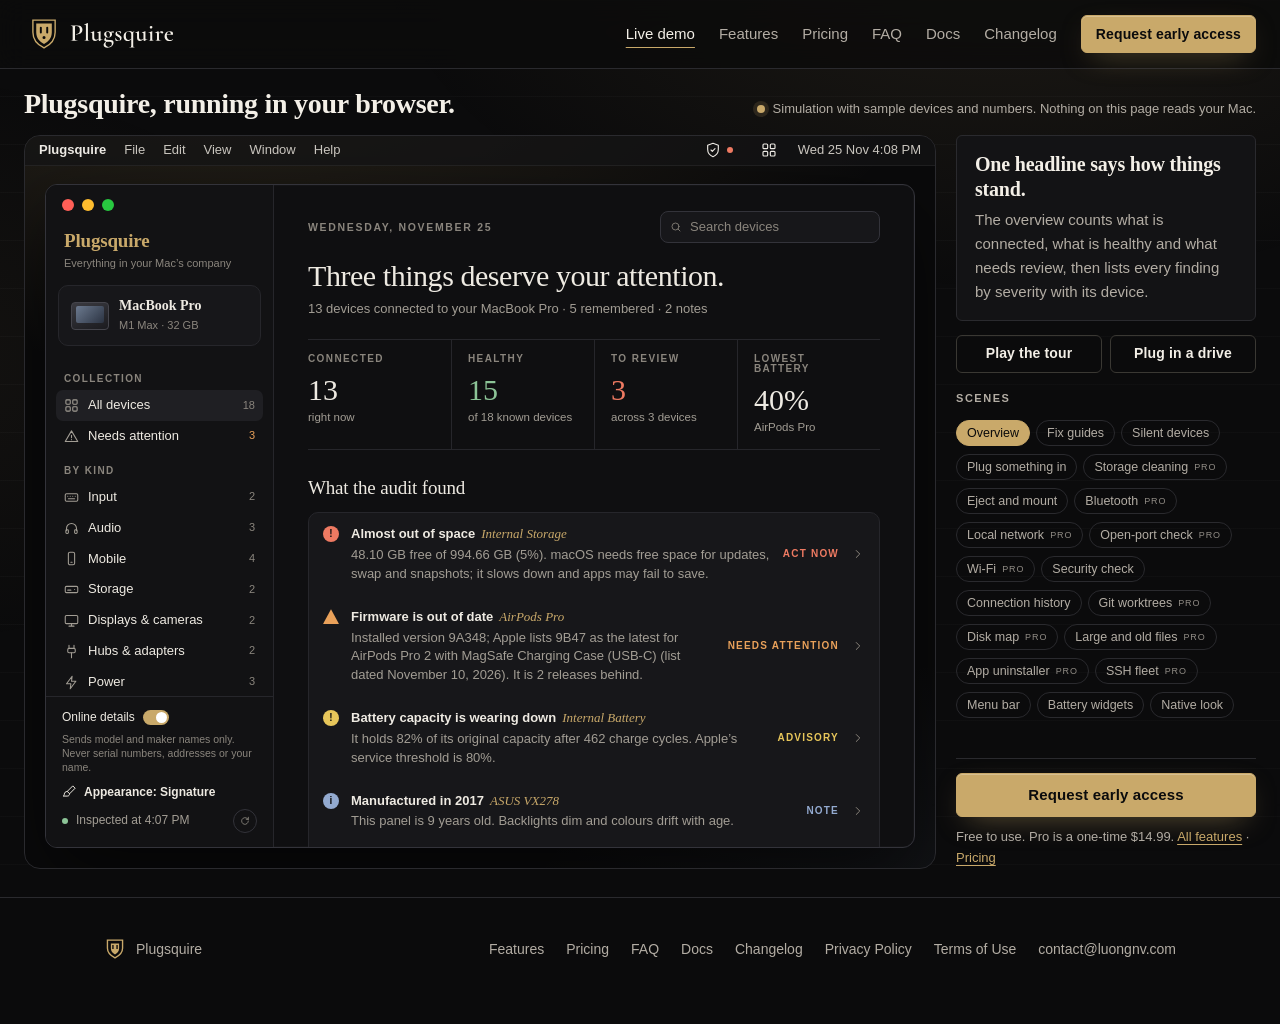
<file: index.html>
<!doctype html>
<html lang="en">
<head>
<meta charset="utf-8">
<meta name="viewport" content="width=device-width, initial-scale=1">
<title>Plugsquire · Live demo: see how it checks everything plugged into your Mac</title>
<meta name="description" content="Plugsquire lists every device on every bus of your Mac, says what each one is, and checks it for problems, each finding with its evidence and the fix. Try every feature in the live demo.">
<meta name="theme-color" content="#0B0B0C">
<meta property="og:title" content="Plugsquire">
<meta property="og:description" content="Know whether everything plugged into your Mac is healthy. Try every feature in the live demo.">
<meta property="og:type" content="website">
<meta property="og:url" content="https://plugsquire.luongnv.com/">
<meta property="og:image" content="https://plugsquire.luongnv.com/assets/media/og-image.jpg">
<meta property="og:image:width" content="1200">
<meta property="og:image:height" content="630">
<meta property="og:image:alt" content="Plugsquire's overview window under the line “Everything in your Mac’s company.”">
<meta name="twitter:card" content="summary_large_image">
<link rel="icon" href="assets/favicon.svg" type="image/svg+xml">
<link rel="stylesheet" href="css/style.css?v=20261125c">
<script>
/* Old links to sections that moved to their own pages. */
(function () { var m = { '#features': 'features.html', '#how': 'features.html#how', '#pricing': 'pricing.html', '#faq': 'faq.html' }; var t = m[location.hash]; if (t) location.replace(t); })();
</script>
<link rel="stylesheet" href="css/sim.css?v=20261125c">
<script src="js/sim.js?v=20261125c" defer></script>
</head>
<body class="is-play">
<!--email_off-->
<a class="skip" href="#main">Skip to content</a>

<header class="site-header">
  <div class="wrap">
    <a class="brand" href="index.html" aria-label="Plugsquire home"><img src="assets/logo-site.svg" alt="Plugsquire" width="178" height="40"></a>
    <nav class="nav" aria-label="Main">
      <a class="nav-link" href="index.html" aria-current="page">Live demo</a>
      <a class="nav-link" href="features.html">Features</a>
      <a class="nav-link" href="pricing.html">Pricing</a>
      <a class="nav-link" href="faq.html">FAQ</a>
      <a class="nav-link" href="docs.html">Docs</a>
      <a class="nav-link" href="changelog.html">Changelog</a>
    </nav>
    <a class="btn btn-primary btn-sm header-cta" href="mailto:contact@luongnv.com?subject=Plugsquire%20early%20access&amp;body=Please%20add%20me%20to%20the%20Plugsquire%20early%20access%20list."><span class="cta-long">Request early access</span><span class="cta-short">Early access</span></a>
  </div>
</header>

<main id="main" class="play">
  <!-- The home page is the live demo: the app's window, simulated with sample data (js/sim.js). -->
  <div class="play-wrap">
    <div class="play-bar">
      <h1 id="demo-title">Plugsquire, running in your browser.</h1>
      <p class="sim-disclaimer">Simulation with sample devices and numbers. Nothing on this page reads your Mac.</p>
    </div>

    <div id="demo" class="play-grid">
      <div class="play-stage">
        <div id="sim" class="sim" hidden></div>
        <noscript>
          <figure class="hero-shot" style="margin:0">
            <img src="assets/media/overview-1200.png" width="1600" height="1046" alt="Plugsquire's overview: three things deserve your attention, seven devices connected, and the audit's findings, each with its device and severity.">
          </figure>
          <p class="sim-disclaimer" style="margin-top:12px">The live demo needs JavaScript. This is a screenshot of the app's overview. See <a href="features.html">every feature</a>, <a href="pricing.html">pricing</a> and the <a href="faq.html">FAQ</a>.</p>
        </noscript>
      </div>

      <aside class="play-rail" aria-label="Demo guide">
        <div class="play-rail-inner">
          <div class="sim-caption" aria-live="polite">
            <h2 id="sim-cap-title">Click anything in the window.</h2>
            <p id="sim-cap-text">Pick a scene below, press "Play the tour", or explore the sidebar yourself.</p>
          </div>
          <div class="sim-ctl">
            <button id="sim-play" class="btn btn-ghost btn-sm sim-play" type="button">Play the tour</button>
            <button id="sim-plug" class="btn btn-ghost btn-sm sim-play" type="button">Plug in a drive</button>
          </div>
          <h2 class="rail-h">Scenes</h2>
          <ul id="sim-chips" class="sim-chips" aria-label="Demo scenes"></ul>
          <div class="rail-cta">
            <a class="btn btn-primary" href="mailto:contact@luongnv.com?subject=Plugsquire%20early%20access&amp;body=Please%20add%20me%20to%20the%20Plugsquire%20early%20access%20list.">Request early access</a>
            <p>Free to use. Pro is a one-time $14.99. <a href="features.html">All features</a> · <a href="pricing.html">Pricing</a></p>
          </div>
        </div>
      </aside>
    </div>
  </div>
</main>

<footer class="site-footer">
  <div class="wrap">
    <a class="foot-brand" href="index.html"><img src="assets/favicon.svg" alt="" width="22" height="22">Plugsquire</a>
    <nav aria-label="Footer">
      <a href="features.html">Features</a>
      <a href="pricing.html">Pricing</a>
      <a href="faq.html">FAQ</a>
      <a href="docs.html">Docs</a>
      <a href="changelog.html">Changelog</a>
      <a href="privacy.html">Privacy Policy</a>
      <a href="terms.html">Terms of Use</a>
      <a href="mailto:contact@luongnv.com?subject=Plugsquire">contact@luongnv.com</a>
    </nav>
  </div>
</footer>
<!--/email_off-->
</body>
</html>
</file>
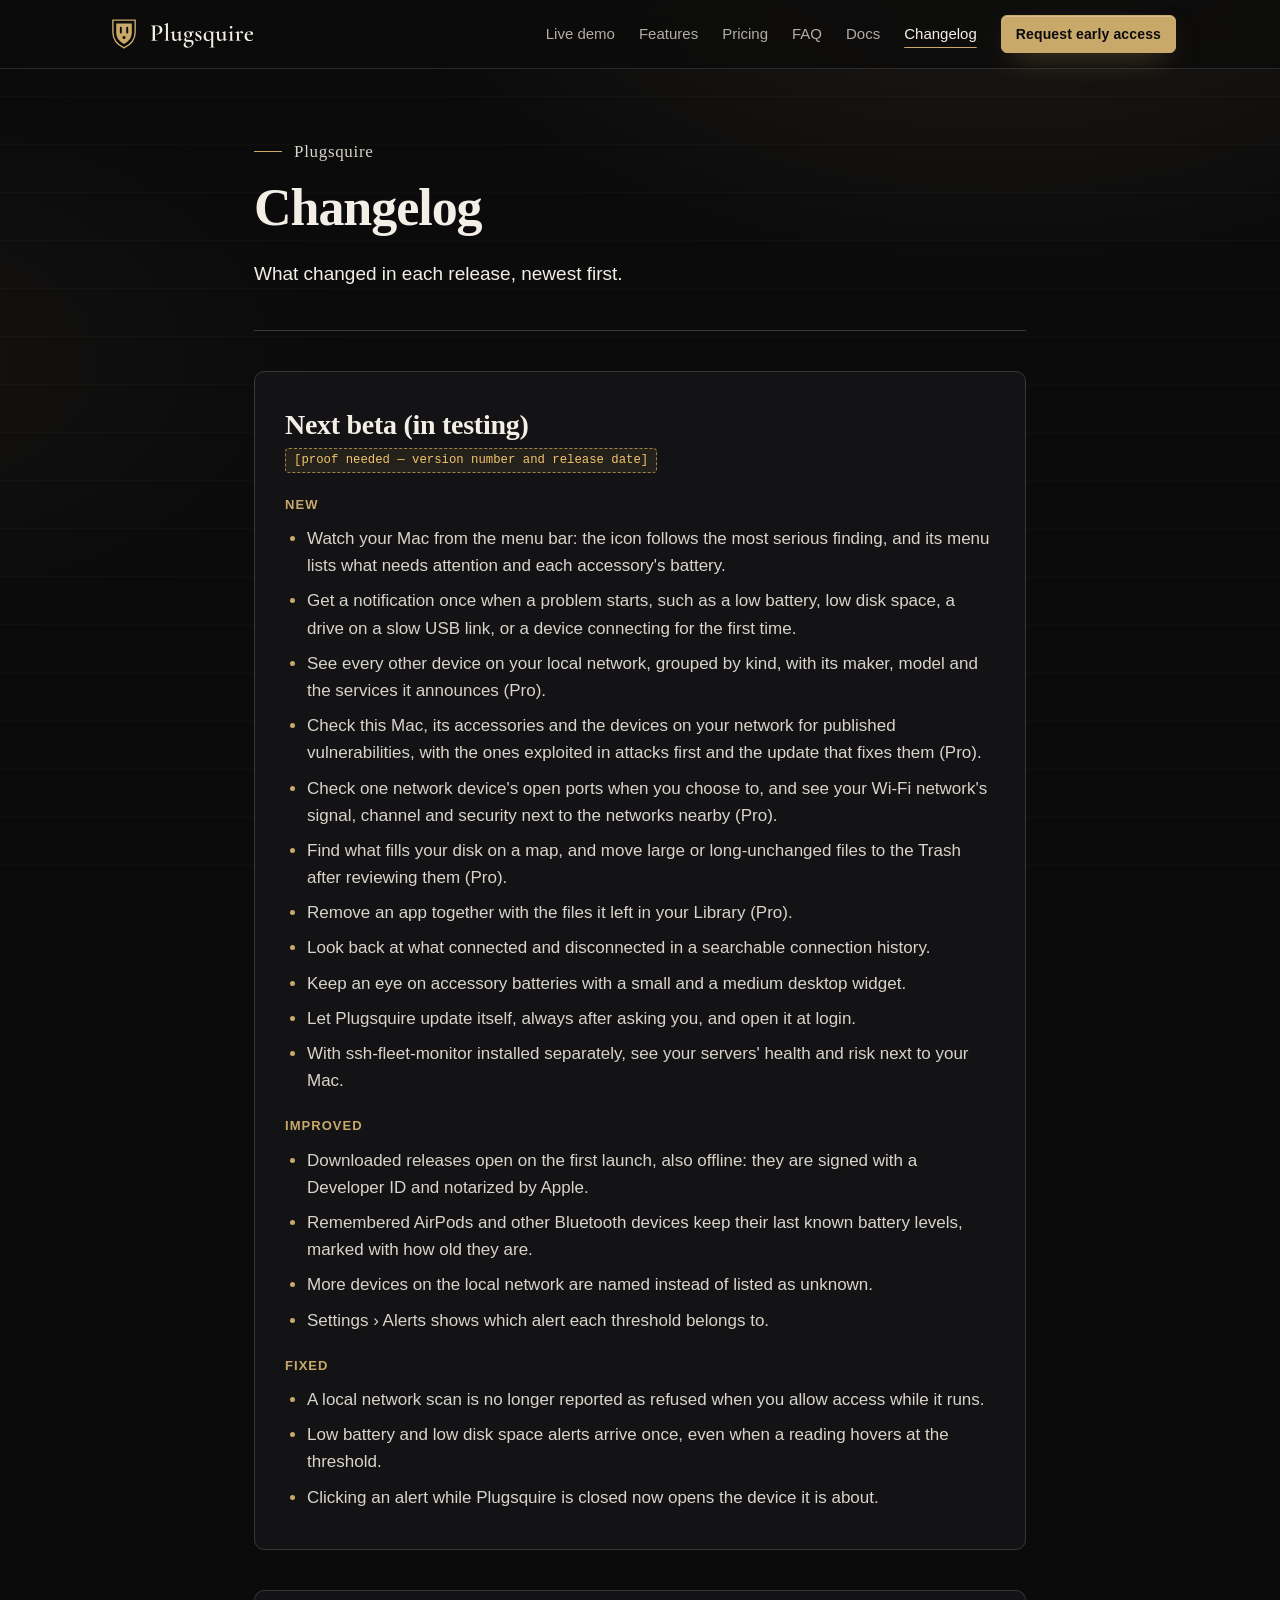
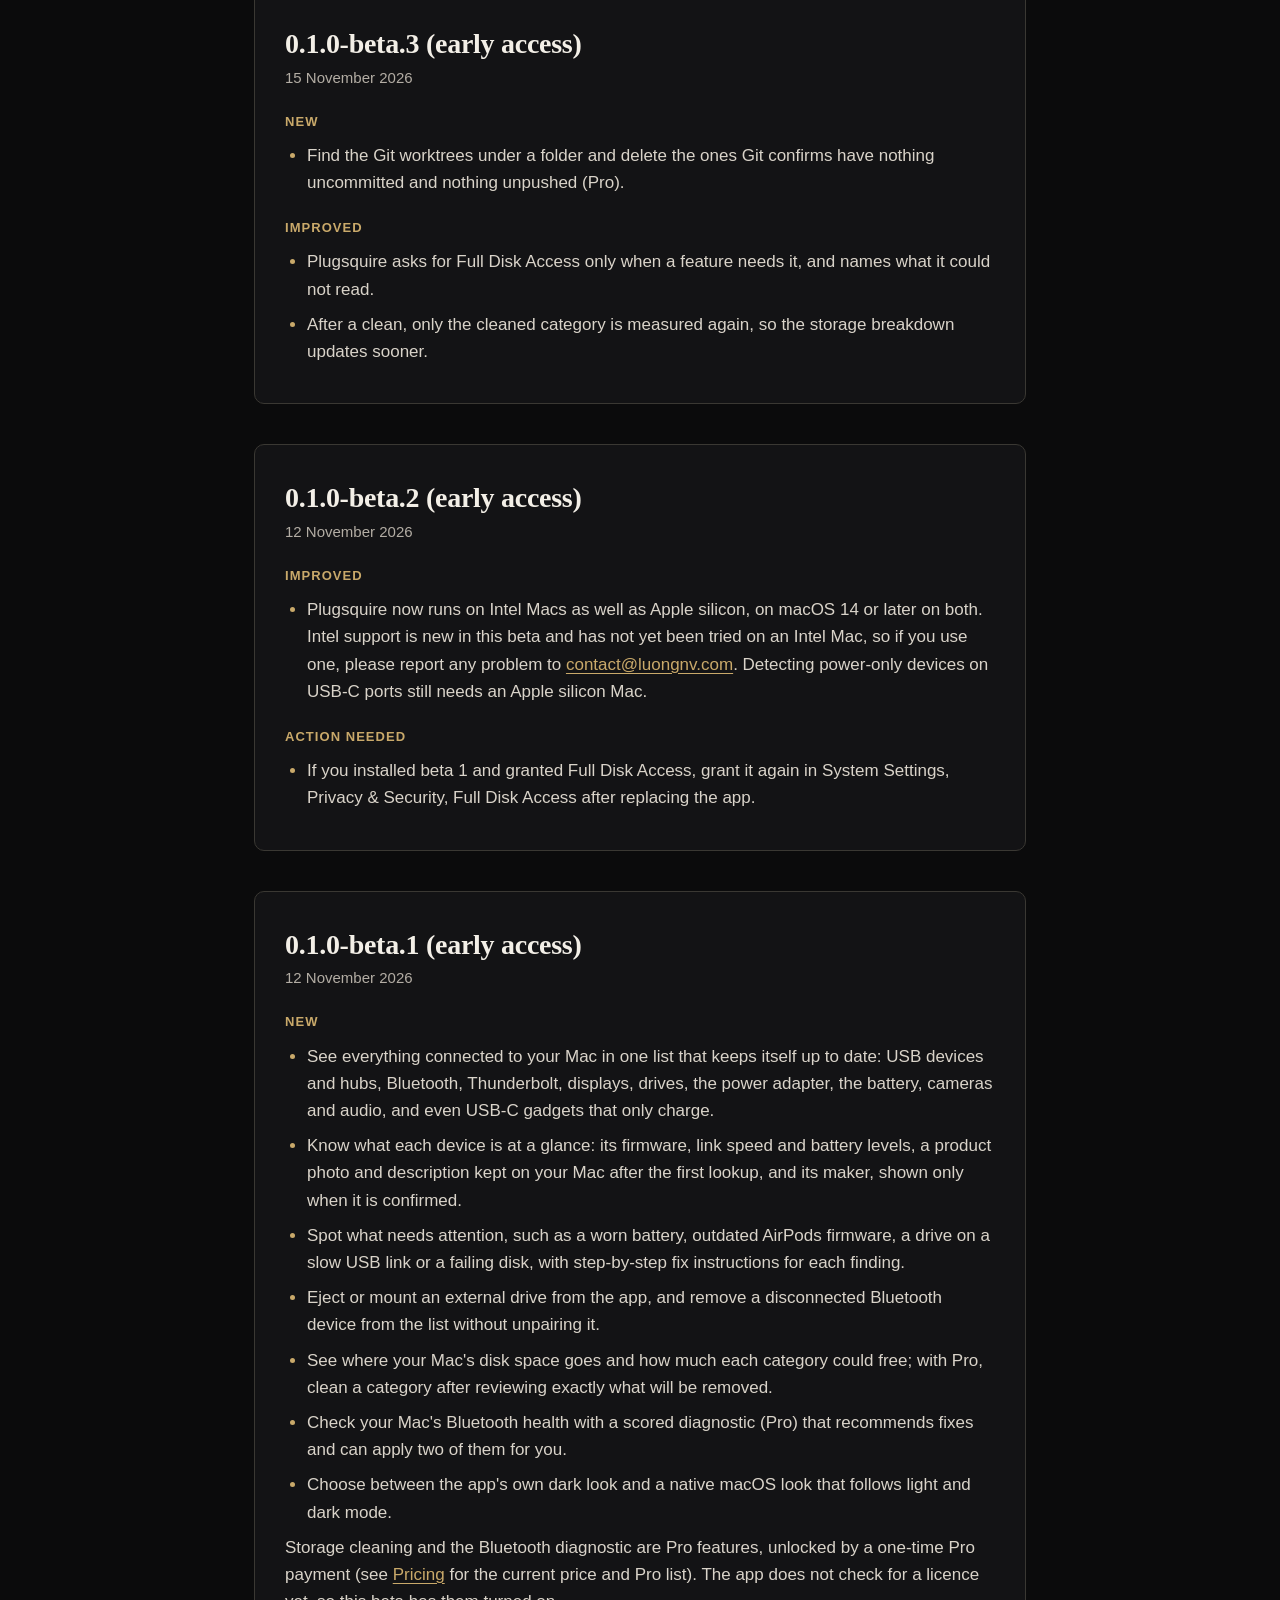
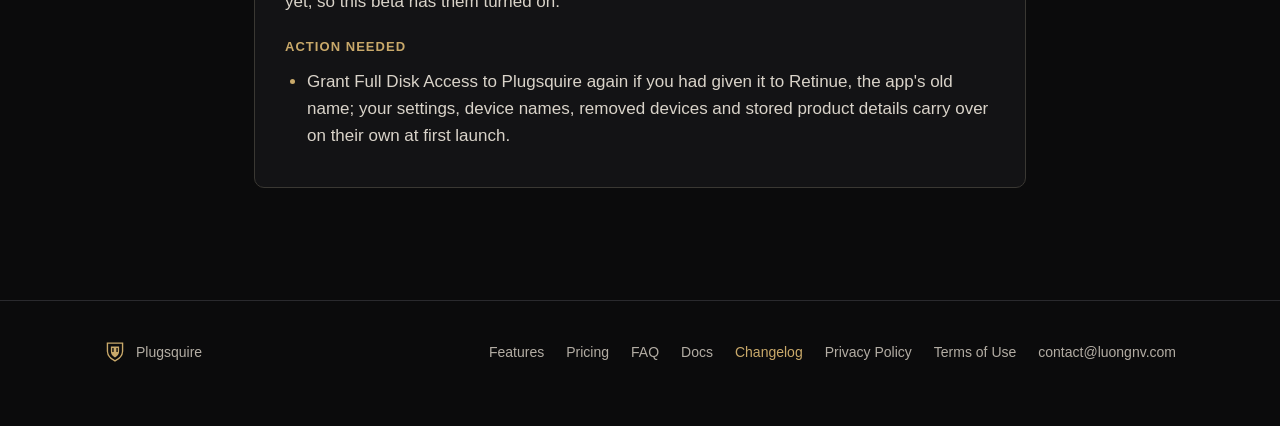
<file: changelog.html>
<!doctype html>
<html lang="en">
<head>
<meta charset="utf-8">
<meta name="viewport" content="width=device-width, initial-scale=1">
<title>Changelog · Plugsquire</title>
<meta name="description" content="What is new in each Plugsquire release.">
<meta name="theme-color" content="#0B0B0C">
<link rel="icon" href="assets/favicon.svg" type="image/svg+xml">
<link rel="stylesheet" href="css/style.css?v=20261125c">
</head>
<body>
<!--email_off-->
<a class="skip" href="#main">Skip to content</a>

<header class="site-header">
  <div class="wrap">
    <a class="brand" href="index.html" aria-label="Plugsquire home"><img src="assets/logo-site.svg" alt="Plugsquire" width="178" height="40"></a>
    <nav class="nav" aria-label="Main">
      <a class="nav-link" href="index.html">Live demo</a>
      <a class="nav-link" href="features.html">Features</a>
      <a class="nav-link" href="pricing.html">Pricing</a>
      <a class="nav-link" href="faq.html">FAQ</a>
      <a class="nav-link" href="docs.html">Docs</a>
      <a class="nav-link" href="changelog.html" aria-current="page">Changelog</a>
    </nav>
    <a class="btn btn-primary btn-sm header-cta" href="mailto:contact@luongnv.com?subject=Plugsquire%20early%20access&amp;body=Please%20add%20me%20to%20the%20Plugsquire%20early%20access%20list."><span class="cta-long">Request early access</span><span class="cta-short">Early access</span></a>
  </div>
</header>

<main id="main" class="doc">
  <div class="wrap">
    <header class="doc-head">
      <p class="motto">Plugsquire</p>
      <h1>Changelog</h1>
      <p class="summary">What changed in each release, newest first.</p>
    </header>

    <article class="release" id="next">
      <h2>Next beta (in testing)</h2>
      <p class="when"><span class="gap">[proof needed — version number and release date]</span></p>

      <h3>New</h3>
      <ul>
        <li>Watch your Mac from the menu bar: the icon follows the most serious finding, and its menu lists what needs attention and each accessory's battery.</li>
        <li>Get a notification once when a problem starts, such as a low battery, low disk space, a drive on a slow USB link, or a device connecting for the first time.</li>
        <li>See every other device on your local network, grouped by kind, with its maker, model and the services it announces (Pro).</li>
        <li>Check this Mac, its accessories and the devices on your network for published vulnerabilities, with the ones exploited in attacks first and the update that fixes them (Pro).</li>
        <li>Check one network device's open ports when you choose to, and see your Wi-Fi network's signal, channel and security next to the networks nearby (Pro).</li>
        <li>Find what fills your disk on a map, and move large or long-unchanged files to the Trash after reviewing them (Pro).</li>
        <li>Remove an app together with the files it left in your Library (Pro).</li>
        <li>Look back at what connected and disconnected in a searchable connection history.</li>
        <li>Keep an eye on accessory batteries with a small and a medium desktop widget.</li>
        <li>Let Plugsquire update itself, always after asking you, and open it at login.</li>
        <li>With ssh-fleet-monitor installed separately, see your servers' health and risk next to your Mac.</li>
      </ul>

      <h3>Improved</h3>
      <ul>
        <li>Downloaded releases open on the first launch, also offline: they are signed with a Developer ID and notarized by Apple.</li>
        <li>Remembered AirPods and other Bluetooth devices keep their last known battery levels, marked with how old they are.</li>
        <li>More devices on the local network are named instead of listed as unknown.</li>
        <li>Settings › Alerts shows which alert each threshold belongs to.</li>
      </ul>

      <h3>Fixed</h3>
      <ul>
        <li>A local network scan is no longer reported as refused when you allow access while it runs.</li>
        <li>Low battery and low disk space alerts arrive once, even when a reading hovers at the threshold.</li>
        <li>Clicking an alert while Plugsquire is closed now opens the device it is about.</li>
      </ul>
    </article>

    <article class="release" id="v0-1-0-beta-3">
      <h2>0.1.0-beta.3 (early access)</h2>
      <p class="when">15 November 2026</p>

      <h3>New</h3>
      <ul>
        <li>Find the Git worktrees under a folder and delete the ones Git confirms have nothing uncommitted and nothing unpushed (Pro).</li>
      </ul>

      <h3>Improved</h3>
      <ul>
        <li>Plugsquire asks for Full Disk Access only when a feature needs it, and names what it could not read.</li>
        <li>After a clean, only the cleaned category is measured again, so the storage breakdown updates sooner.</li>
      </ul>
    </article>

    <article class="release" id="v0-1-0-beta-2">
      <h2>0.1.0-beta.2 (early access)</h2>
      <p class="when">12 November 2026</p>

      <h3>Improved</h3>
      <ul>
        <li>Plugsquire now runs on Intel Macs as well as Apple silicon, on macOS 14 or later on both. Intel support is new in this beta and has not yet been tried on an Intel Mac, so if you use one, please report any problem to <a href="mailto:contact@luongnv.com?subject=Plugsquire">contact@luongnv.com</a>. Detecting power-only devices on USB-C ports still needs an Apple silicon Mac.</li>
      </ul>

      <h3>Action needed</h3>
      <ul>
        <li>If you installed beta 1 and granted Full Disk Access, grant it again in System Settings, Privacy &amp; Security, Full Disk Access after replacing the app.</li>
      </ul>
    </article>

    <article class="release" id="v0-1-0-beta-1">
      <h2>0.1.0-beta.1 (early access)</h2>
      <p class="when">12 November 2026</p>

      <h3>New</h3>
      <ul>
        <li>See everything connected to your Mac in one list that keeps itself up to date: USB devices and hubs, Bluetooth, Thunderbolt, displays, drives, the power adapter, the battery, cameras and audio, and even USB-C gadgets that only charge.</li>
        <li>Know what each device is at a glance: its firmware, link speed and battery levels, a product photo and description kept on your Mac after the first lookup, and its maker, shown only when it is confirmed.</li>
        <li>Spot what needs attention, such as a worn battery, outdated AirPods firmware, a drive on a slow USB link or a failing disk, with step-by-step fix instructions for each finding.</li>
        <li>Eject or mount an external drive from the app, and remove a disconnected Bluetooth device from the list without unpairing it.</li>
        <li>See where your Mac's disk space goes and how much each category could free; with Pro, clean a category after reviewing exactly what will be removed.</li>
        <li>Check your Mac's Bluetooth health with a scored diagnostic (Pro) that recommends fixes and can apply two of them for you.</li>
        <li>Choose between the app's own dark look and a native macOS look that follows light and dark mode.</li>
      </ul>
      <p>Storage cleaning and the Bluetooth diagnostic are Pro features, unlocked by a one-time Pro payment (see <a href="pricing.html">Pricing</a> for the current price and Pro list). The app does not check for a licence yet, so this beta has them turned on.</p>

      <h3>Action needed</h3>
      <ul>
        <li>Grant Full Disk Access to Plugsquire again if you had given it to Retinue, the app's old name; your settings, device names, removed devices and stored product details carry over on their own at first launch.</li>
      </ul>
    </article>
  </div>
</main>

<footer class="site-footer">
  <div class="wrap">
    <a class="foot-brand" href="index.html"><img src="assets/favicon.svg" alt="" width="22" height="22">Plugsquire</a>
    <nav aria-label="Footer">
      <a href="features.html">Features</a>
      <a href="pricing.html">Pricing</a>
      <a href="faq.html">FAQ</a>
      <a href="docs.html">Docs</a>
      <a href="changelog.html" aria-current="page">Changelog</a>
      <a href="privacy.html">Privacy Policy</a>
      <a href="terms.html">Terms of Use</a>
      <a href="mailto:contact@luongnv.com?subject=Plugsquire">contact@luongnv.com</a>
    </nav>
  </div>
</footer>
<!--/email_off-->
</body>
</html>
</file>
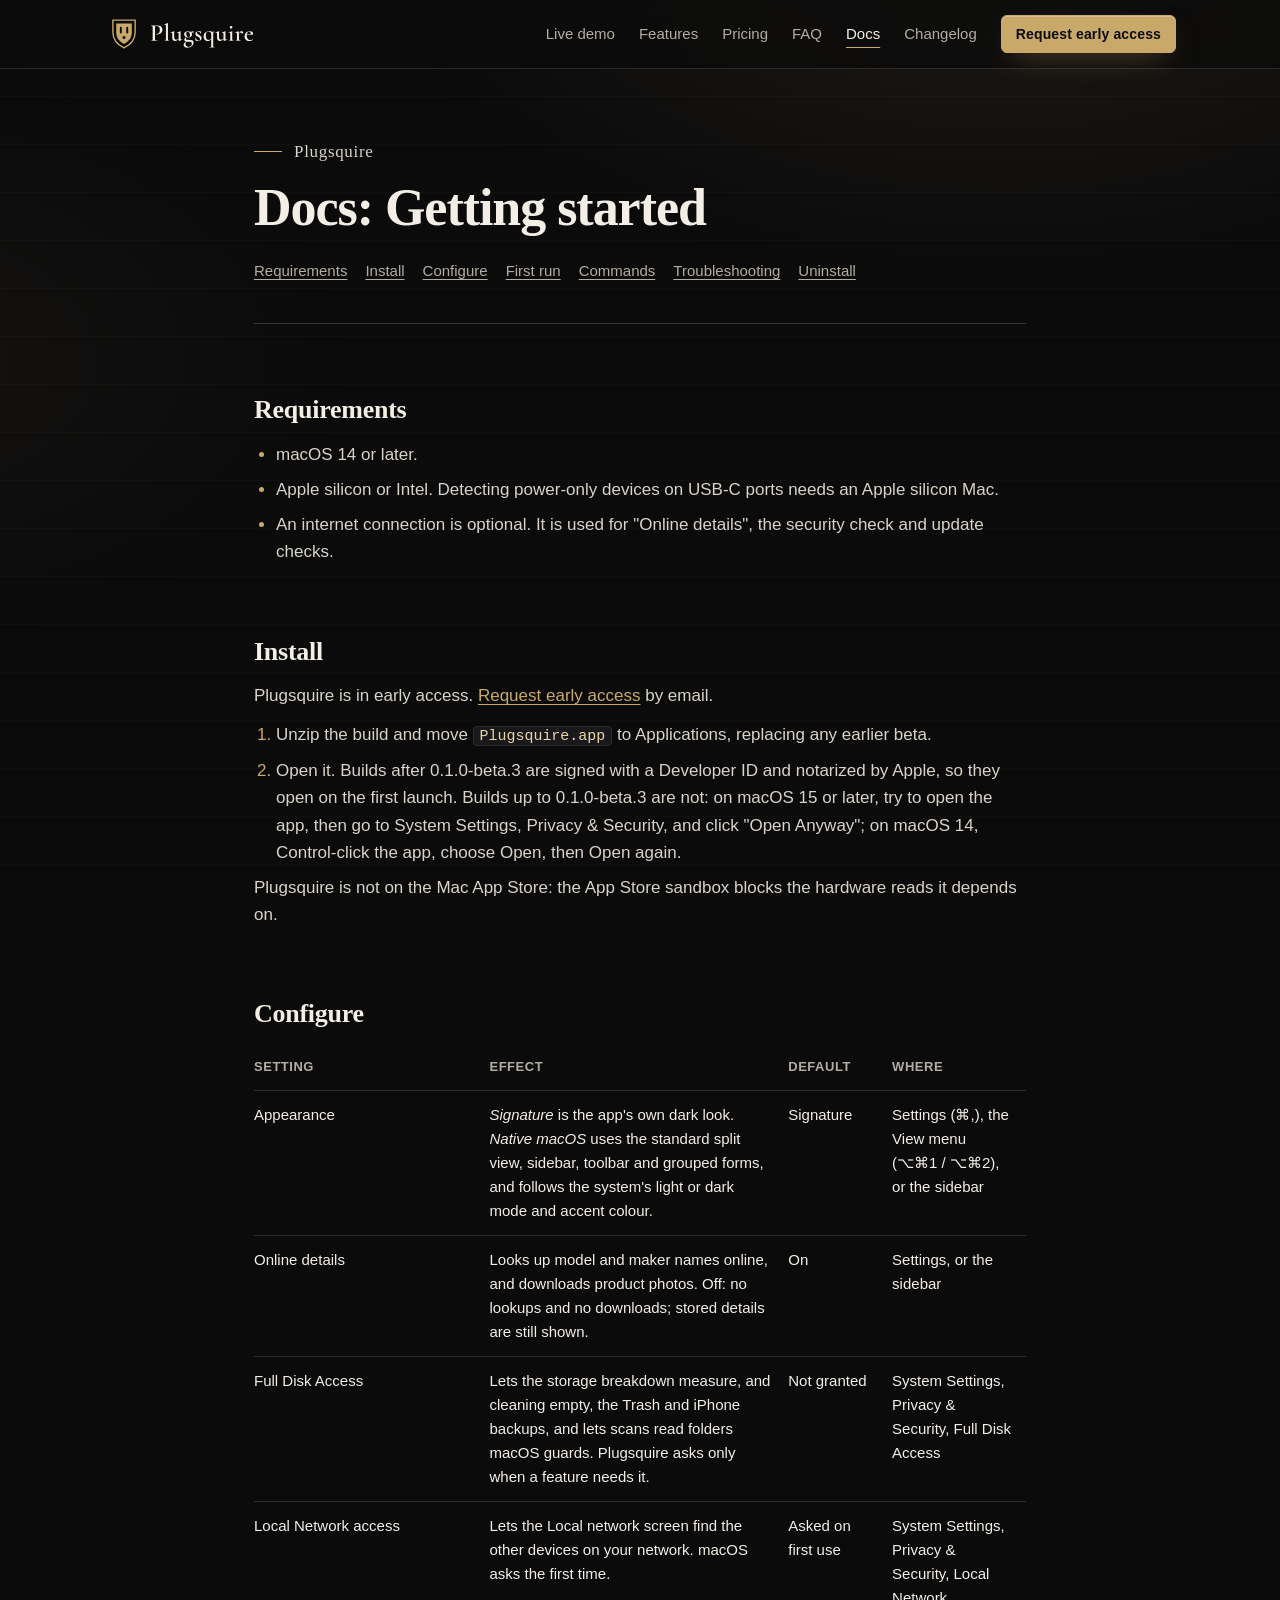
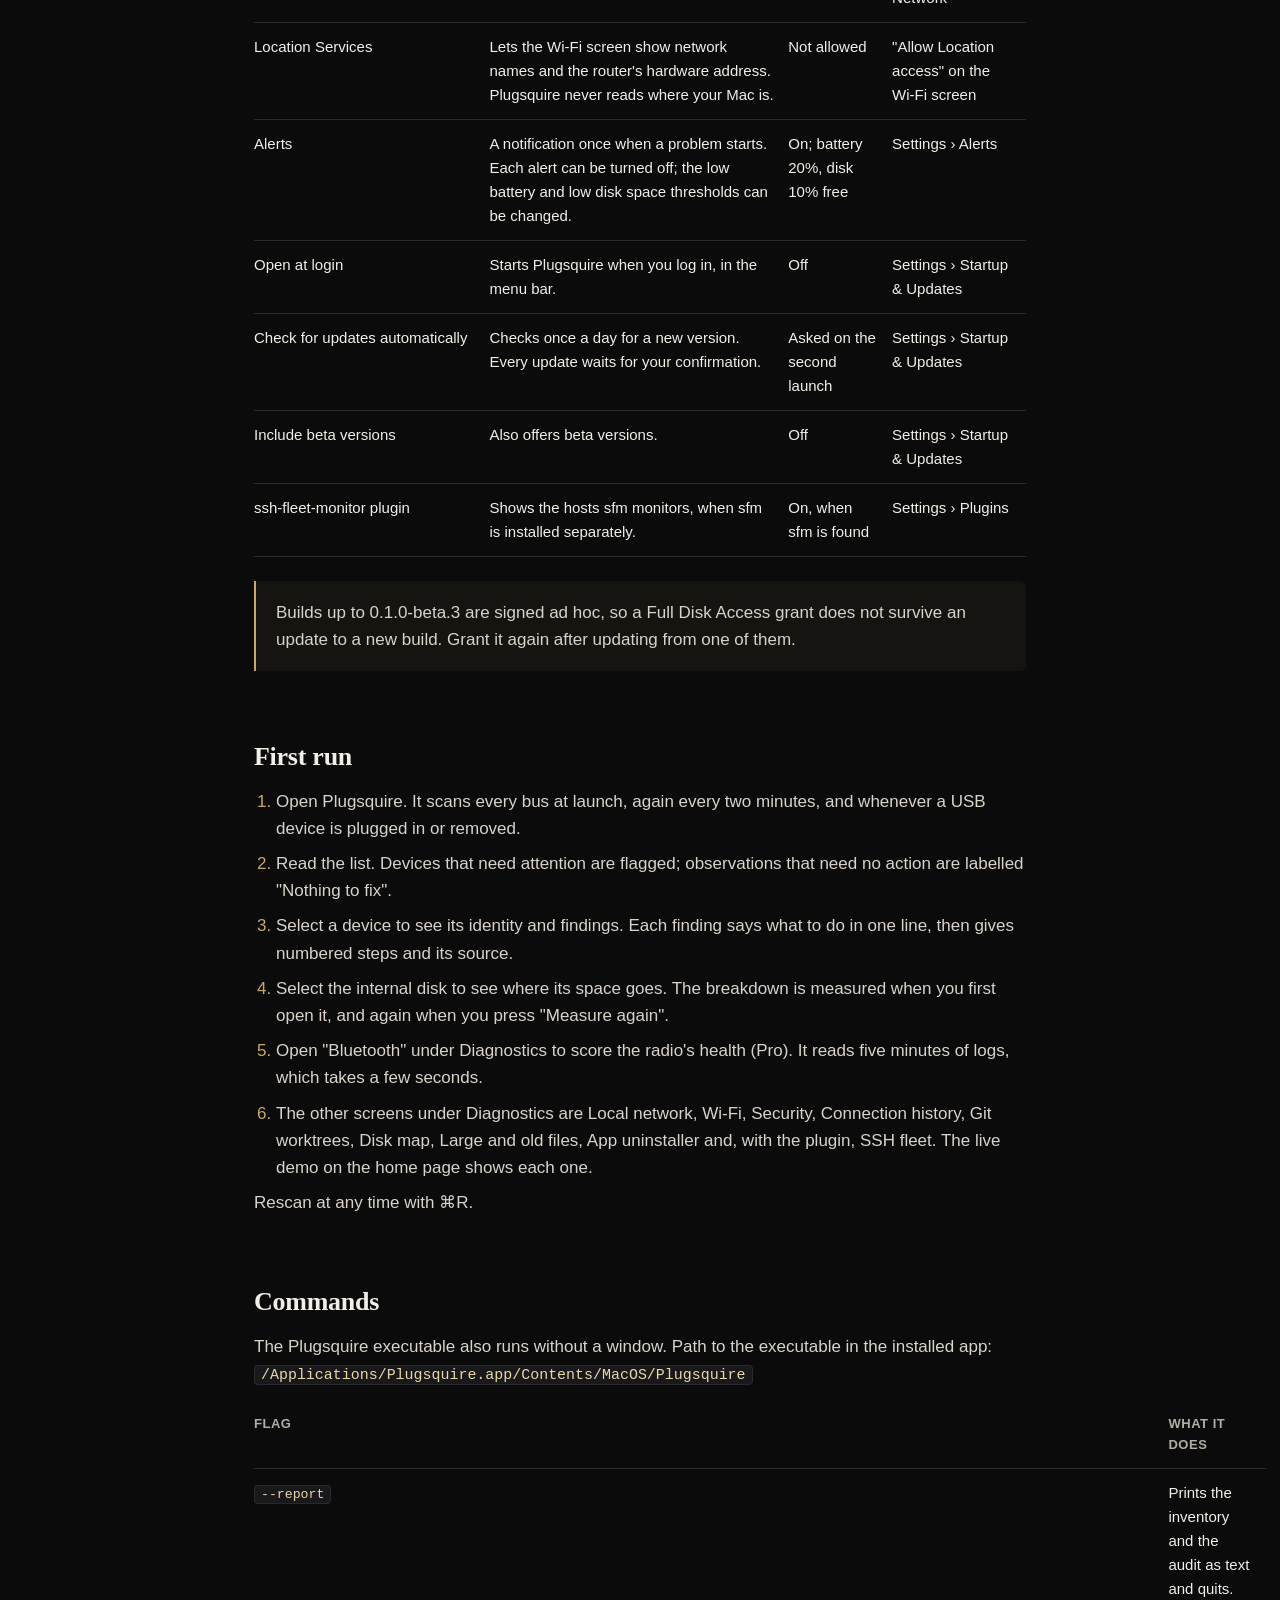
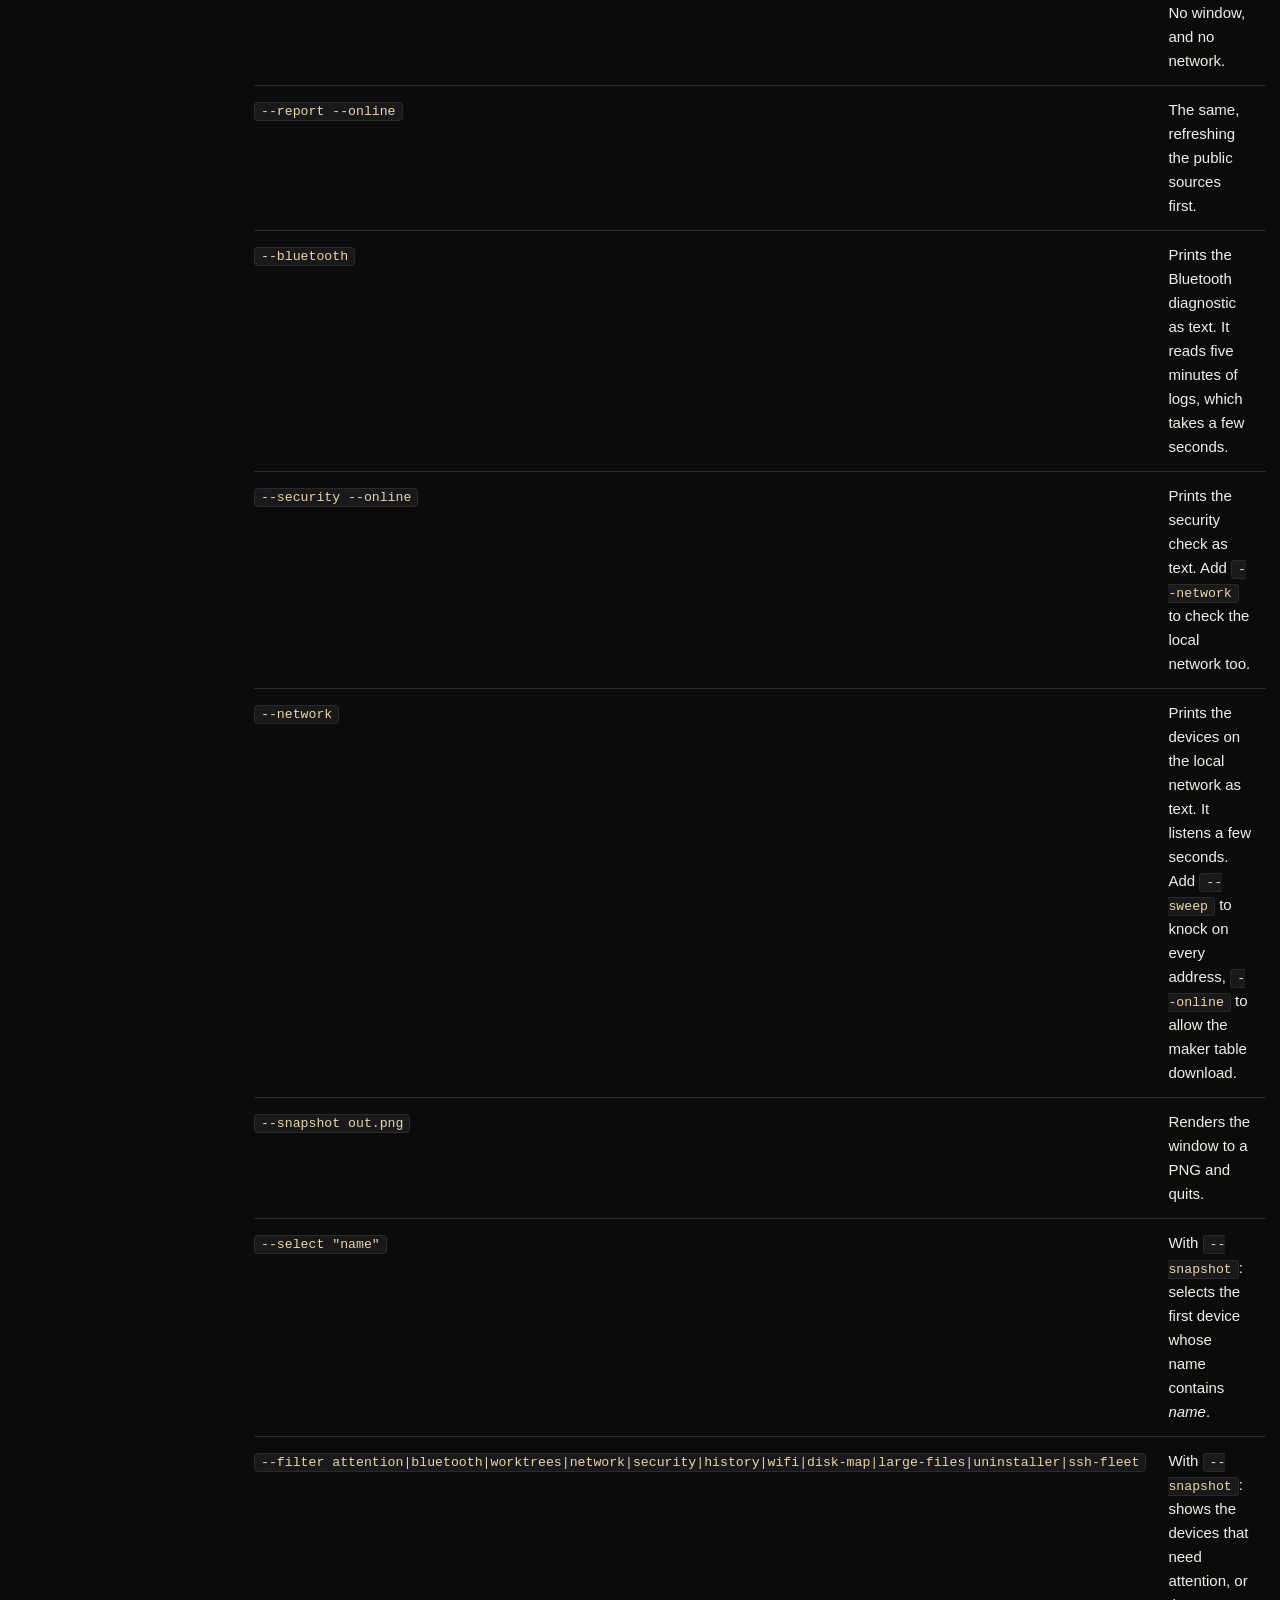
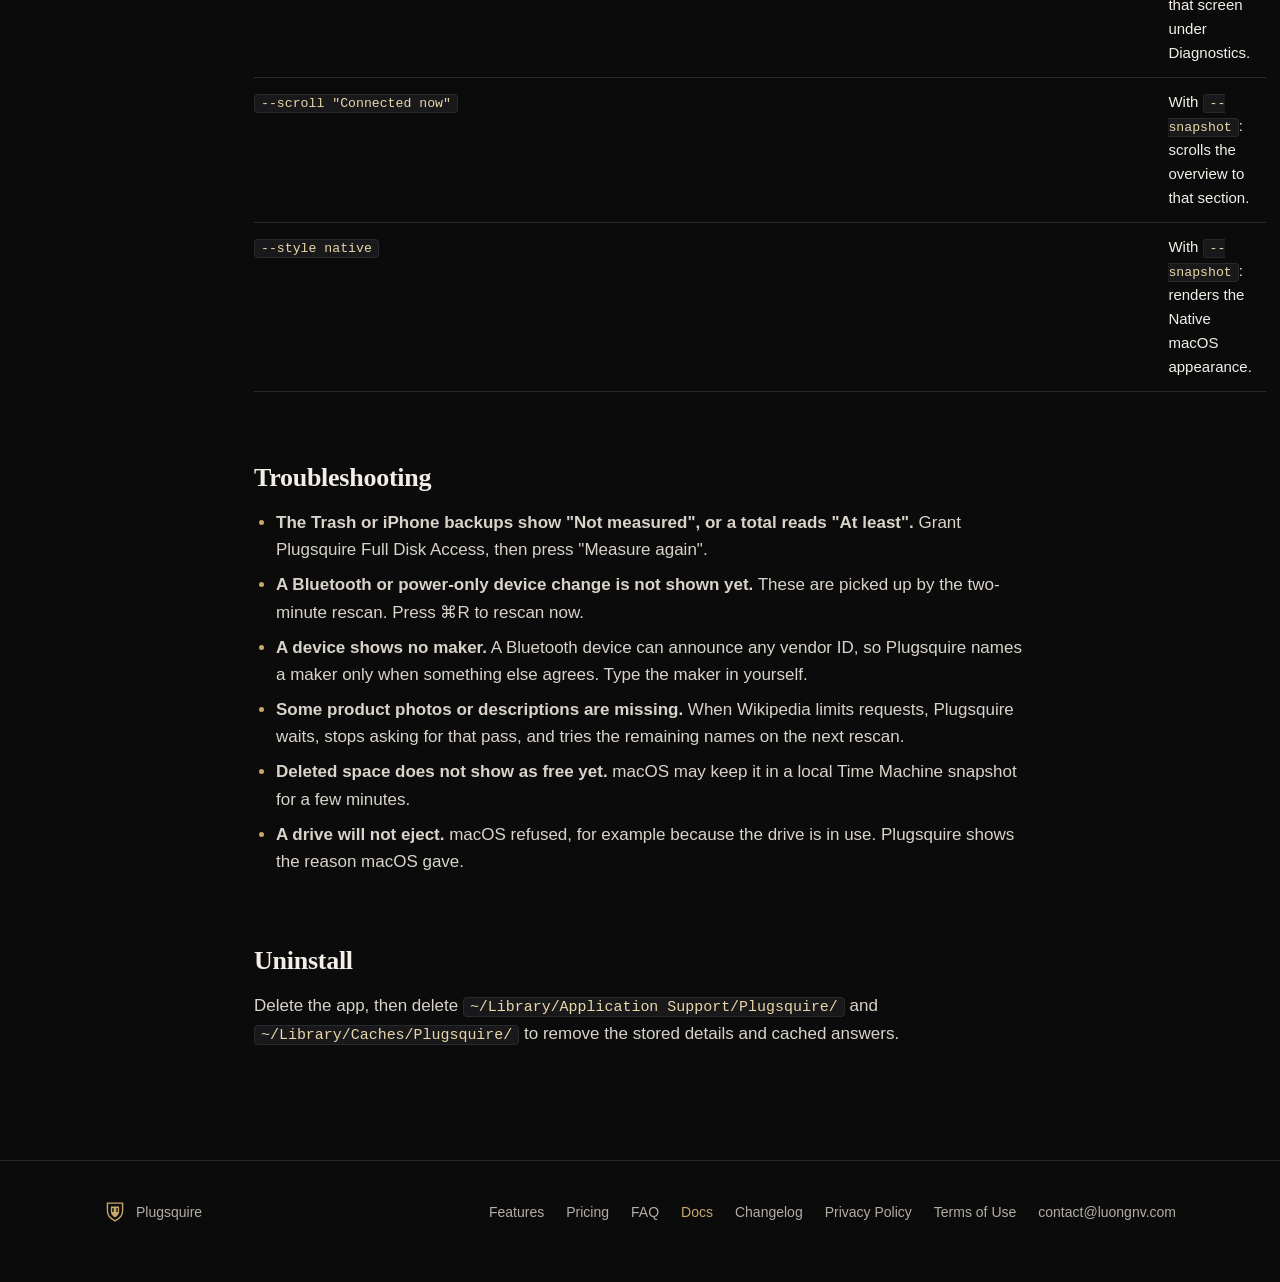
<file: docs.html>
<!doctype html>
<html lang="en">
<head>
<meta charset="utf-8">
<meta name="viewport" content="width=device-width, initial-scale=1">
<title>Docs: Getting started · Plugsquire</title>
<meta name="description" content="Requirements, settings, first run, command-line flags and troubleshooting for Plugsquire.">
<meta name="theme-color" content="#0B0B0C">
<link rel="icon" href="assets/favicon.svg" type="image/svg+xml">
<link rel="stylesheet" href="css/style.css?v=20261125c">
</head>
<body>
<!--email_off-->
<a class="skip" href="#main">Skip to content</a>

<header class="site-header">
  <div class="wrap">
    <a class="brand" href="index.html" aria-label="Plugsquire home"><img src="assets/logo-site.svg" alt="Plugsquire" width="178" height="40"></a>
    <nav class="nav" aria-label="Main">
      <a class="nav-link" href="index.html">Live demo</a>
      <a class="nav-link" href="features.html">Features</a>
      <a class="nav-link" href="pricing.html">Pricing</a>
      <a class="nav-link" href="faq.html">FAQ</a>
      <a class="nav-link" href="docs.html" aria-current="page">Docs</a>
      <a class="nav-link" href="changelog.html">Changelog</a>
    </nav>
    <a class="btn btn-primary btn-sm header-cta" href="mailto:contact@luongnv.com?subject=Plugsquire%20early%20access&amp;body=Please%20add%20me%20to%20the%20Plugsquire%20early%20access%20list."><span class="cta-long">Request early access</span><span class="cta-short">Early access</span></a>
  </div>
</header>

<main id="main" class="doc">
  <div class="wrap">
    <header class="doc-head">
      <p class="motto">Plugsquire</p>
      <h1>Docs: Getting started</h1>
      <nav class="toc" aria-label="On this page">
        <a href="#requirements">Requirements</a>
        <a href="#install">Install</a>
        <a href="#configure">Configure</a>
        <a href="#first-run">First run</a>
        <a href="#commands">Commands</a>
        <a href="#troubleshooting">Troubleshooting</a>
        <a href="#uninstall">Uninstall</a>
      </nav>
    </header>

    <h2 id="requirements">Requirements</h2>
    <ul>
      <li>macOS 14 or later.</li>
      <li>Apple silicon or Intel. Detecting power-only devices on USB-C ports needs an Apple silicon Mac.</li>
      <li>An internet connection is optional. It is used for "Online details", the security check and update checks.</li>
    </ul>

    <h2 id="install">Install</h2>
    <p>Plugsquire is in early access. <a href="mailto:contact@luongnv.com?subject=Plugsquire%20early%20access&amp;body=Please%20add%20me%20to%20the%20Plugsquire%20early%20access%20list.">Request early access</a> by email.</p>
    <ol>
      <li>Unzip the build and move <code>Plugsquire.app</code> to Applications, replacing any earlier beta.</li>
      <li>Open it. Builds after 0.1.0-beta.3 are signed with a Developer ID and notarized by Apple, so they open on the first launch. Builds up to 0.1.0-beta.3 are not: on macOS 15 or later, try to open the app, then go to System Settings, Privacy &amp; Security, and click "Open Anyway"; on macOS 14, Control-click the app, choose Open, then Open again.</li>
    </ol>
    <p>Plugsquire is not on the Mac App Store: the App Store sandbox blocks the hardware reads it depends on.</p>

    <h2 id="configure">Configure</h2>
    <table class="flags">
      <thead><tr><th scope="col">Setting</th><th scope="col">Effect</th><th scope="col">Default</th><th scope="col">Where</th></tr></thead>
      <tbody>
        <tr><td>Appearance</td><td><em>Signature</em> is the app's own dark look. <em>Native macOS</em> uses the standard split view, sidebar, toolbar and grouped forms, and follows the system's light or dark mode and accent colour.</td><td>Signature</td><td>Settings (⌘,), the View menu (⌥⌘1 / ⌥⌘2), or the sidebar</td></tr>
        <tr><td>Online details</td><td>Looks up model and maker names online, and downloads product photos. Off: no lookups and no downloads; stored details are still shown.</td><td>On</td><td>Settings, or the sidebar</td></tr>
        <tr><td>Full Disk Access</td><td>Lets the storage breakdown measure, and cleaning empty, the Trash and iPhone backups, and lets scans read folders macOS guards. Plugsquire asks only when a feature needs it.</td><td>Not granted</td><td>System Settings, Privacy &amp; Security, Full Disk Access</td></tr>
        <tr><td>Local Network access</td><td>Lets the Local network screen find the other devices on your network. macOS asks the first time.</td><td>Asked on first use</td><td>System Settings, Privacy &amp; Security, Local Network</td></tr>
        <tr><td>Location Services</td><td>Lets the Wi-Fi screen show network names and the router's hardware address. Plugsquire never reads where your Mac is.</td><td>Not allowed</td><td>"Allow Location access" on the Wi-Fi screen</td></tr>
        <tr><td>Alerts</td><td>A notification once when a problem starts. Each alert can be turned off; the low battery and low disk space thresholds can be changed.</td><td>On; battery 20%, disk 10% free</td><td>Settings › Alerts</td></tr>
        <tr><td>Open at login</td><td>Starts Plugsquire when you log in, in the menu bar.</td><td>Off</td><td>Settings › Startup &amp; Updates</td></tr>
        <tr><td>Check for updates automatically</td><td>Checks once a day for a new version. Every update waits for your confirmation.</td><td>Asked on the second launch</td><td>Settings › Startup &amp; Updates</td></tr>
        <tr><td>Include beta versions</td><td>Also offers beta versions.</td><td>Off</td><td>Settings › Startup &amp; Updates</td></tr>
        <tr><td>ssh-fleet-monitor plugin</td><td>Shows the hosts sfm monitors, when sfm is installed separately.</td><td>On, when sfm is found</td><td>Settings › Plugins</td></tr>
      </tbody>
    </table>
    <div class="callout"><p>Builds up to 0.1.0-beta.3 are signed ad hoc, so a Full Disk Access grant does not survive an update to a new build. Grant it again after updating from one of them.</p></div>

    <h2 id="first-run">First run</h2>
    <ol>
      <li>Open Plugsquire. It scans every bus at launch, again every two minutes, and whenever a USB device is plugged in or removed.</li>
      <li>Read the list. Devices that need attention are flagged; observations that need no action are labelled "Nothing to fix".</li>
      <li>Select a device to see its identity and findings. Each finding says what to do in one line, then gives numbered steps and its source.</li>
      <li>Select the internal disk to see where its space goes. The breakdown is measured when you first open it, and again when you press "Measure again".</li>
      <li>Open "Bluetooth" under Diagnostics to score the radio's health (Pro). It reads five minutes of logs, which takes a few seconds.</li>
      <li>The other screens under Diagnostics are Local network, Wi-Fi, Security, Connection history, Git worktrees, Disk map, Large and old files, App uninstaller and, with the plugin, SSH fleet. The live demo on the home page shows each one.</li>
    </ol>
    <p>Rescan at any time with ⌘R.</p>

    <h2 id="commands">Commands</h2>
    <p>The Plugsquire executable also runs without a window. Path to the executable in the installed app: <code>/Applications/Plugsquire.app/Contents/MacOS/Plugsquire</code></p>
    <table class="flags">
      <thead><tr><th scope="col">Flag</th><th scope="col">What it does</th></tr></thead>
      <tbody>
        <tr><td><code>--report</code></td><td>Prints the inventory and the audit as text and quits. No window, and no network.</td></tr>
        <tr><td><code>--report --online</code></td><td>The same, refreshing the public sources first.</td></tr>
        <tr><td><code>--bluetooth</code></td><td>Prints the Bluetooth diagnostic as text. It reads five minutes of logs, which takes a few seconds.</td></tr>
        <tr><td><code>--security --online</code></td><td>Prints the security check as text. Add <code>--network</code> to check the local network too.</td></tr>
        <tr><td><code>--network</code></td><td>Prints the devices on the local network as text. It listens a few seconds. Add <code>--sweep</code> to knock on every address, <code>--online</code> to allow the maker table download.</td></tr>
        <tr><td><code>--snapshot out.png</code></td><td>Renders the window to a PNG and quits.</td></tr>
        <tr><td><code>--select "name"</code></td><td>With <code>--snapshot</code>: selects the first device whose name contains <em>name</em>.</td></tr>
        <tr><td><code>--filter attention|bluetooth|worktrees|network|security|history|wifi|disk-map|large-files|uninstaller|ssh-fleet</code></td><td>With <code>--snapshot</code>: shows the devices that need attention, or that screen under Diagnostics.</td></tr>
        <tr><td><code>--scroll "Connected now"</code></td><td>With <code>--snapshot</code>: scrolls the overview to that section.</td></tr>
        <tr><td><code>--style native</code></td><td>With <code>--snapshot</code>: renders the Native macOS appearance.</td></tr>
      </tbody>
    </table>

    <h2 id="troubleshooting">Troubleshooting</h2>
    <ul>
      <li><strong>The Trash or iPhone backups show "Not measured", or a total reads "At least".</strong> Grant Plugsquire Full Disk Access, then press "Measure again".</li>
      <li><strong>A Bluetooth or power-only device change is not shown yet.</strong> These are picked up by the two-minute rescan. Press ⌘R to rescan now.</li>
      <li><strong>A device shows no maker.</strong> A Bluetooth device can announce any vendor ID, so Plugsquire names a maker only when something else agrees. Type the maker in yourself.</li>
      <li><strong>Some product photos or descriptions are missing.</strong> When Wikipedia limits requests, Plugsquire waits, stops asking for that pass, and tries the remaining names on the next rescan.</li>
      <li><strong>Deleted space does not show as free yet.</strong> macOS may keep it in a local Time Machine snapshot for a few minutes.</li>
      <li><strong>A drive will not eject.</strong> macOS refused, for example because the drive is in use. Plugsquire shows the reason macOS gave.</li>
    </ul>

    <h2 id="uninstall">Uninstall</h2>
    <p>Delete the app, then delete <code>~/Library/Application Support/Plugsquire/</code> and <code>~/Library/Caches/Plugsquire/</code> to remove the stored details and cached answers.</p>
  </div>
</main>

<footer class="site-footer">
  <div class="wrap">
    <a class="foot-brand" href="index.html"><img src="assets/favicon.svg" alt="" width="22" height="22">Plugsquire</a>
    <nav aria-label="Footer">
      <a href="features.html">Features</a>
      <a href="pricing.html">Pricing</a>
      <a href="faq.html">FAQ</a>
      <a href="docs.html" aria-current="page">Docs</a>
      <a href="changelog.html">Changelog</a>
      <a href="privacy.html">Privacy Policy</a>
      <a href="terms.html">Terms of Use</a>
      <a href="mailto:contact@luongnv.com?subject=Plugsquire">contact@luongnv.com</a>
    </nav>
  </div>
</footer>
<!--/email_off-->
</body>
</html>
</file>
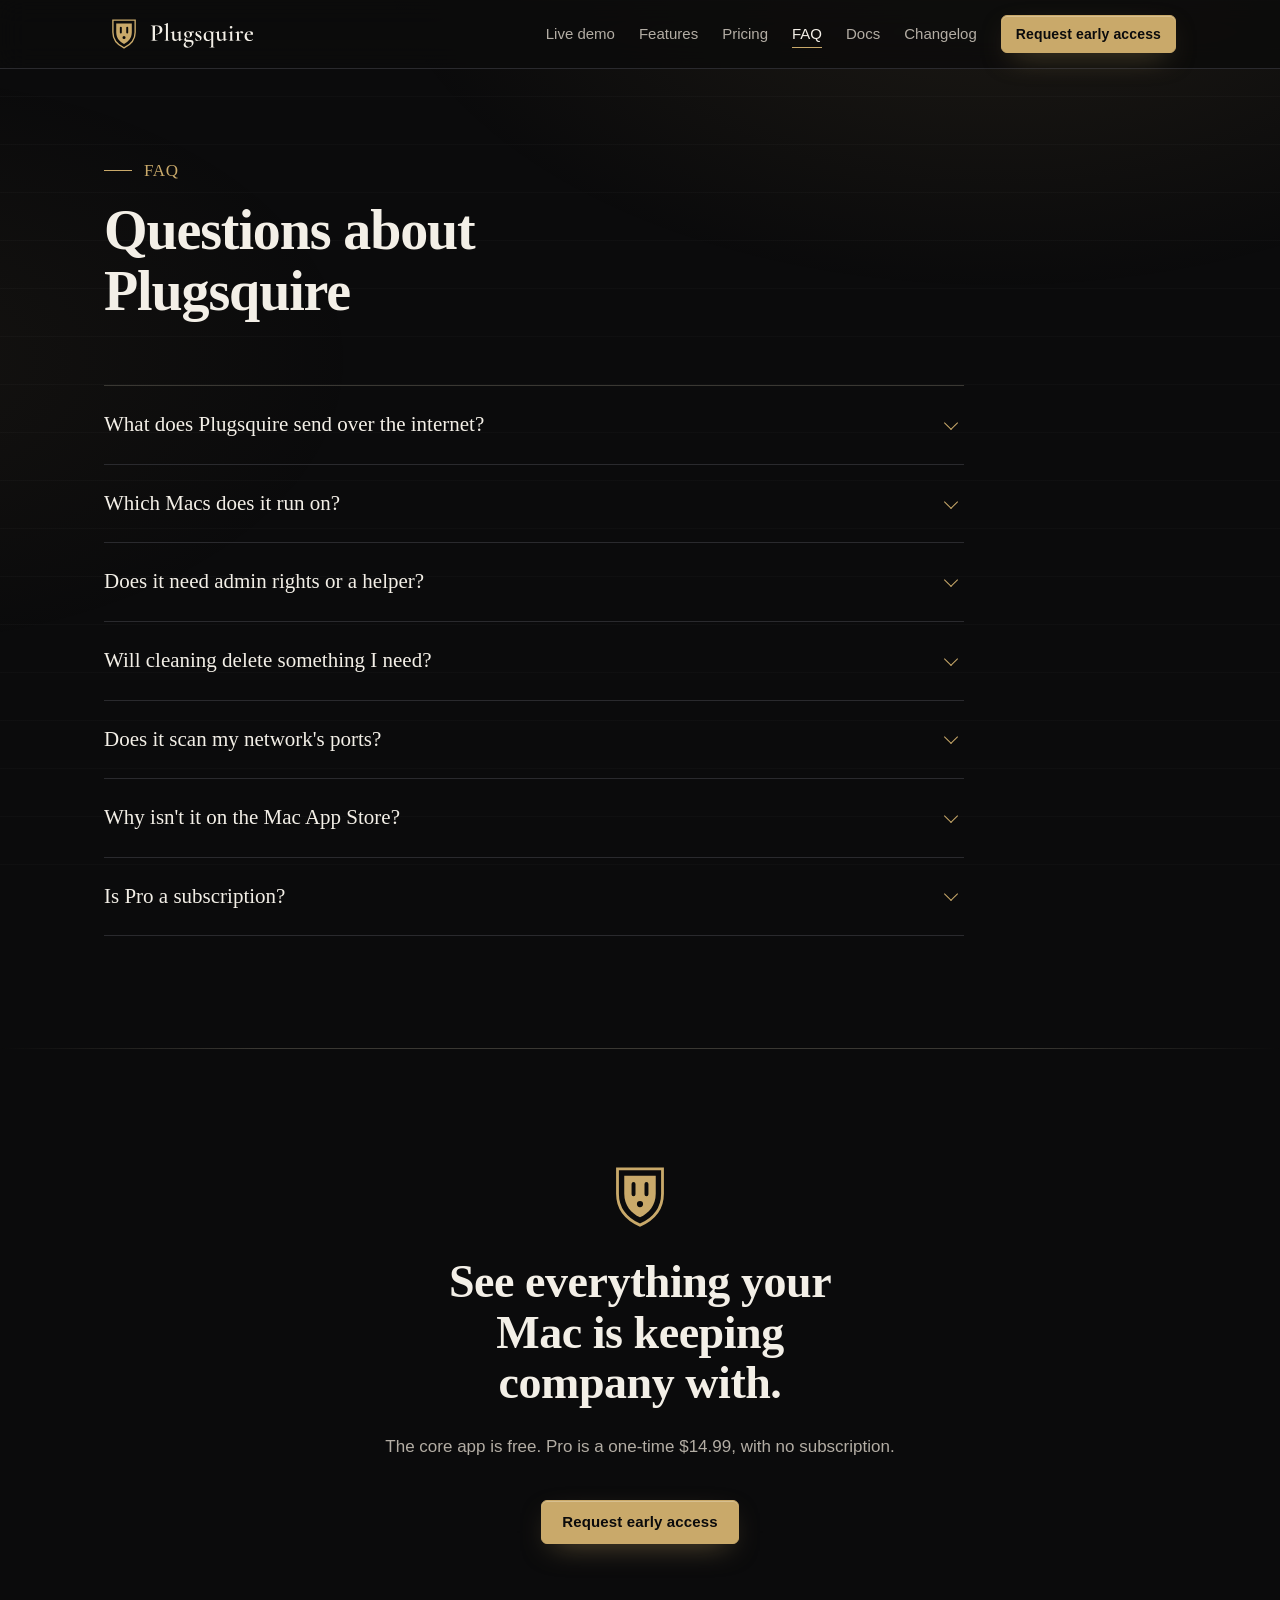
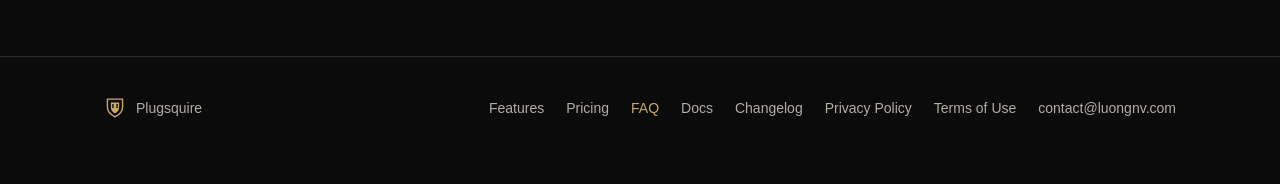
<file: faq.html>
<!doctype html>
<html lang="en">
<head>
<meta charset="utf-8">
<meta name="viewport" content="width=device-width, initial-scale=1">
<title>FAQ · Plugsquire</title>
<meta name="description" content="What Plugsquire sends over the internet, which Macs it runs on, whether it needs admin rights, and how cleaning and the port check stay safe.">
<meta name="theme-color" content="#0B0B0C">
<meta property="og:title" content="FAQ · Plugsquire">
<meta property="og:description" content="What Plugsquire sends over the internet, which Macs it runs on, whether it needs admin rights, and how cleaning and the port check stay safe.">
<meta property="og:type" content="website">
<meta property="og:url" content="https://plugsquire.luongnv.com/faq.html">
<meta property="og:image" content="https://plugsquire.luongnv.com/assets/media/og-image.jpg">
<meta property="og:image:width" content="1200">
<meta property="og:image:height" content="630">
<meta property="og:image:alt" content="Plugsquire's overview window under the line “Everything in your Mac’s company.”">
<meta name="twitter:card" content="summary_large_image">
<link rel="icon" href="assets/favicon.svg" type="image/svg+xml">
<link rel="stylesheet" href="css/style.css?v=20261125c">
</head>
<body>
<!--email_off-->
<a class="skip" href="#main">Skip to content</a>

<header class="site-header">
  <div class="wrap">
    <a class="brand" href="index.html" aria-label="Plugsquire home"><img src="assets/logo-site.svg" alt="Plugsquire" width="178" height="40"></a>
    <nav class="nav" aria-label="Main">
      <a class="nav-link" href="index.html">Live demo</a>
      <a class="nav-link" href="features.html">Features</a>
      <a class="nav-link" href="pricing.html">Pricing</a>
      <a class="nav-link" href="faq.html" aria-current="page">FAQ</a>
      <a class="nav-link" href="docs.html">Docs</a>
      <a class="nav-link" href="changelog.html">Changelog</a>
    </nav>
    <a class="btn btn-primary btn-sm header-cta" href="mailto:contact@luongnv.com?subject=Plugsquire%20early%20access&amp;body=Please%20add%20me%20to%20the%20Plugsquire%20early%20access%20list."><span class="cta-long">Request early access</span><span class="cta-short">Early access</span></a>
  </div>
</header>

<main id="main">

  <!-- FAQ -->
  <section id="faq" class="page-first" aria-labelledby="faq-title">
    <div class="wrap">
      <div class="section-head">
        <p class="motto">FAQ</p>
        <h1 id="faq-title" class="page-title">Questions about Plugsquire</h1>
      </div>
      <div class="faq">
        <details>
          <summary>What does Plugsquire send over the internet?</summary>
          <p>With "Online details" on, a public model name and a maker name go to the USB ID Repository, Wikipedia and Wikidata, and Apple Support. The security check sends product names and your macOS and Safari version numbers to the National Vulnerability Database, and an update check asks this website for the list of versions. Serial numbers, Bluetooth addresses, volume names and the names you give devices never leave your Mac.</p>
        </details>
        <details>
          <summary>Which Macs does it run on?</summary>
          <p>Macs running macOS 14 or later, Apple silicon and Intel. Spotting power-only devices on USB-C ports needs an Apple silicon Mac.</p>
        </details>
        <details>
          <summary>Does it need admin rights or a helper?</summary>
          <p>No. It uses no root access, no private APIs and no helper daemon. Full Disk Access is optional and asked for only when a feature needs it: without it, the Trash and iPhone backups show as "Not measured".</p>
        </details>
        <details>
          <summary>Will cleaning delete something I need?</summary>
          <p>Nothing is removed until you confirm the exact list, and every item is checked again just before it goes. Xcode archives, iPhone backups, large files and uninstalled apps go to the Trash, so you can put them back. Cleaning stays out of Desktop, Documents, Downloads, Pictures, iCloud and Mail.</p>
        </details>
        <details>
          <summary>Does it scan my network's ports?</summary>
          <p>Only when you ask. The local network screen listens to what devices announce. The open-port check runs on one device at a time, after you confirm a warning, and only on a private address inside your own Wi-Fi or Ethernet network.</p>
        </details>
        <details>
          <summary>Why isn't it on the Mac App Store?</summary>
          <p>The App Store sandbox blocks the hardware reads Plugsquire depends on, so it is distributed outside the store.</p>
        </details>
        <details>
          <summary>Is Pro a subscription?</summary>
          <p>No. Pro is a one-time $14.99 payment for the version you buy and the updates published for it.</p>
        </details>
      </div>
    </div>
  </section>

  <hr class="rule">

  <!-- Final CTA -->
  <section class="final" aria-labelledby="final-title">
    <div class="wrap">
      <img class="crest" src="assets/logo-mark.svg" alt="" width="72" height="72">
      <h2 id="final-title">See everything your Mac is keeping company with.</h2>
      <p>The core app is free. Pro is a one-time $14.99, with no subscription.</p>
      <a class="btn btn-primary" href="mailto:contact@luongnv.com?subject=Plugsquire%20early%20access&amp;body=Please%20add%20me%20to%20the%20Plugsquire%20early%20access%20list.">Request early access</a>
    </div>
  </section>

</main>

<footer class="site-footer">
  <div class="wrap">
    <a class="foot-brand" href="index.html"><img src="assets/favicon.svg" alt="" width="22" height="22">Plugsquire</a>
    <nav aria-label="Footer">
      <a href="features.html">Features</a>
      <a href="pricing.html">Pricing</a>
      <a href="faq.html" aria-current="page">FAQ</a>
      <a href="docs.html">Docs</a>
      <a href="changelog.html">Changelog</a>
      <a href="privacy.html">Privacy Policy</a>
      <a href="terms.html">Terms of Use</a>
      <a href="mailto:contact@luongnv.com?subject=Plugsquire">contact@luongnv.com</a>
    </nav>
  </div>
</footer>
<!--/email_off-->
</body>
</html>
</file>
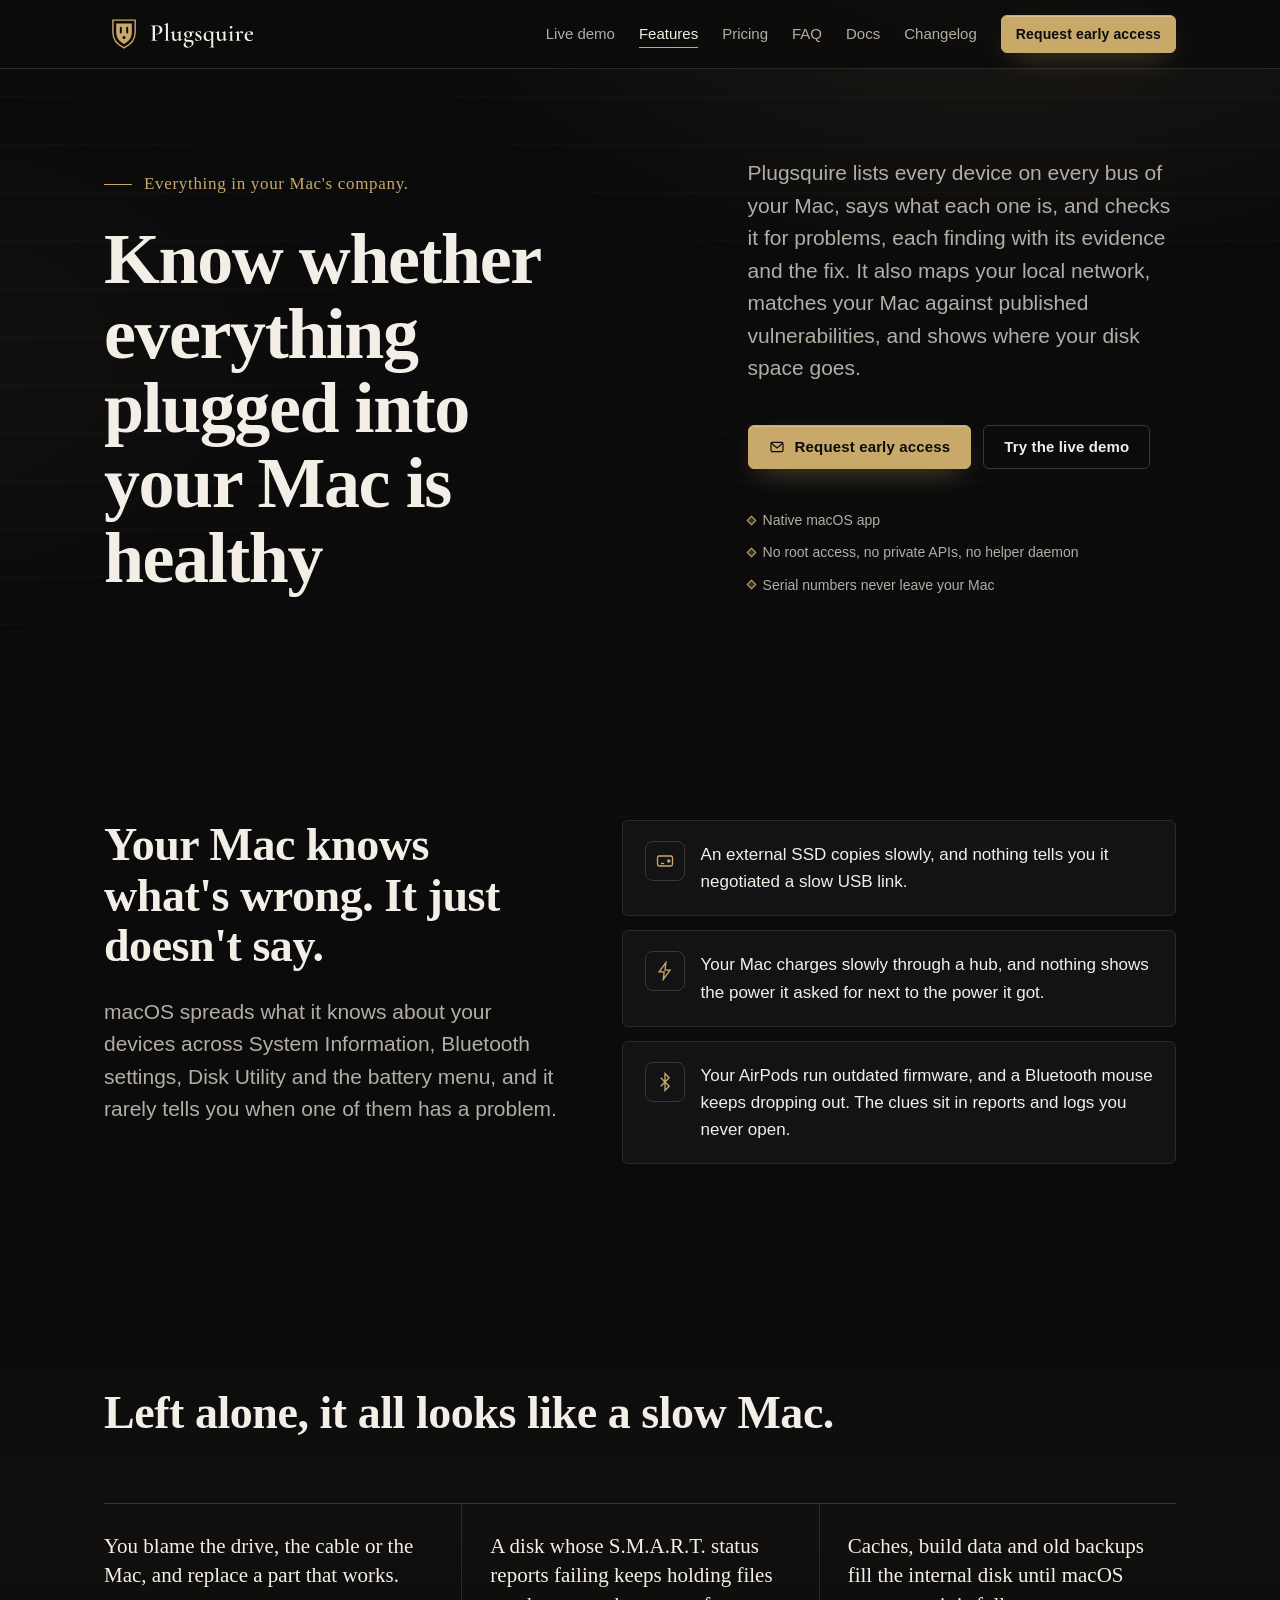
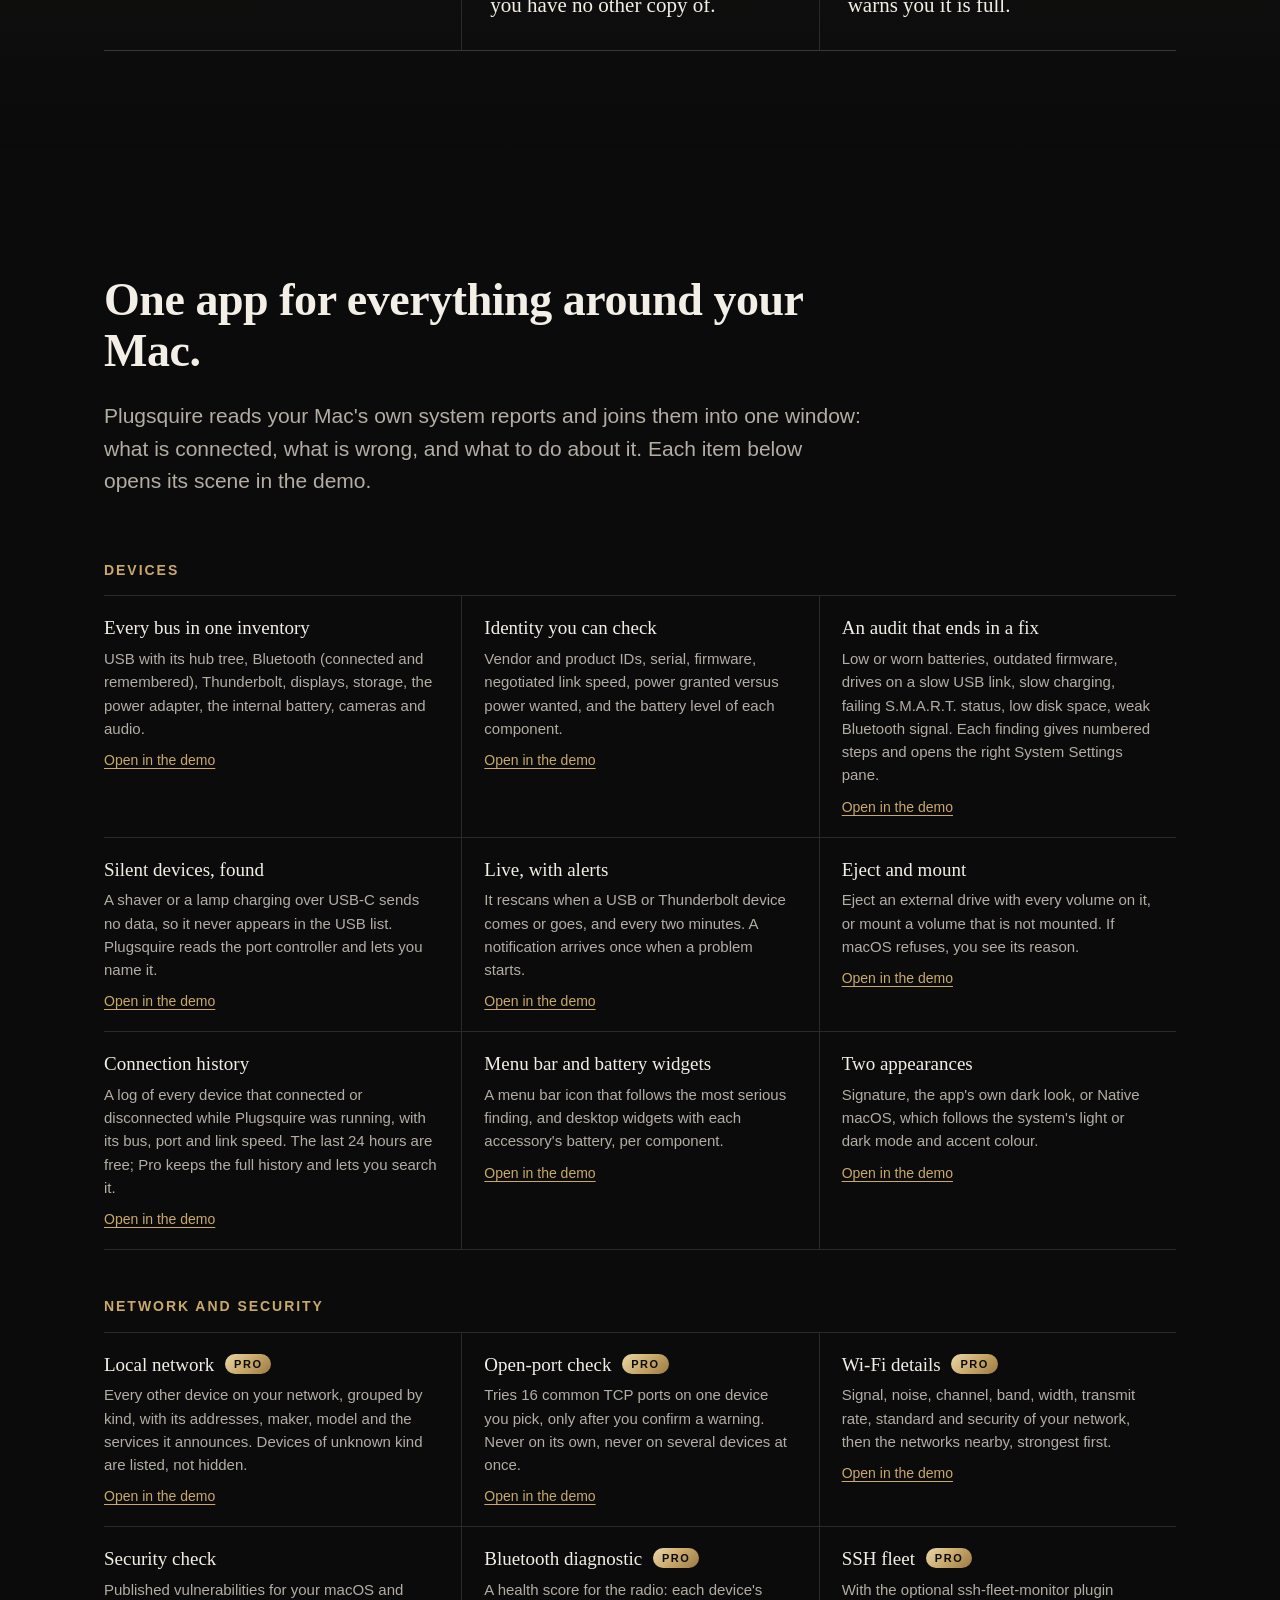
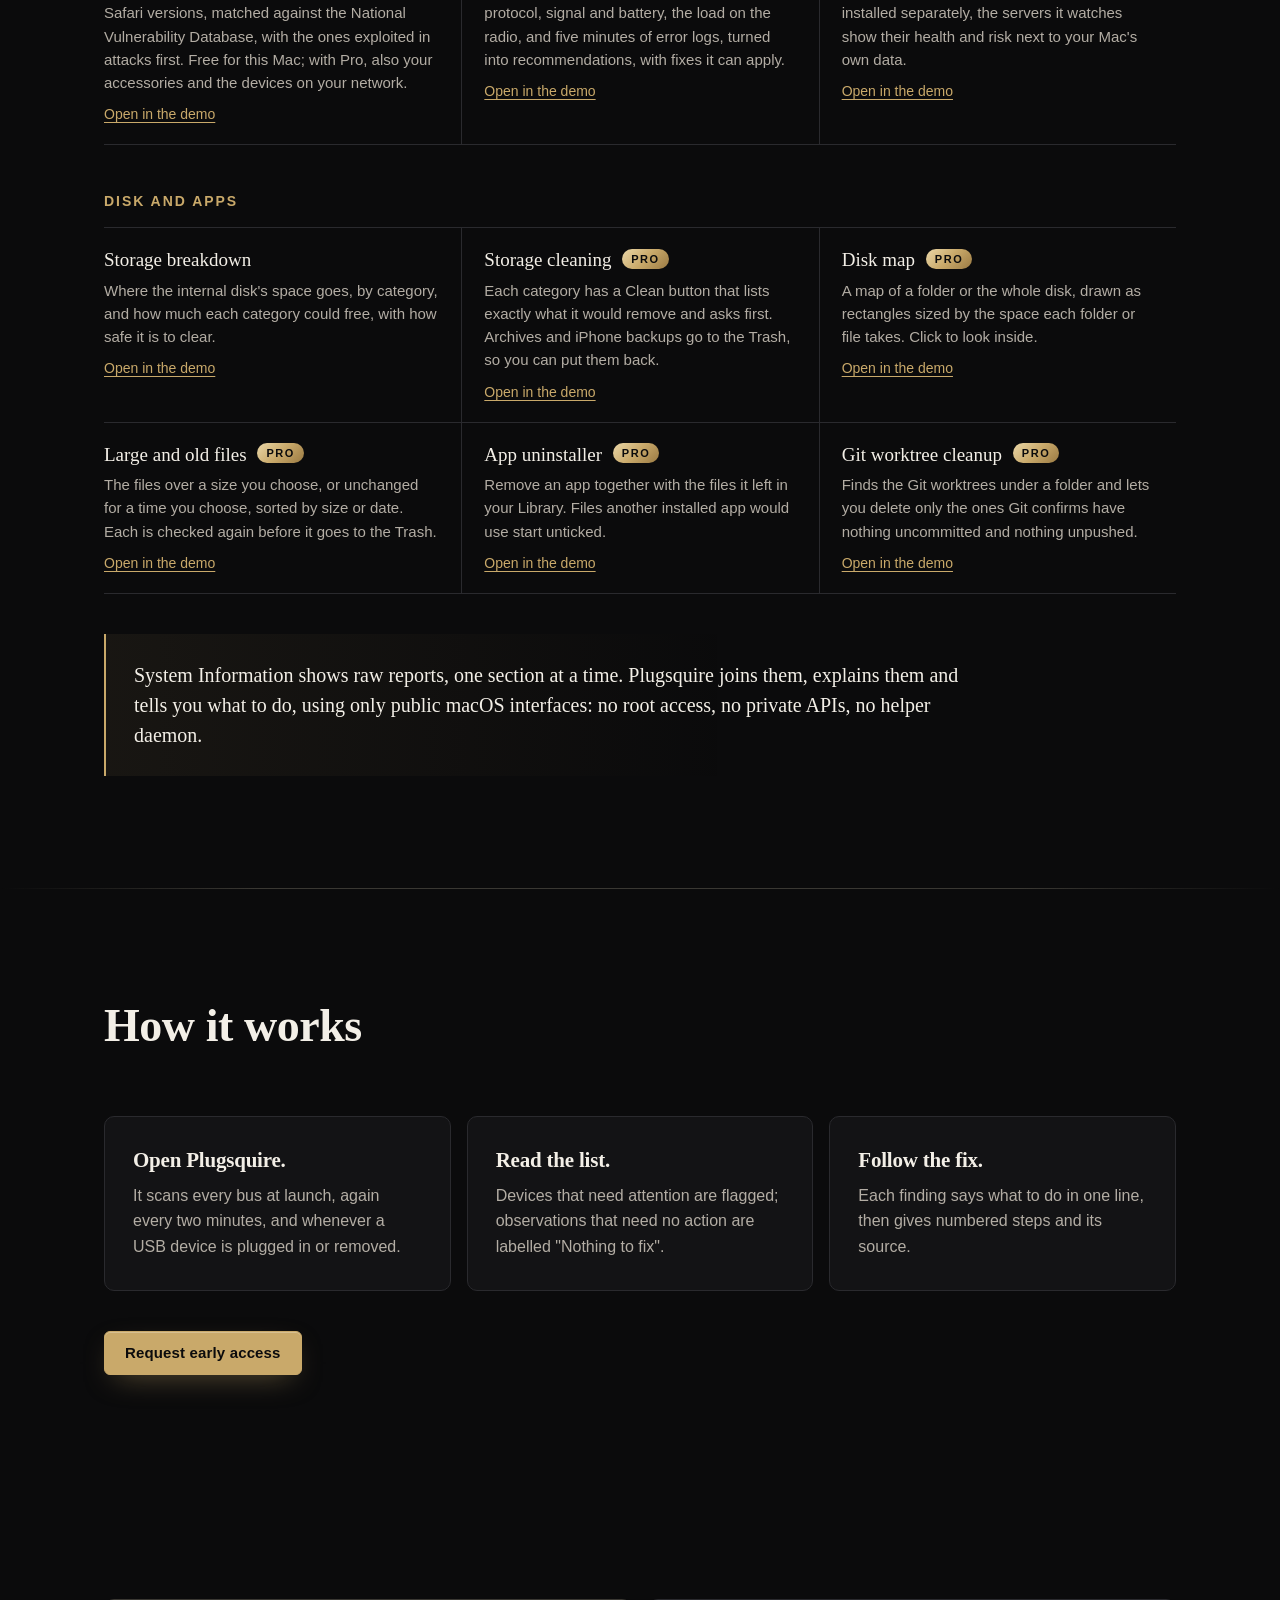
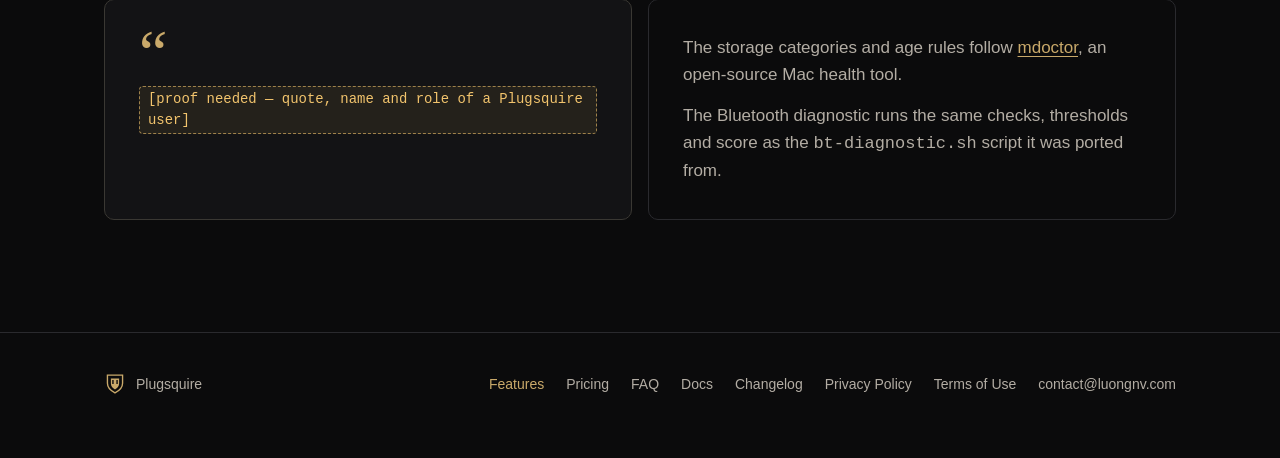
<file: features.html>
<!doctype html>
<html lang="en">
<head>
<meta charset="utf-8">
<meta name="viewport" content="width=device-width, initial-scale=1">
<title>Features · Plugsquire</title>
<meta name="description" content="Everything Plugsquire does: device inventory and audit with fixes, silent devices, live alerts, local network, security check, Bluetooth diagnostic, storage cleaning, disk map and more.">
<meta name="theme-color" content="#0B0B0C">
<meta property="og:title" content="Features · Plugsquire">
<meta property="og:description" content="Everything Plugsquire does: device inventory and audit with fixes, silent devices, live alerts, local network, security check, Bluetooth diagnostic, storage cleaning, disk map and more.">
<meta property="og:type" content="website">
<meta property="og:url" content="https://plugsquire.luongnv.com/features.html">
<meta property="og:image" content="https://plugsquire.luongnv.com/assets/media/og-image.jpg">
<meta property="og:image:width" content="1200">
<meta property="og:image:height" content="630">
<meta property="og:image:alt" content="Plugsquire's overview window under the line “Everything in your Mac’s company.”">
<meta name="twitter:card" content="summary_large_image">
<link rel="icon" href="assets/favicon.svg" type="image/svg+xml">
<link rel="stylesheet" href="css/style.css?v=20261125c">
</head>
<body>
<!--email_off-->
<a class="skip" href="#main">Skip to content</a>

<header class="site-header">
  <div class="wrap">
    <a class="brand" href="index.html" aria-label="Plugsquire home"><img src="assets/logo-site.svg" alt="Plugsquire" width="178" height="40"></a>
    <nav class="nav" aria-label="Main">
      <a class="nav-link" href="index.html">Live demo</a>
      <a class="nav-link" href="features.html" aria-current="page">Features</a>
      <a class="nav-link" href="pricing.html">Pricing</a>
      <a class="nav-link" href="faq.html">FAQ</a>
      <a class="nav-link" href="docs.html">Docs</a>
      <a class="nav-link" href="changelog.html">Changelog</a>
    </nav>
    <a class="btn btn-primary btn-sm header-cta" href="mailto:contact@luongnv.com?subject=Plugsquire%20early%20access&amp;body=Please%20add%20me%20to%20the%20Plugsquire%20early%20access%20list."><span class="cta-long">Request early access</span><span class="cta-short">Early access</span></a>
  </div>
</header>

<main id="main">

  <!-- Hero -->
  <section class="hero" aria-labelledby="hero-title">
    <div class="wrap hero-grid">
      <div class="hero-copy">
        <div class="hero-title">
          <p class="motto reveal reveal-1">Everything in your Mac's company.</p>
          <h1 id="hero-title" class="reveal reveal-2">Know whether everything plugged into your Mac is healthy</h1>
        </div>
        <div class="hero-side">
        <p class="lead reveal reveal-3">Plugsquire lists every device on every bus of your Mac, says what each one is, and checks it for problems, each finding with its evidence and the fix. It also maps your local network, matches your Mac against published vulnerabilities, and shows where your disk space goes.</p>
        <div class="hero-ctas reveal reveal-4">
          <a class="btn btn-primary" href="mailto:contact@luongnv.com?subject=Plugsquire%20early%20access&amp;body=Please%20add%20me%20to%20the%20Plugsquire%20early%20access%20list.">
            <svg viewBox="0 0 24 24" fill="none" stroke="currentColor" stroke-width="1.8" aria-hidden="true"><rect x="3" y="5" width="18" height="14" rx="2"/><path d="m3.5 6.5 8.5 7 8.5-7"/></svg>
            Request early access</a>
          <a class="btn btn-ghost" href="index.html">Try the live demo</a>
        </div>
        <ul class="trust reveal reveal-5" aria-label="At a glance">
          <li>Native macOS app</li>
          <li>No root access, no private APIs, no helper daemon</li>
          <li>Serial numbers never leave your Mac</li>
        </ul>
        </div>
      </div>
    </div>
  </section>

  <!-- Problem -->
  <section aria-labelledby="problem-title">
    <div class="wrap split">
      <div class="section-head">
        <h2 id="problem-title">Your Mac knows what's wrong. It just doesn't say.</h2>
        <p class="lead">macOS spreads what it knows about your devices across System Information, Bluetooth settings, Disk Utility and the battery menu, and it rarely tells you when one of them has a problem.</p>
      </div>
      <ul class="scenes">
        <li>
          <span class="ico" aria-hidden="true"><svg viewBox="0 0 24 24" fill="none" stroke="currentColor" stroke-width="1.6"><rect x="3" y="6" width="18" height="12" rx="2"/><path d="M7 15h4"/><circle cx="16.5" cy="12" r="1.2" fill="currentColor"/></svg></span>
          <p>An external SSD copies slowly, and nothing tells you it negotiated a slow USB link.</p>
        </li>
        <li>
          <span class="ico" aria-hidden="true"><svg viewBox="0 0 24 24" fill="none" stroke="currentColor" stroke-width="1.6"><path d="M13 2 5 13h6l-1 9 8-11h-6z"/></svg></span>
          <p>Your Mac charges slowly through a hub, and nothing shows the power it asked for next to the power it got.</p>
        </li>
        <li>
          <span class="ico" aria-hidden="true"><svg viewBox="0 0 24 24" fill="none" stroke="currentColor" stroke-width="1.6"><path d="m7 7 10 10-5 5V2l5 5L7 17"/></svg></span>
          <p>Your AirPods run outdated firmware, and a Bluetooth mouse keeps dropping out. The clues sit in reports and logs you never open.</p>
        </li>
      </ul>
    </div>
  </section>

  <!-- Agitate -->
  <section class="agitate" aria-labelledby="agitate-title">
    <div class="wrap">
      <div class="section-head">
        <h2 id="agitate-title">Left alone, it all looks like a slow Mac.</h2>
      </div>
      <div class="costs">
        <p>You blame the drive, the cable or the Mac, and replace a part that works.</p>
        <p>A disk whose S.M.A.R.T. status reports failing keeps holding files you have no other copy of.</p>
        <p>Caches, build data and old backups fill the internal disk until macOS warns you it is full.</p>
      </div>
    </div>
  </section>

  <!-- Every feature, each linked to its scene in the live demo on the home page. -->
  <section id="features" aria-labelledby="features-title">
    <div class="wrap">
      <div class="section-head">
        <h2 id="features-title">One app for everything around your Mac.</h2>
        <p class="lead">Plugsquire reads your Mac's own system reports and joins them into one window: what is connected, what is wrong, and what to do about it. Each item below opens its scene in the demo.</p>
      </div>
      <div class="fx-groups">
        <div class="fx-group">
          <h3 class="fx-title">Devices</h3>
          <div class="fx-grid">
          <article class="fx"><h4>Every bus in one inventory</h4><p>USB with its hub tree, Bluetooth (connected and remembered), Thunderbolt, displays, storage, the power adapter, the internal battery, cameras and audio.</p><a class="show" href="index.html?scene=overview">Open in the demo</a></article>
          <article class="fx"><h4>Identity you can check</h4><p>Vendor and product IDs, serial, firmware, negotiated link speed, power granted versus power wanted, and the battery level of each component.</p><a class="show" href="index.html?scene=fix">Open in the demo</a></article>
          <article class="fx"><h4>An audit that ends in a fix</h4><p>Low or worn batteries, outdated firmware, drives on a slow USB link, slow charging, failing S.M.A.R.T. status, low disk space, weak Bluetooth signal. Each finding gives numbered steps and opens the right System Settings pane.</p><a class="show" href="index.html?scene=fix">Open in the demo</a></article>
          <article class="fx"><h4>Silent devices, found</h4><p>A shaver or a lamp charging over USB-C sends no data, so it never appears in the USB list. Plugsquire reads the port controller and lets you name it.</p><a class="show" href="index.html?scene=silent">Open in the demo</a></article>
          <article class="fx"><h4>Live, with alerts</h4><p>It rescans when a USB or Thunderbolt device comes or goes, and every two minutes. A notification arrives once when a problem starts.</p><a class="show" href="index.html?scene=live">Open in the demo</a></article>
          <article class="fx"><h4>Eject and mount</h4><p>Eject an external drive with every volume on it, or mount a volume that is not mounted. If macOS refuses, you see its reason.</p><a class="show" href="index.html?scene=eject">Open in the demo</a></article>
          <article class="fx"><h4>Connection history</h4><p>A log of every device that connected or disconnected while Plugsquire was running, with its bus, port and link speed. The last 24 hours are free; Pro keeps the full history and lets you search it.</p><a class="show" href="index.html?scene=history">Open in the demo</a></article>
          <article class="fx"><h4>Menu bar and battery widgets</h4><p>A menu bar icon that follows the most serious finding, and desktop widgets with each accessory's battery, per component.</p><a class="show" href="index.html?scene=menubar">Open in the demo</a></article>
          <article class="fx"><h4>Two appearances</h4><p>Signature, the app's own dark look, or Native macOS, which follows the system's light or dark mode and accent colour.</p><a class="show" href="index.html?scene=native">Open in the demo</a></article>
          </div>
        </div>
        <div class="fx-group">
          <h3 class="fx-title">Network and security</h3>
          <div class="fx-grid">
          <article class="fx"><h4>Local network <span class="pro-tag">Pro</span></h4><p>Every other device on your network, grouped by kind, with its addresses, maker, model and the services it announces. Devices of unknown kind are listed, not hidden.</p><a class="show" href="index.html?scene=network">Open in the demo</a></article>
          <article class="fx"><h4>Open-port check <span class="pro-tag">Pro</span></h4><p>Tries 16 common TCP ports on one device you pick, only after you confirm a warning. Never on its own, never on several devices at once.</p><a class="show" href="index.html?scene=ports">Open in the demo</a></article>
          <article class="fx"><h4>Wi-Fi details <span class="pro-tag">Pro</span></h4><p>Signal, noise, channel, band, width, transmit rate, standard and security of your network, then the networks nearby, strongest first.</p><a class="show" href="index.html?scene=wifi">Open in the demo</a></article>
          <article class="fx"><h4>Security check</h4><p>Published vulnerabilities for your macOS and Safari versions, matched against the National Vulnerability Database, with the ones exploited in attacks first. Free for this Mac; with Pro, also your accessories and the devices on your network.</p><a class="show" href="index.html?scene=security">Open in the demo</a></article>
          <article class="fx"><h4>Bluetooth diagnostic <span class="pro-tag">Pro</span></h4><p>A health score for the radio: each device's protocol, signal and battery, the load on the radio, and five minutes of error logs, turned into recommendations, with fixes it can apply.</p><a class="show" href="index.html?scene=bluetooth">Open in the demo</a></article>
          <article class="fx"><h4>SSH fleet <span class="pro-tag">Pro</span></h4><p>With the optional ssh-fleet-monitor plugin installed separately, the servers it watches show their health and risk next to your Mac's own data.</p><a class="show" href="index.html?scene=fleet">Open in the demo</a></article>
          </div>
        </div>
        <div class="fx-group">
          <h3 class="fx-title">Disk and apps</h3>
          <div class="fx-grid">
          <article class="fx"><h4>Storage breakdown</h4><p>Where the internal disk's space goes, by category, and how much each category could free, with how safe it is to clear.</p><a class="show" href="index.html?scene=storage">Open in the demo</a></article>
          <article class="fx"><h4>Storage cleaning <span class="pro-tag">Pro</span></h4><p>Each category has a Clean button that lists exactly what it would remove and asks first. Archives and iPhone backups go to the Trash, so you can put them back.</p><a class="show" href="index.html?scene=storage">Open in the demo</a></article>
          <article class="fx"><h4>Disk map <span class="pro-tag">Pro</span></h4><p>A map of a folder or the whole disk, drawn as rectangles sized by the space each folder or file takes. Click to look inside.</p><a class="show" href="index.html?scene=diskmap">Open in the demo</a></article>
          <article class="fx"><h4>Large and old files <span class="pro-tag">Pro</span></h4><p>The files over a size you choose, or unchanged for a time you choose, sorted by size or date. Each is checked again before it goes to the Trash.</p><a class="show" href="index.html?scene=files">Open in the demo</a></article>
          <article class="fx"><h4>App uninstaller <span class="pro-tag">Pro</span></h4><p>Remove an app together with the files it left in your Library. Files another installed app would use start unticked.</p><a class="show" href="index.html?scene=apps">Open in the demo</a></article>
          <article class="fx"><h4>Git worktree cleanup <span class="pro-tag">Pro</span></h4><p>Finds the Git worktrees under a folder and lets you delete only the ones Git confirms have nothing uncommitted and nothing unpushed.</p><a class="show" href="index.html?scene=worktrees">Open in the demo</a></article>
          </div>
        </div>
      </div>
      <p class="versus">System Information shows raw reports, one section at a time. Plugsquire joins them, explains them and tells you what to do, using only public macOS interfaces: no root access, no private APIs, no helper daemon.</p>
    </div>
  </section>

  <hr class="rule">

  <!-- How it works -->
  <section id="how" aria-labelledby="how-title">
    <div class="wrap">
      <div class="section-head">
        <h2 id="how-title">How it works</h2>
      </div>
      <ol class="steps steps-plain">
        <li>
          <h3>Open Plugsquire.</h3>
          <p>It scans every bus at launch, again every two minutes, and whenever a USB device is plugged in or removed.</p>
        </li>
        <li>
          <h3>Read the list.</h3>
          <p>Devices that need attention are flagged; observations that need no action are labelled "Nothing to fix".</p>
        </li>
        <li>
          <h3>Follow the fix.</h3>
          <p>Each finding says what to do in one line, then gives numbered steps and its source.</p>
        </li>
      </ol>
      <div class="steps-cta">
        <a class="btn btn-primary" href="mailto:contact@luongnv.com?subject=Plugsquire%20early%20access&amp;body=Please%20add%20me%20to%20the%20Plugsquire%20early%20access%20list.">Request early access</a>
      </div>
    </div>
  </section>

  <!-- Social proof -->
  <section aria-label="Proof">
    <div class="wrap">
      <div class="proof-grid">
        <figure class="quote" style="margin:0">
          <span class="mark" aria-hidden="true">“</span>
          <blockquote style="margin:0"><p><span class="gap">[proof needed — quote, name and role of a Plugsquire user]</span></p></blockquote>
        </figure>
        <div class="note">
          <p>The storage categories and age rules follow <a href="https://github.com/luongnv89/mdoctor">mdoctor</a>, an open-source Mac health tool.</p>
          <p>The Bluetooth diagnostic runs the same checks, thresholds and score as the <code>bt-diagnostic.sh</code> script it was ported from.</p>
        </div>
      </div>
    </div>
  </section>

</main>

<footer class="site-footer">
  <div class="wrap">
    <a class="foot-brand" href="index.html"><img src="assets/favicon.svg" alt="" width="22" height="22">Plugsquire</a>
    <nav aria-label="Footer">
      <a href="features.html" aria-current="page">Features</a>
      <a href="pricing.html">Pricing</a>
      <a href="faq.html">FAQ</a>
      <a href="docs.html">Docs</a>
      <a href="changelog.html">Changelog</a>
      <a href="privacy.html">Privacy Policy</a>
      <a href="terms.html">Terms of Use</a>
      <a href="mailto:contact@luongnv.com?subject=Plugsquire">contact@luongnv.com</a>
    </nav>
  </div>
</footer>
<!--/email_off-->
</body>
</html>
</file>
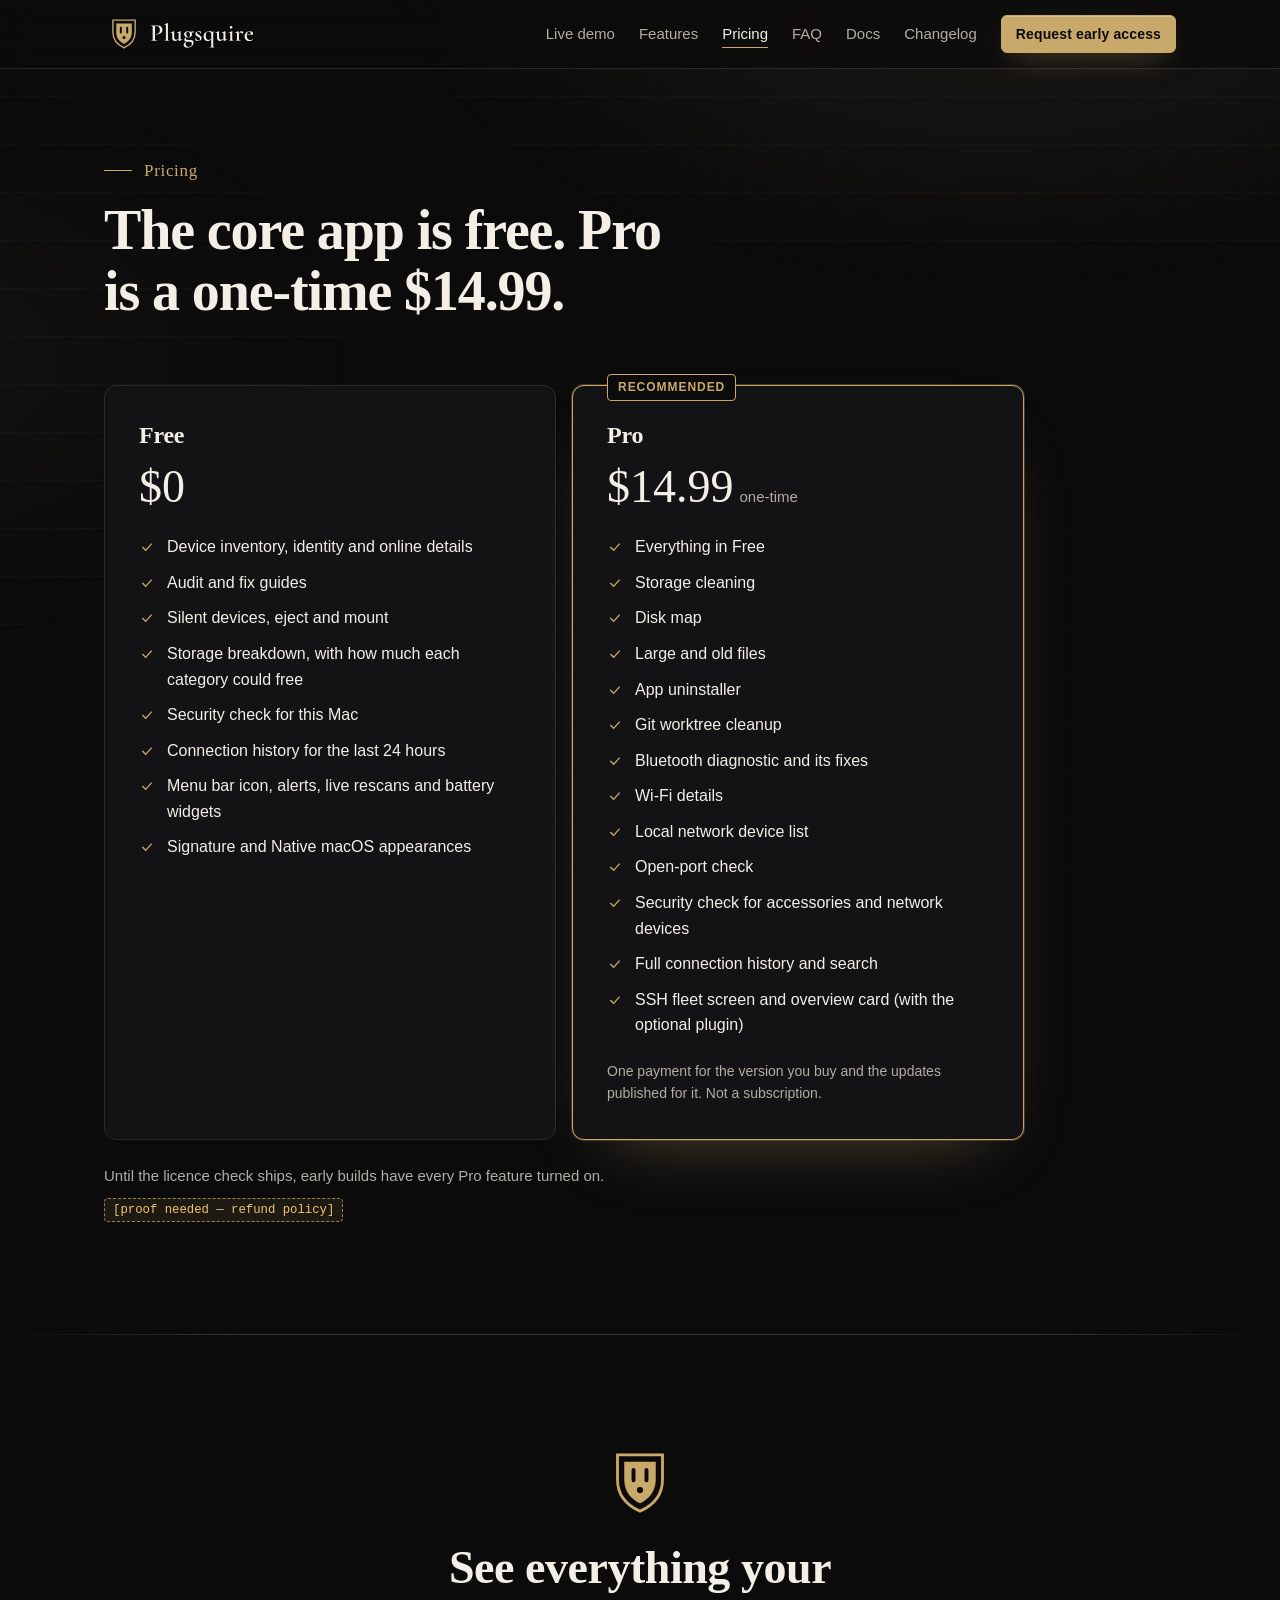
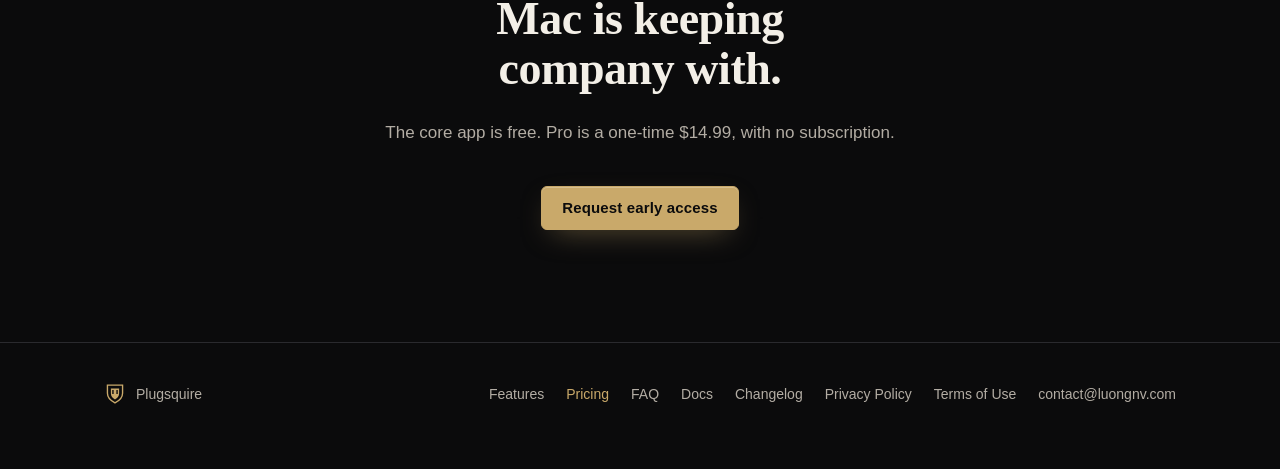
<file: pricing.html>
<!doctype html>
<html lang="en">
<head>
<meta charset="utf-8">
<meta name="viewport" content="width=device-width, initial-scale=1">
<title>Pricing · Plugsquire</title>
<meta name="description" content="Plugsquire is free to use. Pro is a one-time $14.99 payment, not a subscription.">
<meta name="theme-color" content="#0B0B0C">
<meta property="og:title" content="Pricing · Plugsquire">
<meta property="og:description" content="Plugsquire is free to use. Pro is a one-time $14.99 payment, not a subscription.">
<meta property="og:type" content="website">
<meta property="og:url" content="https://plugsquire.luongnv.com/pricing.html">
<meta property="og:image" content="https://plugsquire.luongnv.com/assets/media/og-image.jpg">
<meta property="og:image:width" content="1200">
<meta property="og:image:height" content="630">
<meta property="og:image:alt" content="Plugsquire's overview window under the line “Everything in your Mac’s company.”">
<meta name="twitter:card" content="summary_large_image">
<link rel="icon" href="assets/favicon.svg" type="image/svg+xml">
<link rel="stylesheet" href="css/style.css?v=20261125c">
</head>
<body>
<!--email_off-->
<a class="skip" href="#main">Skip to content</a>

<header class="site-header">
  <div class="wrap">
    <a class="brand" href="index.html" aria-label="Plugsquire home"><img src="assets/logo-site.svg" alt="Plugsquire" width="178" height="40"></a>
    <nav class="nav" aria-label="Main">
      <a class="nav-link" href="index.html">Live demo</a>
      <a class="nav-link" href="features.html">Features</a>
      <a class="nav-link" href="pricing.html" aria-current="page">Pricing</a>
      <a class="nav-link" href="faq.html">FAQ</a>
      <a class="nav-link" href="docs.html">Docs</a>
      <a class="nav-link" href="changelog.html">Changelog</a>
    </nav>
    <a class="btn btn-primary btn-sm header-cta" href="mailto:contact@luongnv.com?subject=Plugsquire%20early%20access&amp;body=Please%20add%20me%20to%20the%20Plugsquire%20early%20access%20list."><span class="cta-long">Request early access</span><span class="cta-short">Early access</span></a>
  </div>
</header>

<main id="main">

  <!-- Pricing -->
  <section id="pricing" class="page-first" aria-labelledby="pricing-title">
    <div class="wrap">
      <div class="section-head">
        <p class="motto">Pricing</p>
        <h1 id="pricing-title" class="page-title">The core app is free. Pro is a one-time $14.99.</h1>
      </div>
      <div class="plans">
        <div class="plan">
          <h3>Free</h3>
          <p class="price">$0</p>
          <ul>
            <li><svg viewBox="0 0 24 24" fill="none" stroke="currentColor" stroke-width="2" aria-hidden="true"><path d="m5 12 5 5 9-10"/></svg><span>Device inventory, identity and online details</span></li>
            <li><svg viewBox="0 0 24 24" fill="none" stroke="currentColor" stroke-width="2" aria-hidden="true"><path d="m5 12 5 5 9-10"/></svg><span>Audit and fix guides</span></li>
            <li><svg viewBox="0 0 24 24" fill="none" stroke="currentColor" stroke-width="2" aria-hidden="true"><path d="m5 12 5 5 9-10"/></svg><span>Silent devices, eject and mount</span></li>
            <li><svg viewBox="0 0 24 24" fill="none" stroke="currentColor" stroke-width="2" aria-hidden="true"><path d="m5 12 5 5 9-10"/></svg><span>Storage breakdown, with how much each category could free</span></li>
            <li><svg viewBox="0 0 24 24" fill="none" stroke="currentColor" stroke-width="2" aria-hidden="true"><path d="m5 12 5 5 9-10"/></svg><span>Security check for this Mac</span></li>
            <li><svg viewBox="0 0 24 24" fill="none" stroke="currentColor" stroke-width="2" aria-hidden="true"><path d="m5 12 5 5 9-10"/></svg><span>Connection history for the last 24 hours</span></li>
            <li><svg viewBox="0 0 24 24" fill="none" stroke="currentColor" stroke-width="2" aria-hidden="true"><path d="m5 12 5 5 9-10"/></svg><span>Menu bar icon, alerts, live rescans and battery widgets</span></li>
            <li><svg viewBox="0 0 24 24" fill="none" stroke="currentColor" stroke-width="2" aria-hidden="true"><path d="m5 12 5 5 9-10"/></svg><span>Signature and Native macOS appearances</span></li>
          </ul>
        </div>
        <div class="plan pro">
          <span class="tag">Recommended</span>
          <h3>Pro</h3>
          <p class="price">$14.99<small>one-time</small></p>
          <ul>
            <li><svg viewBox="0 0 24 24" fill="none" stroke="currentColor" stroke-width="2" aria-hidden="true"><path d="m5 12 5 5 9-10"/></svg><span>Everything in Free</span></li>
            <li><svg viewBox="0 0 24 24" fill="none" stroke="currentColor" stroke-width="2" aria-hidden="true"><path d="m5 12 5 5 9-10"/></svg><span>Storage cleaning</span></li>
            <li><svg viewBox="0 0 24 24" fill="none" stroke="currentColor" stroke-width="2" aria-hidden="true"><path d="m5 12 5 5 9-10"/></svg><span>Disk map</span></li>
            <li><svg viewBox="0 0 24 24" fill="none" stroke="currentColor" stroke-width="2" aria-hidden="true"><path d="m5 12 5 5 9-10"/></svg><span>Large and old files</span></li>
            <li><svg viewBox="0 0 24 24" fill="none" stroke="currentColor" stroke-width="2" aria-hidden="true"><path d="m5 12 5 5 9-10"/></svg><span>App uninstaller</span></li>
            <li><svg viewBox="0 0 24 24" fill="none" stroke="currentColor" stroke-width="2" aria-hidden="true"><path d="m5 12 5 5 9-10"/></svg><span>Git worktree cleanup</span></li>
            <li><svg viewBox="0 0 24 24" fill="none" stroke="currentColor" stroke-width="2" aria-hidden="true"><path d="m5 12 5 5 9-10"/></svg><span>Bluetooth diagnostic and its fixes</span></li>
            <li><svg viewBox="0 0 24 24" fill="none" stroke="currentColor" stroke-width="2" aria-hidden="true"><path d="m5 12 5 5 9-10"/></svg><span>Wi-Fi details</span></li>
            <li><svg viewBox="0 0 24 24" fill="none" stroke="currentColor" stroke-width="2" aria-hidden="true"><path d="m5 12 5 5 9-10"/></svg><span>Local network device list</span></li>
            <li><svg viewBox="0 0 24 24" fill="none" stroke="currentColor" stroke-width="2" aria-hidden="true"><path d="m5 12 5 5 9-10"/></svg><span>Open-port check</span></li>
            <li><svg viewBox="0 0 24 24" fill="none" stroke="currentColor" stroke-width="2" aria-hidden="true"><path d="m5 12 5 5 9-10"/></svg><span>Security check for accessories and network devices</span></li>
            <li><svg viewBox="0 0 24 24" fill="none" stroke="currentColor" stroke-width="2" aria-hidden="true"><path d="m5 12 5 5 9-10"/></svg><span>Full connection history and search</span></li>
            <li><svg viewBox="0 0 24 24" fill="none" stroke="currentColor" stroke-width="2" aria-hidden="true"><path d="m5 12 5 5 9-10"/></svg><span>SSH fleet screen and overview card (with the optional plugin)</span></li>
          </ul>
          <p class="fine">One payment for the version you buy and the updates published for it. Not a subscription.</p>
        </div>
      </div>
      <div class="pricing-notes">
        <p>Until the licence check ships, early builds have every Pro feature turned on.</p>
        <p><span class="gap">[proof needed — refund policy]</span></p>
      </div>
    </div>
  </section>

  <hr class="rule">

  <!-- Final CTA -->
  <section class="final" aria-labelledby="final-title">
    <div class="wrap">
      <img class="crest" src="assets/logo-mark.svg" alt="" width="72" height="72">
      <h2 id="final-title">See everything your Mac is keeping company with.</h2>
      <p>The core app is free. Pro is a one-time $14.99, with no subscription.</p>
      <a class="btn btn-primary" href="mailto:contact@luongnv.com?subject=Plugsquire%20early%20access&amp;body=Please%20add%20me%20to%20the%20Plugsquire%20early%20access%20list.">Request early access</a>
    </div>
  </section>

</main>

<footer class="site-footer">
  <div class="wrap">
    <a class="foot-brand" href="index.html"><img src="assets/favicon.svg" alt="" width="22" height="22">Plugsquire</a>
    <nav aria-label="Footer">
      <a href="features.html">Features</a>
      <a href="pricing.html" aria-current="page">Pricing</a>
      <a href="faq.html">FAQ</a>
      <a href="docs.html">Docs</a>
      <a href="changelog.html">Changelog</a>
      <a href="privacy.html">Privacy Policy</a>
      <a href="terms.html">Terms of Use</a>
      <a href="mailto:contact@luongnv.com?subject=Plugsquire">contact@luongnv.com</a>
    </nav>
  </div>
</footer>
<!--/email_off-->
</body>
</html>
</file>
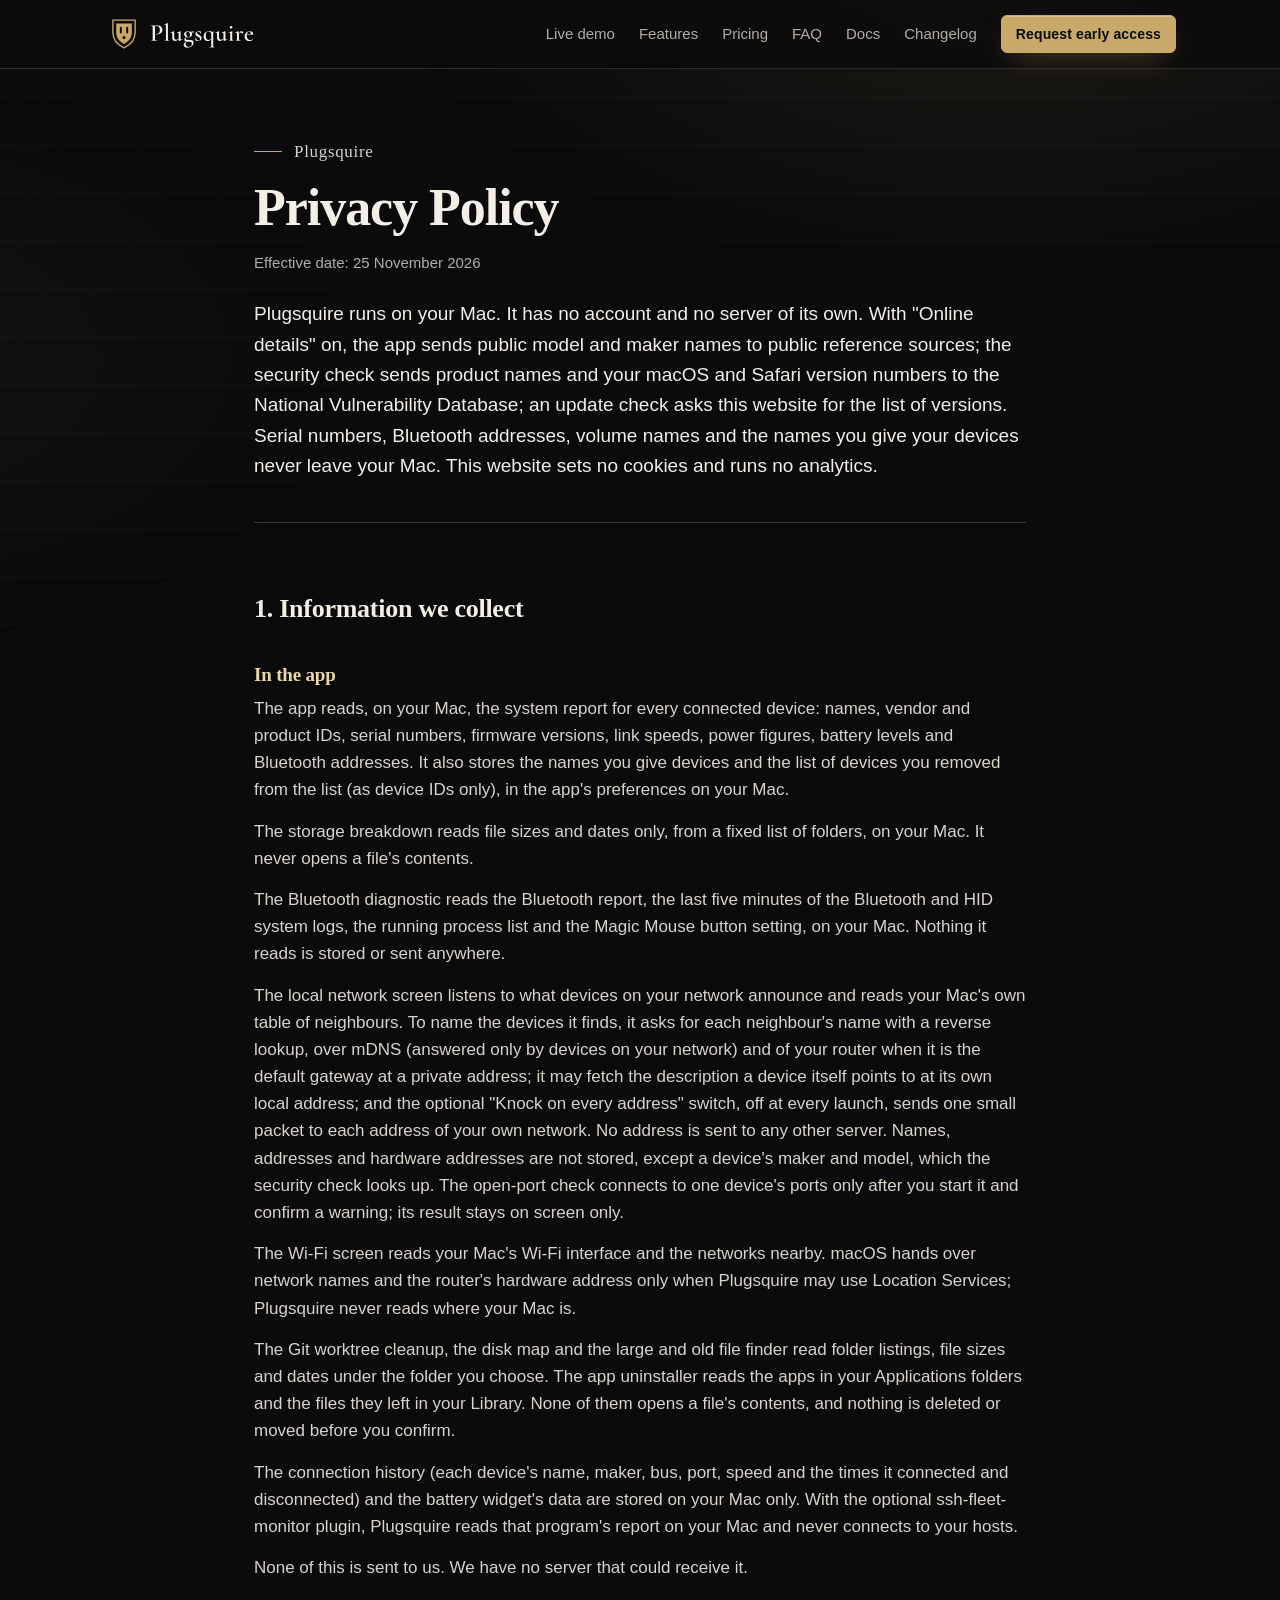
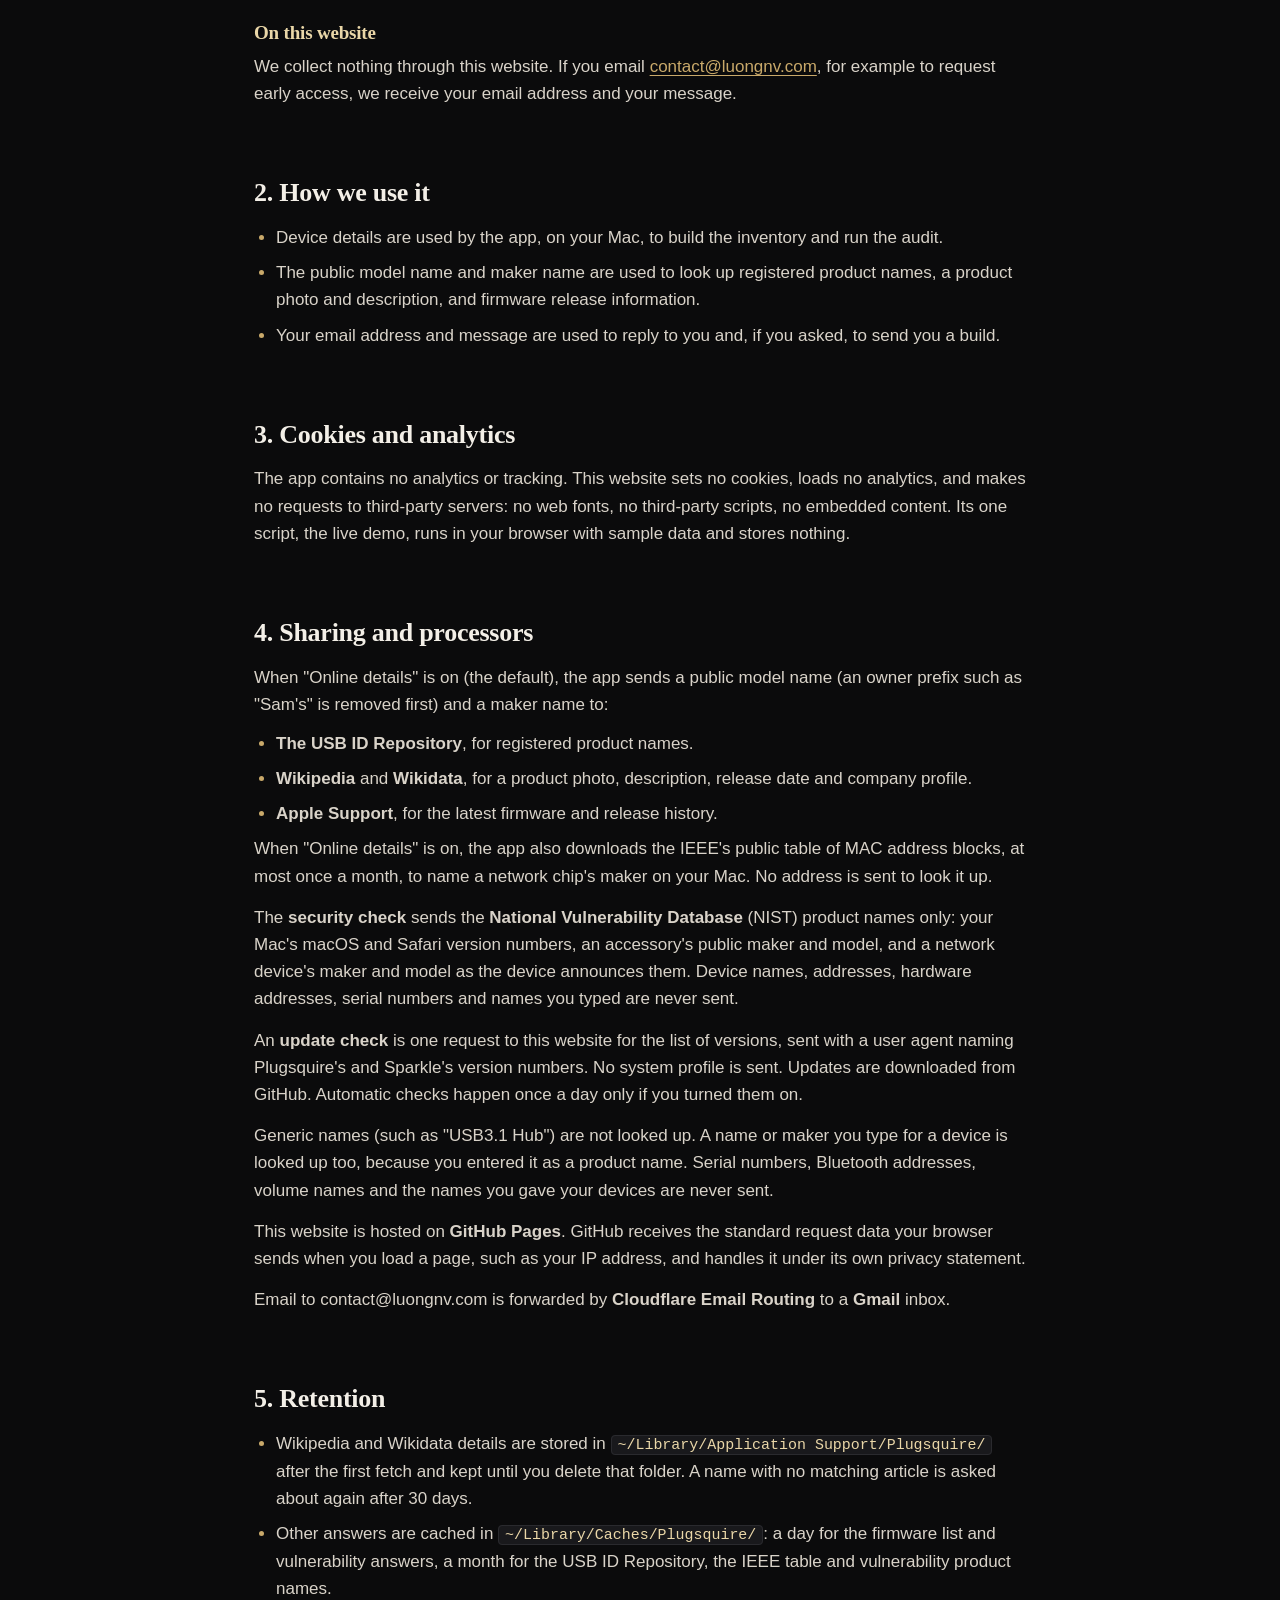
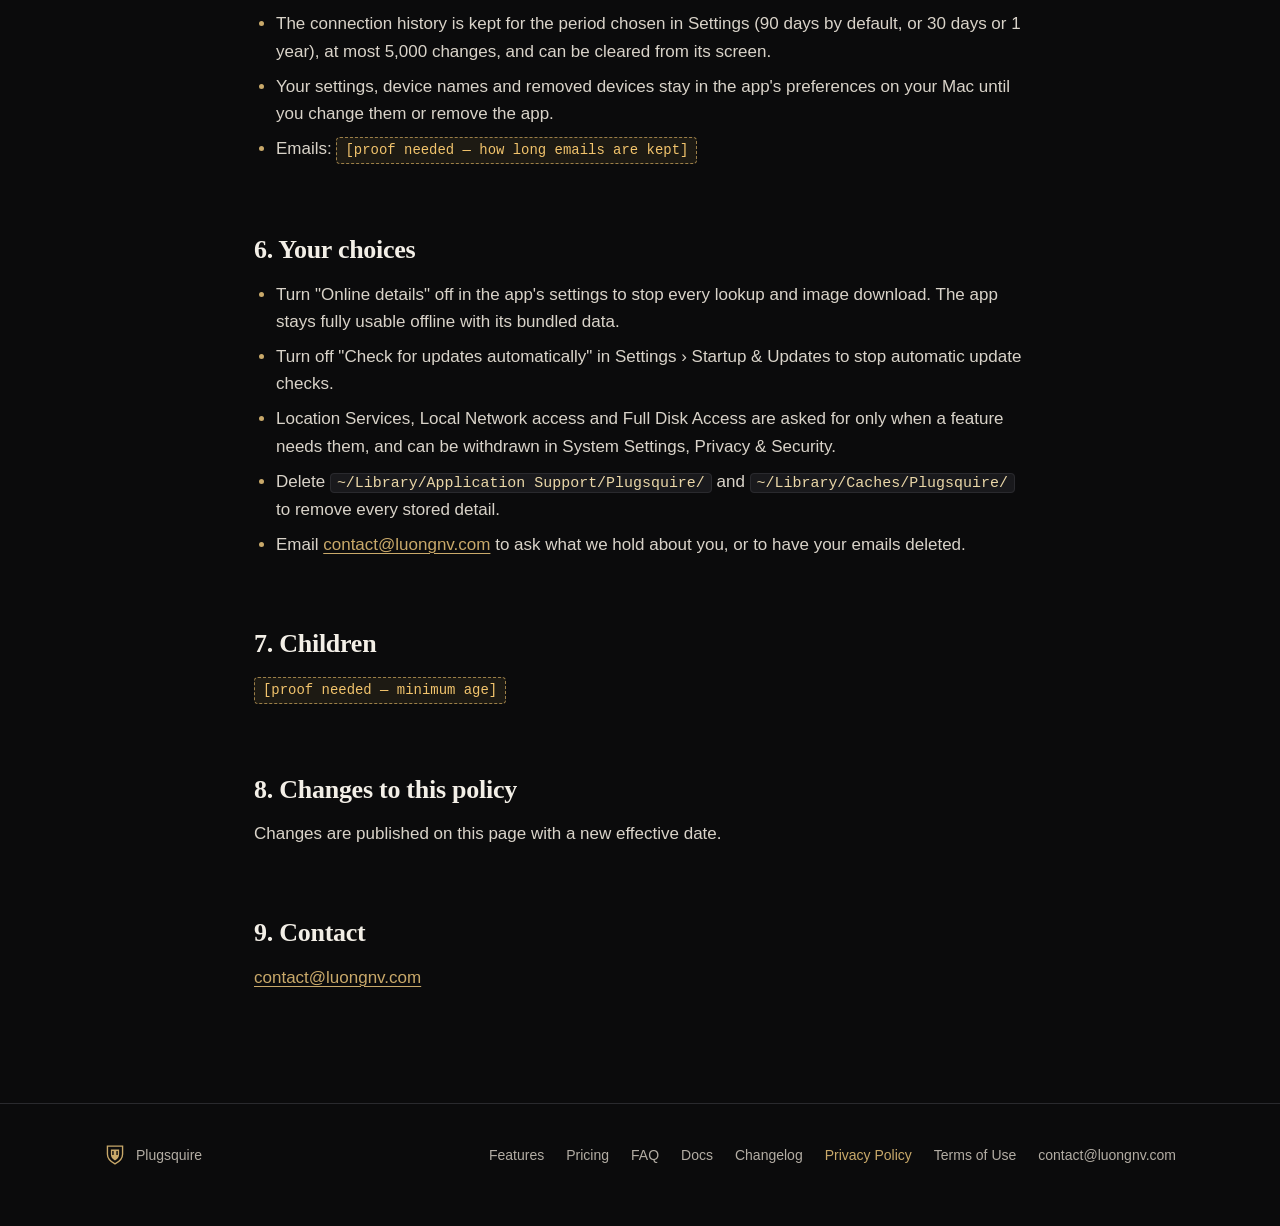
<file: privacy.html>
<!-- Draft for legal review: confirm every statement before publishing. -->
<!doctype html>
<html lang="en">
<head>
<meta charset="utf-8">
<meta name="viewport" content="width=device-width, initial-scale=1">
<title>Privacy Policy · Plugsquire</title>
<meta name="description" content="What the Plugsquire app and this website collect, send and store.">
<meta name="theme-color" content="#0B0B0C">
<link rel="icon" href="assets/favicon.svg" type="image/svg+xml">
<link rel="stylesheet" href="css/style.css?v=20261125c">
</head>
<body>
<!--email_off-->
<a class="skip" href="#main">Skip to content</a>

<header class="site-header">
  <div class="wrap">
    <a class="brand" href="index.html" aria-label="Plugsquire home"><img src="assets/logo-site.svg" alt="Plugsquire" width="178" height="40"></a>
    <nav class="nav" aria-label="Main">
      <a class="nav-link" href="index.html">Live demo</a>
      <a class="nav-link" href="features.html">Features</a>
      <a class="nav-link" href="pricing.html">Pricing</a>
      <a class="nav-link" href="faq.html">FAQ</a>
      <a class="nav-link" href="docs.html">Docs</a>
      <a class="nav-link" href="changelog.html">Changelog</a>
    </nav>
    <a class="btn btn-primary btn-sm header-cta" href="mailto:contact@luongnv.com?subject=Plugsquire%20early%20access&amp;body=Please%20add%20me%20to%20the%20Plugsquire%20early%20access%20list."><span class="cta-long">Request early access</span><span class="cta-short">Early access</span></a>
  </div>
</header>

<main id="main" class="doc">
  <div class="wrap">
    <header class="doc-head">
      <p class="motto">Plugsquire</p>
      <h1>Privacy Policy</h1>
      <p class="meta">Effective date: 25 November 2026</p>
      <p class="summary">Plugsquire runs on your Mac. It has no account and no server of its own. With "Online details" on, the app sends public model and maker names to public reference sources; the security check sends product names and your macOS and Safari version numbers to the National Vulnerability Database; an update check asks this website for the list of versions. Serial numbers, Bluetooth addresses, volume names and the names you give your devices never leave your Mac. This website sets no cookies and runs no analytics.</p>
    </header>

    <h2 id="collect">1. Information we collect</h2>
    <h3>In the app</h3>
    <p>The app reads, on your Mac, the system report for every connected device: names, vendor and product IDs, serial numbers, firmware versions, link speeds, power figures, battery levels and Bluetooth addresses. It also stores the names you give devices and the list of devices you removed from the list (as device IDs only), in the app's preferences on your Mac.</p>
    <p>The storage breakdown reads file sizes and dates only, from a fixed list of folders, on your Mac. It never opens a file's contents.</p>
    <p>The Bluetooth diagnostic reads the Bluetooth report, the last five minutes of the Bluetooth and HID system logs, the running process list and the Magic Mouse button setting, on your Mac. Nothing it reads is stored or sent anywhere.</p>
    <p>The local network screen listens to what devices on your network announce and reads your Mac's own table of neighbours. To name the devices it finds, it asks for each neighbour's name with a reverse lookup, over mDNS (answered only by devices on your network) and of your router when it is the default gateway at a private address; it may fetch the description a device itself points to at its own local address; and the optional "Knock on every address" switch, off at every launch, sends one small packet to each address of your own network. No address is sent to any other server. Names, addresses and hardware addresses are not stored, except a device's maker and model, which the security check looks up. The open-port check connects to one device's ports only after you start it and confirm a warning; its result stays on screen only.</p>
    <p>The Wi-Fi screen reads your Mac's Wi-Fi interface and the networks nearby. macOS hands over network names and the router's hardware address only when Plugsquire may use Location Services; Plugsquire never reads where your Mac is.</p>
    <p>The Git worktree cleanup, the disk map and the large and old file finder read folder listings, file sizes and dates under the folder you choose. The app uninstaller reads the apps in your Applications folders and the files they left in your Library. None of them opens a file's contents, and nothing is deleted or moved before you confirm.</p>
    <p>The connection history (each device's name, maker, bus, port, speed and the times it connected and disconnected) and the battery widget's data are stored on your Mac only. With the optional ssh-fleet-monitor plugin, Plugsquire reads that program's report on your Mac and never connects to your hosts.</p>
    <p>None of this is sent to us. We have no server that could receive it.</p>
    <h3>On this website</h3>
    <p>We collect nothing through this website. If you email <a href="mailto:contact@luongnv.com?subject=Plugsquire%20privacy">contact@luongnv.com</a>, for example to request early access, we receive your email address and your message.</p>

    <h2 id="use">2. How we use it</h2>
    <ul>
      <li>Device details are used by the app, on your Mac, to build the inventory and run the audit.</li>
      <li>The public model name and maker name are used to look up registered product names, a product photo and description, and firmware release information.</li>
      <li>Your email address and message are used to reply to you and, if you asked, to send you a build.</li>
    </ul>

    <h2 id="cookies">3. Cookies and analytics</h2>
    <p>The app contains no analytics or tracking. This website sets no cookies, loads no analytics, and makes no requests to third-party servers: no web fonts, no third-party scripts, no embedded content. Its one script, the live demo, runs in your browser with sample data and stores nothing.</p>

    <h2 id="sharing">4. Sharing and processors</h2>
    <p>When "Online details" is on (the default), the app sends a public model name (an owner prefix such as "Sam's" is removed first) and a maker name to:</p>
    <ul>
      <li><strong>The USB ID Repository</strong>, for registered product names.</li>
      <li><strong>Wikipedia</strong> and <strong>Wikidata</strong>, for a product photo, description, release date and company profile.</li>
      <li><strong>Apple Support</strong>, for the latest firmware and release history.</li>
    </ul>
    <p>When "Online details" is on, the app also downloads the IEEE's public table of MAC address blocks, at most once a month, to name a network chip's maker on your Mac. No address is sent to look it up.</p>
    <p>The <strong>security check</strong> sends the <strong>National Vulnerability Database</strong> (NIST) product names only: your Mac's macOS and Safari version numbers, an accessory's public maker and model, and a network device's maker and model as the device announces them. Device names, addresses, hardware addresses, serial numbers and names you typed are never sent.</p>
    <p>An <strong>update check</strong> is one request to this website for the list of versions, sent with a user agent naming Plugsquire's and Sparkle's version numbers. No system profile is sent. Updates are downloaded from GitHub. Automatic checks happen once a day only if you turned them on.</p>
    <p>Generic names (such as "USB3.1 Hub") are not looked up. A name or maker you type for a device is looked up too, because you entered it as a product name. Serial numbers, Bluetooth addresses, volume names and the names you gave your devices are never sent.</p>
    <p>This website is hosted on <strong>GitHub Pages</strong>. GitHub receives the standard request data your browser sends when you load a page, such as your IP address, and handles it under its own privacy statement.</p>
    <p>Email to contact@luongnv.com is forwarded by <strong>Cloudflare Email Routing</strong> to a <strong>Gmail</strong> inbox.</p>

    <h2 id="retention">5. Retention</h2>
    <ul>
      <li>Wikipedia and Wikidata details are stored in <code>~/Library/Application Support/Plugsquire/</code> after the first fetch and kept until you delete that folder. A name with no matching article is asked about again after 30 days.</li>
      <li>Other answers are cached in <code>~/Library/Caches/Plugsquire/</code>: a day for the firmware list and vulnerability answers, a month for the USB ID Repository, the IEEE table and vulnerability product names.</li>
      <li>The connection history is kept for the period chosen in Settings (90 days by default, or 30 days or 1 year), at most 5,000 changes, and can be cleared from its screen.</li>
      <li>Your settings, device names and removed devices stay in the app's preferences on your Mac until you change them or remove the app.</li>
      <li>Emails: <span class="gap">[proof needed — how long emails are kept]</span></li>
    </ul>

    <h2 id="choices">6. Your choices</h2>
    <ul>
      <li>Turn "Online details" off in the app's settings to stop every lookup and image download. The app stays fully usable offline with its bundled data.</li>
      <li>Turn off "Check for updates automatically" in Settings › Startup &amp; Updates to stop automatic update checks.</li>
      <li>Location Services, Local Network access and Full Disk Access are asked for only when a feature needs them, and can be withdrawn in System Settings, Privacy &amp; Security.</li>
      <li>Delete <code>~/Library/Application Support/Plugsquire/</code> and <code>~/Library/Caches/Plugsquire/</code> to remove every stored detail.</li>
      <li>Email <a href="mailto:contact@luongnv.com?subject=Plugsquire%20privacy">contact@luongnv.com</a> to ask what we hold about you, or to have your emails deleted.</li>
    </ul>

    <h2 id="children">7. Children</h2>
    <p><span class="gap">[proof needed — minimum age]</span></p>

    <h2 id="changes">8. Changes to this policy</h2>
    <p>Changes are published on this page with a new effective date.</p>

    <h2 id="contact">9. Contact</h2>
    <p><a href="mailto:contact@luongnv.com?subject=Plugsquire%20privacy">contact@luongnv.com</a></p>
  </div>
</main>

<footer class="site-footer">
  <div class="wrap">
    <a class="foot-brand" href="index.html"><img src="assets/favicon.svg" alt="" width="22" height="22">Plugsquire</a>
    <nav aria-label="Footer">
      <a href="features.html">Features</a>
      <a href="pricing.html">Pricing</a>
      <a href="faq.html">FAQ</a>
      <a href="docs.html">Docs</a>
      <a href="changelog.html">Changelog</a>
      <a href="privacy.html" aria-current="page">Privacy Policy</a>
      <a href="terms.html">Terms of Use</a>
      <a href="mailto:contact@luongnv.com?subject=Plugsquire">contact@luongnv.com</a>
    </nav>
  </div>
</footer>
<!--/email_off-->
</body>
</html>
</file>
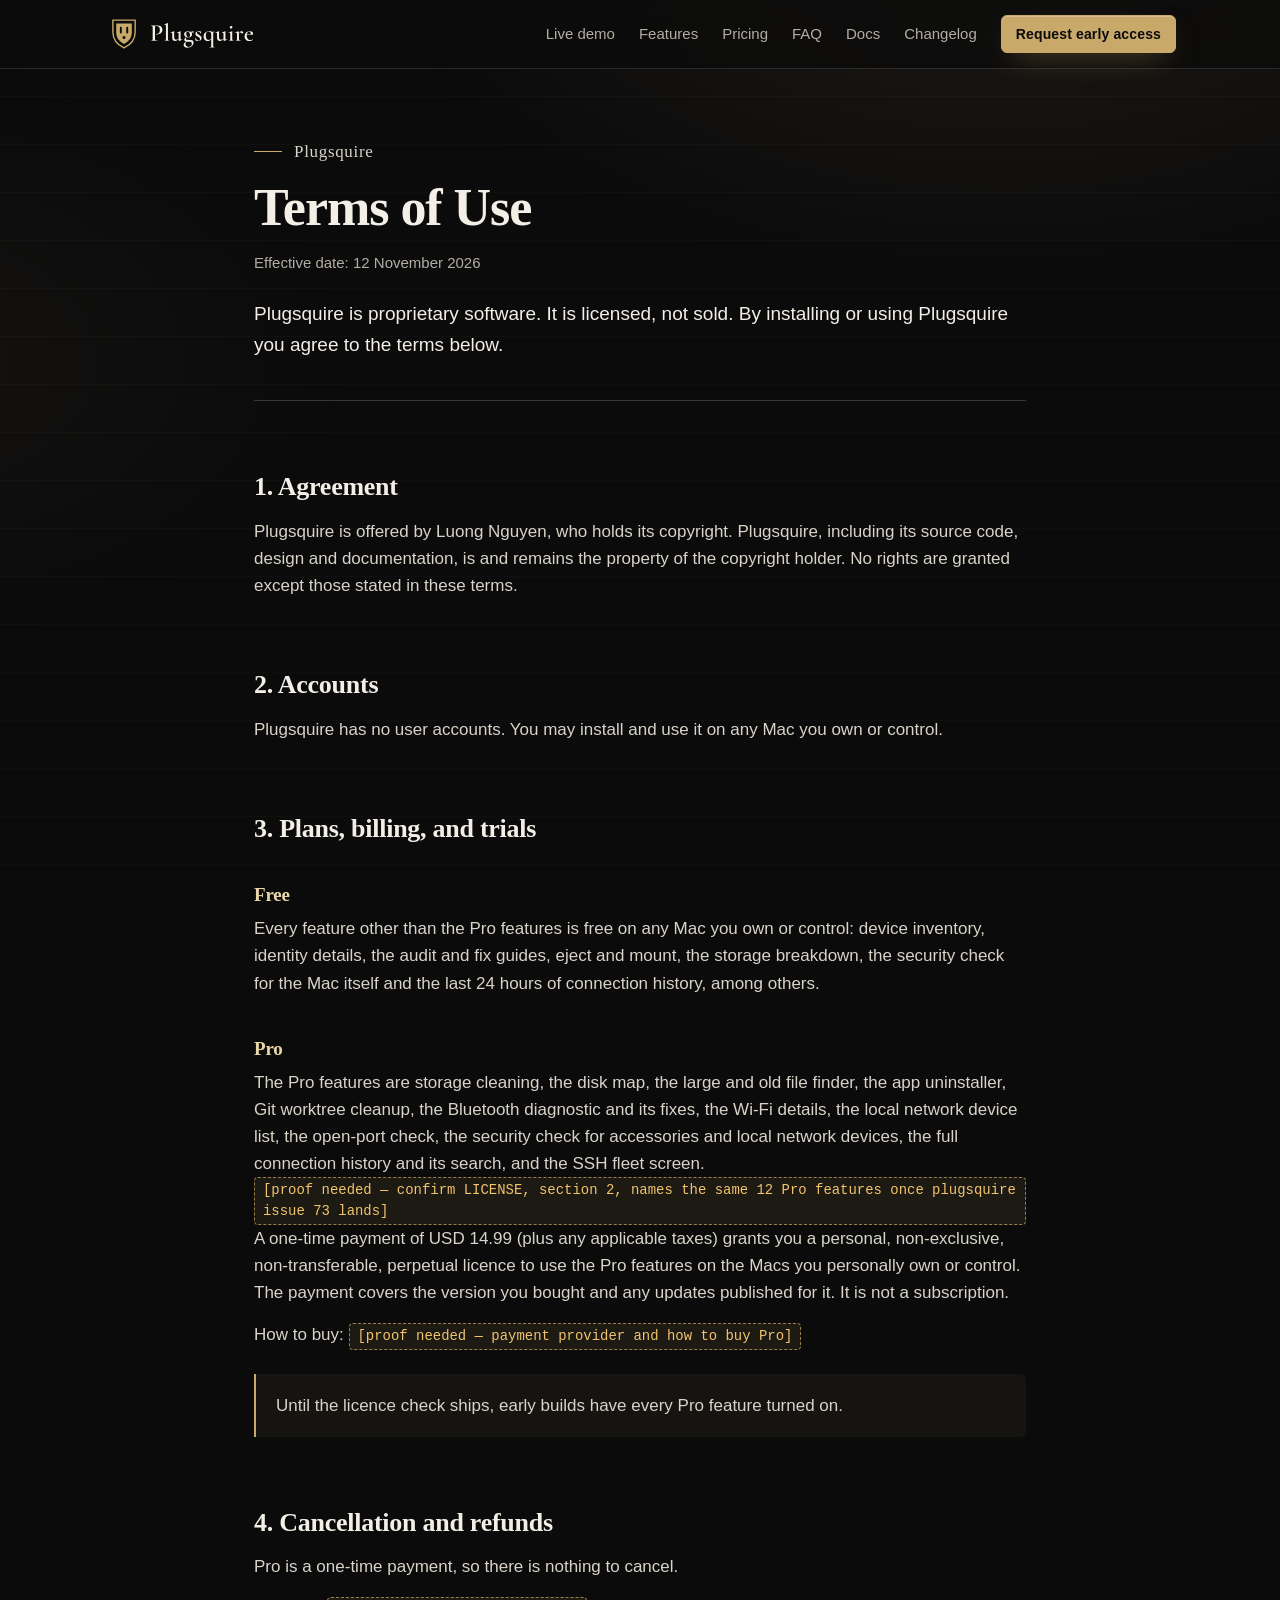
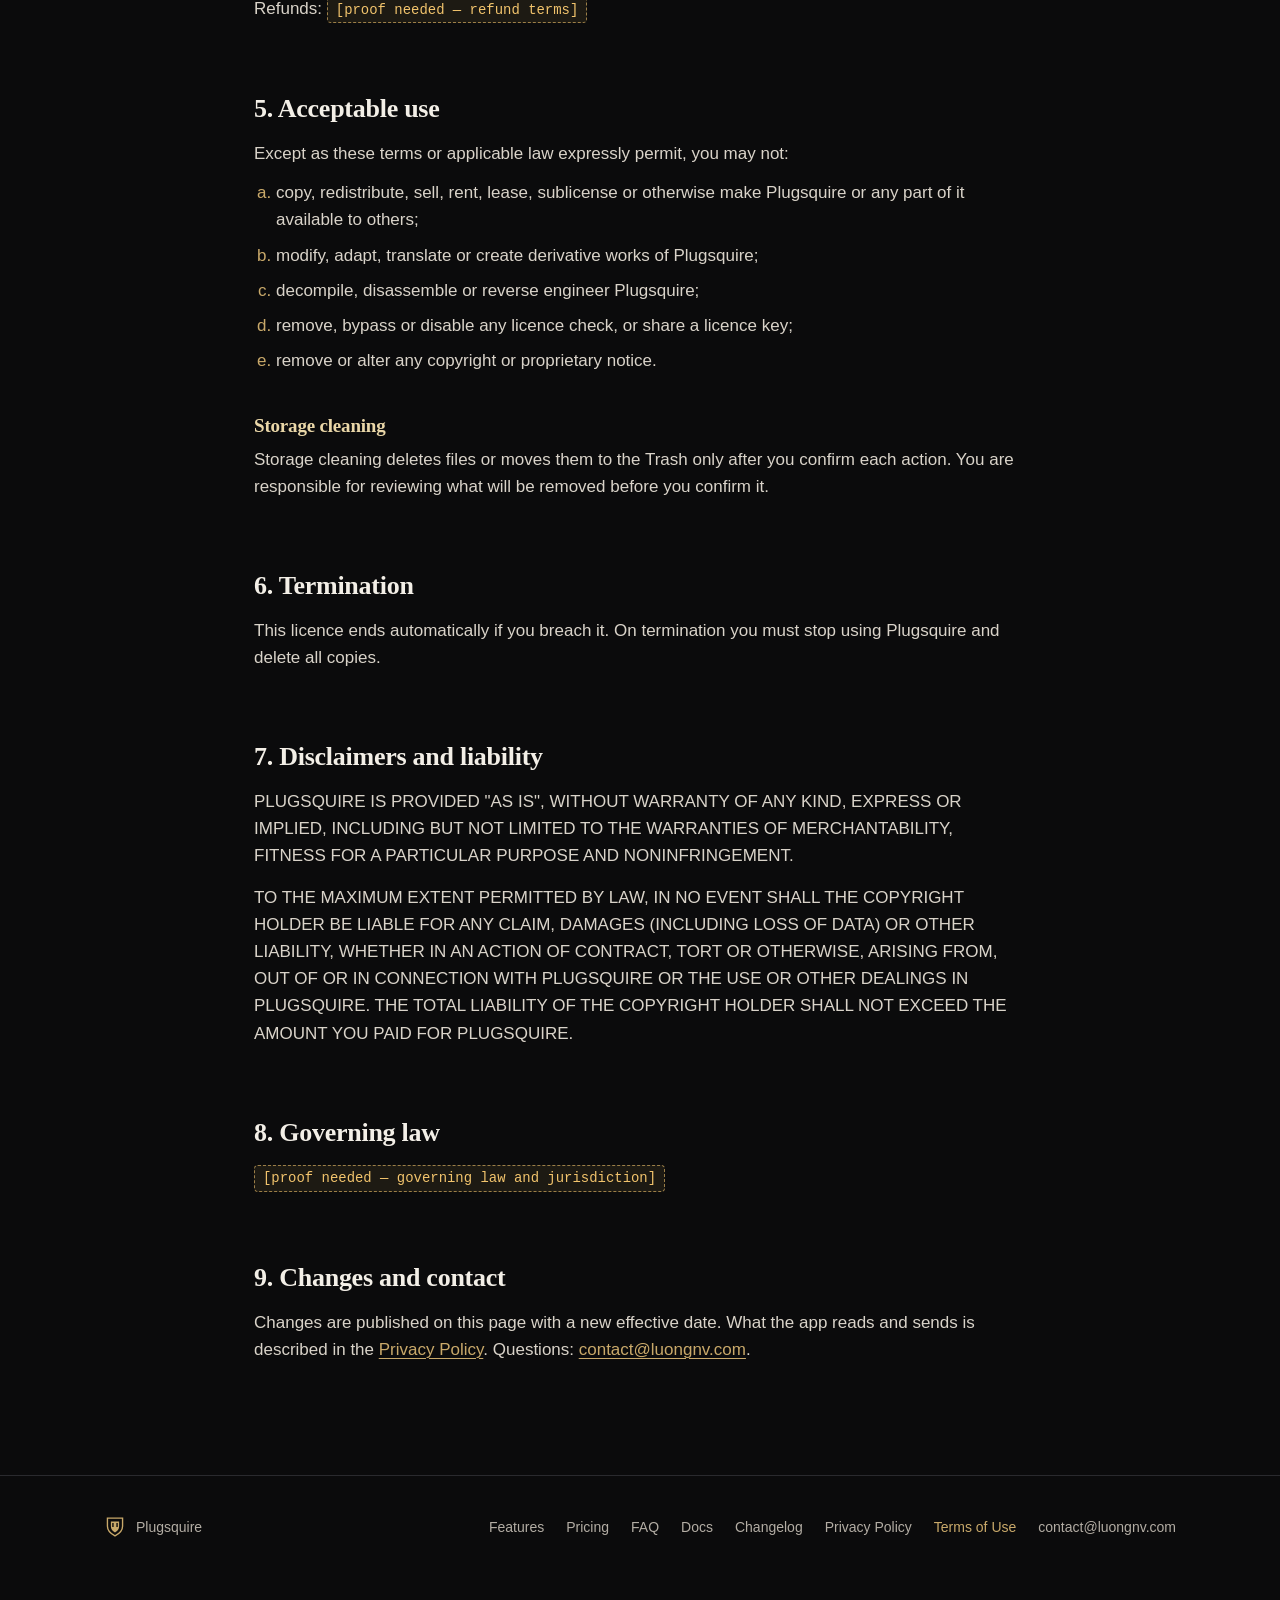
<file: terms.html>
<!-- Draft for legal review: confirm every statement before publishing. -->
<!doctype html>
<html lang="en">
<head>
<meta charset="utf-8">
<meta name="viewport" content="width=device-width, initial-scale=1">
<title>Terms of Use · Plugsquire</title>
<meta name="description" content="The terms under which Plugsquire and its Pro features are licensed.">
<meta name="theme-color" content="#0B0B0C">
<link rel="icon" href="assets/favicon.svg" type="image/svg+xml">
<link rel="stylesheet" href="css/style.css?v=20261125c">
</head>
<body>
<!--email_off-->
<a class="skip" href="#main">Skip to content</a>

<header class="site-header">
  <div class="wrap">
    <a class="brand" href="index.html" aria-label="Plugsquire home"><img src="assets/logo-site.svg" alt="Plugsquire" width="178" height="40"></a>
    <nav class="nav" aria-label="Main">
      <a class="nav-link" href="index.html">Live demo</a>
      <a class="nav-link" href="features.html">Features</a>
      <a class="nav-link" href="pricing.html">Pricing</a>
      <a class="nav-link" href="faq.html">FAQ</a>
      <a class="nav-link" href="docs.html">Docs</a>
      <a class="nav-link" href="changelog.html">Changelog</a>
    </nav>
    <a class="btn btn-primary btn-sm header-cta" href="mailto:contact@luongnv.com?subject=Plugsquire%20early%20access&amp;body=Please%20add%20me%20to%20the%20Plugsquire%20early%20access%20list."><span class="cta-long">Request early access</span><span class="cta-short">Early access</span></a>
  </div>
</header>

<main id="main" class="doc">
  <div class="wrap">
    <header class="doc-head">
      <p class="motto">Plugsquire</p>
      <h1>Terms of Use</h1>
      <p class="meta">Effective date: 12 November 2026</p>
      <p class="summary">Plugsquire is proprietary software. It is licensed, not sold. By installing or using Plugsquire you agree to the terms below.</p>
    </header>

    <h2 id="agreement">1. Agreement</h2>
    <p>Plugsquire is offered by Luong Nguyen, who holds its copyright. Plugsquire, including its source code, design and documentation, is and remains the property of the copyright holder. No rights are granted except those stated in these terms.</p>

    <h2 id="accounts">2. Accounts</h2>
    <p>Plugsquire has no user accounts. You may install and use it on any Mac you own or control.</p>

    <h2 id="plans">3. Plans, billing, and trials</h2>
    <h3>Free</h3>
    <p>Every feature other than the Pro features is free on any Mac you own or control: device inventory, identity details, the audit and fix guides, eject and mount, the storage breakdown, the security check for the Mac itself and the last 24 hours of connection history, among others.</p>
    <h3>Pro</h3>
    <p>The Pro features are storage cleaning, the disk map, the large and old file finder, the app uninstaller, Git worktree cleanup, the Bluetooth diagnostic and its fixes, the Wi-Fi details, the local network device list, the open-port check, the security check for accessories and local network devices, the full connection history and its search, and the SSH fleet screen. <span class="gap">[proof needed — confirm LICENSE, section 2, names the same 12 Pro features once plugsquire issue 73 lands]</span> A one-time payment of USD 14.99 (plus any applicable taxes) grants you a personal, non-exclusive, non-transferable, perpetual licence to use the Pro features on the Macs you personally own or control. The payment covers the version you bought and any updates published for it. It is not a subscription.</p>
    <p>How to buy: <span class="gap">[proof needed — payment provider and how to buy Pro]</span></p>
    <div class="callout"><p>Until the licence check ships, early builds have every Pro feature turned on.</p></div>

    <h2 id="refunds">4. Cancellation and refunds</h2>
    <p>Pro is a one-time payment, so there is nothing to cancel.</p>
    <p>Refunds: <span class="gap">[proof needed — refund terms]</span></p>

    <h2 id="use">5. Acceptable use</h2>
    <p>Except as these terms or applicable law expressly permit, you may not:</p>
    <ol type="a">
      <li>copy, redistribute, sell, rent, lease, sublicense or otherwise make Plugsquire or any part of it available to others;</li>
      <li>modify, adapt, translate or create derivative works of Plugsquire;</li>
      <li>decompile, disassemble or reverse engineer Plugsquire;</li>
      <li>remove, bypass or disable any licence check, or share a licence key;</li>
      <li>remove or alter any copyright or proprietary notice.</li>
    </ol>
    <h3>Storage cleaning</h3>
    <p>Storage cleaning deletes files or moves them to the Trash only after you confirm each action. You are responsible for reviewing what will be removed before you confirm it.</p>

    <h2 id="termination">6. Termination</h2>
    <p>This licence ends automatically if you breach it. On termination you must stop using Plugsquire and delete all copies.</p>

    <h2 id="liability">7. Disclaimers and liability</h2>
    <p>PLUGSQUIRE IS PROVIDED "AS IS", WITHOUT WARRANTY OF ANY KIND, EXPRESS OR IMPLIED, INCLUDING BUT NOT LIMITED TO THE WARRANTIES OF MERCHANTABILITY, FITNESS FOR A PARTICULAR PURPOSE AND NONINFRINGEMENT.</p>
    <p>TO THE MAXIMUM EXTENT PERMITTED BY LAW, IN NO EVENT SHALL THE COPYRIGHT HOLDER BE LIABLE FOR ANY CLAIM, DAMAGES (INCLUDING LOSS OF DATA) OR OTHER LIABILITY, WHETHER IN AN ACTION OF CONTRACT, TORT OR OTHERWISE, ARISING FROM, OUT OF OR IN CONNECTION WITH PLUGSQUIRE OR THE USE OR OTHER DEALINGS IN PLUGSQUIRE. THE TOTAL LIABILITY OF THE COPYRIGHT HOLDER SHALL NOT EXCEED THE AMOUNT YOU PAID FOR PLUGSQUIRE.</p>

    <h2 id="law">8. Governing law</h2>
    <p><span class="gap">[proof needed — governing law and jurisdiction]</span></p>

    <h2 id="changes">9. Changes and contact</h2>
    <p>Changes are published on this page with a new effective date. What the app reads and sends is described in the <a href="privacy.html">Privacy Policy</a>. Questions: <a href="mailto:contact@luongnv.com?subject=Plugsquire%20terms">contact@luongnv.com</a>.</p>
  </div>
</main>

<footer class="site-footer">
  <div class="wrap">
    <a class="foot-brand" href="index.html"><img src="assets/favicon.svg" alt="" width="22" height="22">Plugsquire</a>
    <nav aria-label="Footer">
      <a href="features.html">Features</a>
      <a href="pricing.html">Pricing</a>
      <a href="faq.html">FAQ</a>
      <a href="docs.html">Docs</a>
      <a href="changelog.html">Changelog</a>
      <a href="privacy.html">Privacy Policy</a>
      <a href="terms.html" aria-current="page">Terms of Use</a>
      <a href="mailto:contact@luongnv.com?subject=Plugsquire">contact@luongnv.com</a>
    </nav>
  </div>
</footer>
<!--/email_off-->
</body>
</html>
</file>
<file: css/style.css>
/* Plugsquire site. Direction: "the squire's ledger" — the app's own Signature dark look
   (near-black, brass hairlines, the heraldic shield) set in a Mac-native serif.
   No web fonts on purpose: the site makes no third-party requests, and its visitors are on
   macOS, where ui-serif resolves to New York and the sans stack to SF Pro. */

:root {
  --bg: #0B0B0C;          /* app icon ground */
  --surface: #131315;
  --surface-2: #19191C;
  --line: #2A2A2E;
  --line-strong: #3A3833;
  --ink: #F3EFE7;          /* brand paper, used as text */
  --muted: #B3ADA4;        /* 8.9:1 on --bg */
  --gold: #C9A96A;         /* brand brass, 8.6:1 on --bg */
  --gold-soft: #EAD7A8;
  --gold-deep: #9A7A43;
  --on-gold: #0B0B0C;
  --gap-ink: #F2C46D;

  --serif: ui-serif, "New York", "Iowan Old Style", "Palatino Linotype", Palatino, Georgia, serif;
  --sans: -apple-system, BlinkMacSystemFont, "SF Pro Text", "Helvetica Neue", "Segoe UI", sans-serif;
  --mono: ui-monospace, "SF Mono", Menlo, Consolas, monospace;

  --wrap: 1120px;
  --gutter: 24px;
  --radius: 6px;
  --space-1: 8px;
  --space-2: 16px;
  --space-3: 24px;
  --space-4: 40px;
  --space-5: 64px;
  --space-6: 112px;
}

*, *::before, *::after { box-sizing: border-box; }
html { -webkit-text-size-adjust: 100%; scroll-behavior: smooth; }
@media (prefers-reduced-motion: reduce) {
  html { scroll-behavior: auto; }
  *, *::before, *::after { animation: none !important; transition: none !important; }
}

body {
  margin: 0;
  background: var(--bg);
  color: var(--ink);
  font-family: var(--sans);
  font-size: 17px;
  line-height: 1.6;
  -webkit-font-smoothing: antialiased;
  overflow-x: hidden;
}

/* A faint brass glow and a hairline grid give the dark ground depth without a fifth colour. */
body::before {
  content: "";
  position: fixed;
  inset: 0;
  pointer-events: none;
  z-index: -1;
  background:
    radial-gradient(900px 520px at 78% -8%, rgba(201, 169, 106, 0.10), transparent 70%),
    radial-gradient(700px 420px at -10% 40%, rgba(201, 169, 106, 0.05), transparent 70%),
    linear-gradient(rgba(243, 239, 231, 0.025) 1px, transparent 1px) 0 0 / 100% 48px;
}

img, svg, video, picture { display: block; max-width: 100%; }
video { height: auto; }
a { color: var(--gold); text-underline-offset: 3px; text-decoration-thickness: 1px; }
a:hover { color: var(--gold-soft); }
:focus-visible { outline: 2px solid var(--gold-soft); outline-offset: 3px; border-radius: 2px; }

.wrap { width: 100%; max-width: var(--wrap); margin: 0 auto; padding: 0 var(--gutter); }

.skip {
  position: absolute; left: var(--gutter); top: -60px;
  background: var(--gold); color: var(--on-gold); padding: 8px 14px; border-radius: var(--radius);
  font-weight: 600; text-decoration: none; z-index: 10;
}
.skip:focus { top: 12px; color: var(--on-gold); }

/* ---------- Header ---------- */
.site-header {
  position: sticky; top: 0; z-index: 5;
  background: rgba(11, 11, 12, 0.82);
  -webkit-backdrop-filter: saturate(140%) blur(14px);
  backdrop-filter: saturate(140%) blur(14px);
  border-bottom: 1px solid var(--line);
}
.site-header .wrap { display: flex; align-items: center; justify-content: space-between; gap: var(--space-3); min-height: 68px; }
.brand { display: inline-flex; align-items: center; flex-shrink: 0; }
.brand img { height: 40px; width: auto; }
.nav { display: flex; align-items: center; gap: var(--space-3); margin-left: auto; }
.nav a { color: var(--muted); text-decoration: none; font-size: 15px; white-space: nowrap; }
.nav a:hover { color: var(--ink); }
.nav a[aria-current="page"] { color: var(--ink); text-decoration: underline; text-decoration-color: var(--gold); text-underline-offset: 8px; text-decoration-thickness: 1px; }
.header-cta { flex-shrink: 0; }
.cta-short { display: none; }
/* Small screens: the menu becomes a scrollable row under the logo, so every page stays one tap away. */
@media (max-width: 960px) {
  .site-header .wrap { flex-wrap: wrap; min-height: 0; padding-top: 10px; column-gap: var(--space-2); justify-content: space-between; }
  .nav { order: 3; width: 100%; margin-left: 0; gap: 22px; overflow-x: auto; padding: 8px 0 10px; scrollbar-width: none; }
  .nav::-webkit-scrollbar { display: none; }
  .nav a { flex: none; white-space: nowrap; }
}
@media (max-width: 420px) { .cta-long { display: none; } .cta-short { display: inline; } }

/* ---------- Buttons ---------- */
.btn {
  display: inline-flex; align-items: center; justify-content: center; gap: 10px;
  min-height: 44px; padding: 10px 20px;
  border-radius: var(--radius);
  font: 600 15px/1.2 var(--sans); letter-spacing: 0.01em;
  text-decoration: none; cursor: pointer;
  transition: background-color .18s ease, border-color .18s ease, color .18s ease, transform .18s ease, box-shadow .18s ease;
}
.btn-primary {
  background: var(--gold); color: var(--on-gold); border: 1px solid var(--gold);
  box-shadow: 0 1px 0 rgba(255,255,255,.25) inset, 0 10px 30px -12px rgba(201,169,106,.55);
}
.btn-primary:hover { background: var(--gold-soft); border-color: var(--gold-soft); color: var(--on-gold); transform: translateY(-1px); }
.btn-primary:active { transform: translateY(0); background: var(--gold-deep); border-color: var(--gold-deep); }
.btn-ghost { background: transparent; color: var(--ink); border: 1px solid var(--line-strong); }
.btn-ghost:hover { border-color: var(--gold); color: var(--gold-soft); }
.btn-ghost:active { background: var(--surface); }
.btn-sm { min-height: 38px; padding: 8px 14px; font-size: 14px; }
.btn svg { width: 16px; height: 16px; flex-shrink: 0; }

/* ---------- Type ---------- */
h1, h2, h3 { font-family: var(--serif); font-weight: 600; letter-spacing: -0.01em; color: var(--ink); margin: 0; }
h1 { font-size: clamp(40px, 6.4vw, 72px); line-height: 1.04; letter-spacing: -0.02em; }
h2 { font-size: clamp(30px, 4vw, 46px); line-height: 1.1; }
h3 { font-size: 22px; line-height: 1.25; }
p { margin: 0; }
.lead { font-size: clamp(18px, 2vw, 21px); line-height: 1.55; color: var(--muted); }
.motto {
  font-family: var(--serif); font-size: 17px; letter-spacing: 0.04em; color: var(--gold);
  display: inline-flex; align-items: center; gap: 12px;
}
.motto::before { content: ""; width: 28px; height: 1px; background: var(--gold); }

/* Gap markers stay visible on purpose: each one is a fact still missing. */
.gap {
  display: inline-block; font-family: var(--mono); font-size: 0.82em; line-height: 1.5;
  color: var(--gap-ink); background: rgba(242, 196, 109, 0.08);
  border: 1px dashed rgba(242, 196, 109, 0.6); border-radius: 4px; padding: 2px 8px;
}

/* ---------- Sections ---------- */
section { padding: var(--space-6) 0; position: relative; }
.section-head { max-width: 760px; margin-bottom: var(--space-5); }
.section-head p { margin-top: var(--space-3); }
.rule { border: 0; height: 1px; margin: 0; background: linear-gradient(90deg, transparent, var(--line-strong) 20%, var(--line-strong) 80%, transparent); }

/* ---------- Hero ---------- */
.hero { padding: var(--space-5) 0 var(--space-6); }
.hero-grid { display: grid; grid-template-columns: minmax(0, 1fr); }
.hero-copy { display: grid; grid-template-columns: minmax(0, 1.15fr) minmax(0, 0.85fr); gap: var(--space-3) var(--space-5); align-items: end; }
.hero-side .lead { margin-top: 0; }
.hero h1 { margin-top: var(--space-3); max-width: 14ch; }
.hero .lead { margin-top: var(--space-3); max-width: 34em; }
.hero-ctas { display: flex; flex-wrap: wrap; gap: 12px; margin-top: var(--space-4); }
.trust {
  display: flex; flex-wrap: wrap; gap: 10px 22px; margin: var(--space-4) 0 0; padding: 0; list-style: none;
  color: var(--muted); font-size: 14px;
}
.trust li { display: inline-flex; align-items: center; gap: 8px; }
.trust li::before {
  content: ""; width: 7px; height: 7px; transform: rotate(45deg);
  border: 1px solid var(--gold); background: rgba(201,169,106,.25);
}

/* The hero shot: the app's real overview window (transparent PNG/WebP with its own soft shadow). */
.hero-shot { margin: var(--space-5) 0 0; position: relative; }
.hero-shot::before {
  content: ""; position: absolute; inset: 8% 6% -4%; z-index: -1; pointer-events: none;
  background: radial-gradient(closest-side, rgba(201,169,106,.16), transparent 75%);
}
.hero-shot img { width: 100%; height: auto; }

/* Staggered page-load reveal for the hero copy. */
.reveal { opacity: 0; animation: rise .7s cubic-bezier(.2,.7,.2,1) forwards; }
.reveal-1 { animation-delay: .05s; } .reveal-2 { animation-delay: .15s; } .reveal-3 { animation-delay: .25s; }
.reveal-4 { animation-delay: .35s; } .reveal-5 { animation-delay: .45s; }
@keyframes rise { from { opacity: 0; transform: translateY(10px); } to { opacity: 1; transform: none; } }

/* ---------- Problem / Agitate ---------- */
.split { display: grid; grid-template-columns: 0.9fr 1.1fr; gap: var(--space-5); align-items: start; }
.split .section-head { margin-bottom: 0; }
.scenes { display: grid; gap: 14px; margin: 0; padding: 0; list-style: none; }
.scenes li {
  display: grid; grid-template-columns: 40px 1fr; gap: 16px; align-items: start;
  padding: 20px 22px; background: var(--surface); border: 1px solid var(--line); border-radius: var(--radius);
}
.scenes .ico { width: 40px; height: 40px; border-radius: 8px; display: grid; place-items: center; border: 1px solid var(--line-strong); color: var(--gold); }
.scenes .ico svg { width: 20px; height: 20px; }

.agitate { background: linear-gradient(180deg, transparent, rgba(201,169,106,.035) 50%, transparent); }
.costs { display: grid; grid-template-columns: repeat(3, 1fr); gap: 0; border-top: 1px solid var(--line-strong); border-bottom: 1px solid var(--line-strong); }
.costs p { padding: 28px 28px 30px 0; font-family: var(--serif); font-size: 21px; line-height: 1.4; color: var(--ink); }
.costs p + p { padding-left: 28px; border-left: 1px solid var(--line); }

/* ---------- Solution / features ---------- */
.features { display: grid; grid-template-columns: repeat(6, 1fr); gap: 16px; }
.feature {
  grid-column: span 2; padding: 28px; background: var(--surface); border: 1px solid var(--line); border-radius: 10px;
  transition: border-color .2s ease, transform .2s ease;
}
.feature:nth-child(4), .feature:nth-child(5) { grid-column: span 3; }
.feature:hover { border-color: var(--line-strong); transform: translateY(-2px); }
.feature .ico { width: 44px; height: 44px; color: var(--gold); margin-bottom: 20px; }
.feature .ico svg { width: 44px; height: 44px; }
.feature p { margin-top: 10px; color: var(--muted); font-size: 16px; }
.versus {
  margin-top: var(--space-4); padding: 26px 28px; border-left: 2px solid var(--gold);
  background: linear-gradient(90deg, rgba(201,169,106,.07), transparent 70%);
  font-family: var(--serif); font-size: 20px; line-height: 1.5; color: var(--ink); max-width: 900px;
}

/* ---------- Tour ---------- */
.tour-list { display: grid; gap: var(--space-6); }
.tour-item { display: grid; grid-template-columns: minmax(0, 0.62fr) minmax(0, 1.38fr); gap: var(--space-4); align-items: center; }
.tour-item:nth-child(even) { grid-template-columns: minmax(0, 1.38fr) minmax(0, 0.62fr); }
.tour-item:nth-child(even) .tour-copy { order: 2; }
.tour-copy h3 { font-size: 26px; line-height: 1.2; text-wrap: balance; }
.tour-copy p { margin-top: 14px; color: var(--muted); font-size: 16px; }
.tour-copy code { font-family: var(--mono); font-size: .88em; color: var(--gold-soft); }
.tour-shot { display: block; min-width: 0; }
.tour-shot img { width: 100%; height: auto; }
.pro-tag {
  display: inline-block; vertical-align: .28em; margin-left: 6px;
  font: 600 11px/1 var(--sans); letter-spacing: .14em; text-transform: uppercase;
  color: var(--on-gold); background: linear-gradient(135deg, var(--gold-soft), var(--gold), var(--gold-deep));
  padding: 5px 9px 4px; border-radius: 99px;
}

/* ---------- Reel (muted loop) ---------- */
.reel { padding-top: 0; }
.reel-title { font-size: clamp(24px, 3vw, 32px); margin-bottom: var(--space-3); }
.reel-video {
  display: block; width: 100%; height: auto; border-radius: 10px; border: 1px solid var(--line-strong);
  background: var(--surface); box-shadow: 0 40px 80px -40px rgba(0,0,0,.9);
}
.reel-desc { margin-top: 12px; color: var(--muted); font-size: 14px; }

/* ---------- How it works ---------- */
.steps { display: grid; grid-template-columns: repeat(3, 1fr); gap: 16px; counter-reset: step; margin: 0; padding: 0; list-style: none; }
.steps li { position: relative; padding: 30px 28px; border: 1px solid var(--line); border-radius: 10px; background: var(--surface); }
.steps .ico { width: 52px; height: 52px; border-radius: 50%; border: 1px solid var(--gold); display: grid; place-items: center; color: var(--gold); margin-bottom: 22px; background: rgba(201,169,106,.06); }
.steps .ico svg { width: 24px; height: 24px; }
.steps h3 { font-size: 21px; }
.steps p { margin-top: 10px; color: var(--muted); font-size: 16px; }
.steps-cta { margin-top: var(--space-4); }

/* ---------- Proof ---------- */
.proof-grid { display: grid; grid-template-columns: 1fr 1fr; gap: 16px; }
.quote { padding: 34px; border: 1px solid var(--line-strong); border-radius: 10px; background: var(--surface); }
.quote .mark { font-family: var(--serif); font-size: 64px; line-height: .6; color: var(--gold); display: block; margin-bottom: 14px; }
.note { padding: 34px; border: 1px solid var(--line); border-radius: 10px; color: var(--muted); }
.note p + p { margin-top: 14px; }

/* ---------- Pricing ---------- */
.plans { display: grid; grid-template-columns: 1fr 1fr; gap: 16px; max-width: 920px; }
.plan { padding: 34px; border: 1px solid var(--line); border-radius: 12px; background: var(--surface); display: flex; flex-direction: column; }
.plan.pro { border-color: var(--gold); box-shadow: 0 0 0 1px rgba(201,169,106,.25), 0 30px 70px -40px rgba(201,169,106,.45); position: relative; }
.plan .tag {
  position: absolute; top: -12px; left: 34px; background: var(--bg); border: 1px solid var(--gold); color: var(--gold);
  font-size: 12px; font-weight: 600; letter-spacing: .08em; text-transform: uppercase; padding: 3px 10px; border-radius: 4px;
}
.plan h3 { font-size: 24px; }
.price { margin-top: 14px; font-family: var(--serif); font-size: 46px; line-height: 1; color: var(--ink); }
.price small { font-family: var(--sans); font-size: 15px; color: var(--muted); margin-left: 6px; }
.plan ul { list-style: none; margin: 24px 0 0; padding: 0; display: grid; gap: 10px; }
.plan li { display: grid; grid-template-columns: 18px 1fr; gap: 10px; font-size: 16px; }
.plan li svg { width: 16px; height: 16px; margin-top: 5px; color: var(--gold); }
.plan .fine { margin-top: 22px; font-size: 14px; color: var(--muted); }
.pricing-notes { margin-top: var(--space-3); max-width: 920px; color: var(--muted); font-size: 15px; display: grid; gap: 8px; }

/* ---------- FAQ ---------- */
.faq { max-width: 860px; border-top: 1px solid var(--line-strong); }
.faq details { border-bottom: 1px solid var(--line); }
.faq summary {
  list-style: none; cursor: pointer; padding: 22px 44px 22px 0; position: relative;
  font-family: var(--serif); font-size: 21px; color: var(--ink);
}
.faq summary::-webkit-details-marker { display: none; }
.faq summary::after {
  content: ""; position: absolute; right: 8px; top: 50%; width: 10px; height: 10px; margin-top: -7px;
  border-right: 1.5px solid var(--gold); border-bottom: 1.5px solid var(--gold); transform: rotate(45deg); transition: transform .2s ease;
}
.faq details[open] summary::after { transform: rotate(-135deg); margin-top: -2px; }
.faq summary:hover { color: var(--gold-soft); }
.faq details p { padding: 0 0 24px; color: var(--muted); max-width: 70ch; }

/* ---------- Pages split off the home page (pricing, FAQ) ---------- */
section.page-first { padding-top: var(--space-5); }
.page-title { font-size: clamp(36px, 5vw, 56px); line-height: 1.08; margin-top: var(--space-2); max-width: 20ch; }

/* ---------- Final CTA ---------- */
.final { text-align: center; }
.final .crest { width: 72px; height: 72px; margin: 0 auto var(--space-3); }
.final h2 { max-width: 18ch; margin: 0 auto; }
.final p { margin: var(--space-3) auto 0; color: var(--muted); max-width: 40em; }
.final .btn { margin-top: var(--space-4); }

/* ---------- Footer ---------- */
.site-footer { border-top: 1px solid var(--line); padding: var(--space-4) 0 var(--space-5); color: var(--muted); font-size: 14px; }
.site-footer .wrap { display: flex; flex-wrap: wrap; align-items: center; justify-content: space-between; gap: var(--space-3); }
.site-footer nav { display: flex; flex-wrap: wrap; gap: 8px 22px; }
.site-footer a { color: var(--muted); text-decoration: none; }
.site-footer a:hover, .site-footer a[aria-current="page"] { color: var(--gold); }
.foot-brand { display: inline-flex; align-items: center; gap: 10px; }
.foot-brand img { width: 22px; height: 22px; }

/* ---------- Document pages (privacy, terms, changelog, docs) ---------- */
.doc { padding: var(--space-5) 0 var(--space-6); }
.doc .wrap { max-width: 820px; }
.doc header.doc-head { padding-bottom: var(--space-4); margin-bottom: var(--space-4); border-bottom: 1px solid var(--line-strong); }
.doc h1 { font-size: clamp(36px, 5vw, 52px); margin-top: var(--space-2); }
.doc .meta { margin-top: var(--space-2); color: var(--muted); font-size: 15px; }
.doc .summary { margin-top: var(--space-3); font-size: 19px; line-height: 1.6; color: var(--ink); }
.doc h2 { font-size: 26px; margin: var(--space-5) 0 var(--space-2); padding-top: var(--space-1); }
.doc h3 { font-size: 19px; margin: var(--space-4) 0 var(--space-1); color: var(--gold-soft); }
.doc p, .doc li { color: #D9D3C9; }
.doc p + p { margin-top: 14px; }
.doc ul, .doc ol { padding-left: 22px; margin: 12px 0 0; }
.doc li { margin: 8px 0; }
.doc li::marker { color: var(--gold); }
.doc code {
  font-family: var(--mono); font-size: 0.88em; background: var(--surface-2); border: 1px solid var(--line);
  border-radius: 4px; padding: 1px 6px; color: var(--gold-soft); overflow-wrap: anywhere;
}
.doc pre {
  margin: 14px 0 0; padding: 16px 18px; background: var(--surface); border: 1px solid var(--line);
  border-radius: var(--radius); overflow-x: auto; font-size: 14px; line-height: 1.6;
}
.doc pre code { background: none; border: 0; padding: 0; color: var(--ink); overflow-wrap: normal; }
.doc .toc { display: flex; flex-wrap: wrap; gap: 8px 18px; margin-top: var(--space-3); font-size: 15px; }
.doc .toc a { color: var(--muted); }
.doc .toc a:hover { color: var(--gold); }
.flags { width: 100%; border-collapse: collapse; margin-top: 14px; font-size: 15px; }
.flags th, .flags td { text-align: left; vertical-align: top; padding: 12px 14px 12px 0; border-bottom: 1px solid var(--line); }
.flags th { color: var(--muted); font-weight: 600; font-size: 13px; letter-spacing: .04em; text-transform: uppercase; }
.flags td:first-child { white-space: nowrap; padding-right: 22px; }
.release { margin-top: var(--space-4); padding: 30px; border: 1px solid var(--line-strong); border-radius: 10px; background: var(--surface); }
.release h2 { margin: 0; font-size: 28px; }
.release .when { color: var(--muted); margin-top: 6px; font-size: 15px; }
.release h3 { margin-top: var(--space-3); font-family: var(--sans); font-size: 13px; font-weight: 600; letter-spacing: .08em; text-transform: uppercase; color: var(--gold); }
.callout { margin-top: var(--space-3); padding: 18px 20px; border-left: 2px solid var(--gold); background: rgba(201,169,106,.06); border-radius: 0 var(--radius) var(--radius) 0; }

/* ---------- Responsive ---------- */
@media (max-width: 960px) {
  .split, .proof-grid, .hero-copy { grid-template-columns: 1fr; }
  .tour-item, .tour-item:nth-child(even) { grid-template-columns: minmax(0, 1fr); gap: var(--space-3); }
  .tour-item:nth-child(even) .tour-copy { order: 0; }
  .tour-list { gap: var(--space-5); }
  .hero h1 { max-width: 16ch; }
  .features { grid-template-columns: 1fr 1fr; }
  .feature, .feature:nth-child(4), .feature:nth-child(5) { grid-column: span 1; }
  .feature:nth-child(5) { grid-column: span 2; }
  .steps { grid-template-columns: 1fr; }
  .costs { grid-template-columns: 1fr; }
  .costs p, .costs p + p { padding: 22px 0; border-left: 0; }
  .costs p + p { border-top: 1px solid var(--line); }
  section { padding: 80px 0; }
}
@media (max-width: 640px) {
  :root { --gutter: 18px; }
  body { font-size: 16px; }
  .features, .plans { grid-template-columns: 1fr; }
  .feature:nth-child(5) { grid-column: span 1; }
  .brand img { height: 34px; }
  .nav { gap: 12px; }
  .hero-ctas .btn { width: 100%; }
  .plan, .quote, .note { padding: 26px 22px; }
  .flags td:first-child { white-space: normal; }
  .site-footer .wrap { flex-direction: column; align-items: flex-start; }
}

/* ---------- Feature index (features page) ---------- */
.fx-groups { display: grid; gap: 48px; }
.fx-group h3.fx-title { font-size: 14px; letter-spacing: .14em; text-transform: uppercase; color: var(--gold); font-family: var(--sans); font-weight: 600; margin: 0 0 16px; }
.fx-grid { display: grid; grid-template-columns: repeat(3, 1fr); border-top: 1px solid var(--line); }
.fx { padding: 20px 22px 22px 0; border-bottom: 1px solid var(--line); display: grid; align-content: start; gap: 6px; }
.fx:not(:nth-child(3n+1)) { padding-left: 22px; border-left: 1px solid var(--line); }
.fx h4 { margin: 0; font-family: var(--serif); font-size: 19px; font-weight: 500; color: var(--ink); line-height: 1.3; }
.fx p { margin: 0; color: var(--muted); font-size: 15px; line-height: 1.55; }
.fx .show { justify-self: start; display: inline-block; margin-top: 6px; background: none; border: 0; padding: 0; color: var(--gold); font: 500 14px var(--sans); cursor: pointer; text-decoration: underline; text-underline-offset: 3px; text-decoration-thickness: 1px; }
.fx .show:hover { color: var(--gold-soft); }
@media (max-width: 900px) {
  .fx-grid { grid-template-columns: 1fr; }
  .fx, .fx:not(:nth-child(3n+1)) { padding: 18px 0; border-left: 0; }
}
</file>
<file: css/sim.css>
/* Plugsquire simulator. A browser rendition of the app's window with sample data.
   Signature tokens mirror the app's own dark look (the site palette); .is-native swaps them for
   the standard macOS light look, the app's second appearance. */

.sim-section { padding-top: 24px; }
#sim, #demo { scroll-margin-top: 84px; }
.sim-head { display: flex; flex-wrap: wrap; align-items: end; justify-content: space-between; gap: 16px 32px; margin-bottom: 24px; }
.sim-head .section-head { margin-bottom: 0; max-width: 680px; }
.sim-disclaimer { font-size: 13px; color: var(--muted); margin: 0; display: flex; gap: 8px; align-items: center; }
.sim-disclaimer::before { content: ""; width: 8px; height: 8px; border-radius: 50%; background: var(--gold); box-shadow: 0 0 0 4px rgba(201,169,106,.15); flex: none; }

.sim {
  --w-bg: #0F0F11; --w-side: #121214; --w-panel: #17171A; --w-panel-2: #1D1D21; --w-line: #26262B; --w-line-2: #33333A;
  --w-ink: #EEEAE2; --w-muted: #A29D94; --w-faint: #8A857D; --w-accent: #C9A96A; --w-accent-ink: #0B0B0C; --w-sel: #1F1F23;
  --w-red: #EE7A62; --w-orange: #E9A15A; --w-yellow: #E7C65A; --w-green: #8CC497; --w-blue: #93AAD0;
  --w-head: var(--serif); --w-r: 10px;
  position: relative;
  border-radius: 16px;
  padding: 0;
  background:
    radial-gradient(1200px 500px at 20% -10%, rgba(201,169,106,.16), transparent 60%),
    radial-gradient(900px 600px at 110% 120%, rgba(147,170,208,.10), transparent 60%),
    #0A0A0B;
  border: 1px solid var(--line);
  overflow: hidden;
  font-family: var(--sans);
  color: var(--w-ink);
  font-size: 13px;
  line-height: 1.45;
}

/* macOS menu bar across the simulated desktop */
.sim-menubar { height: 30px; display: flex; align-items: center; gap: 18px; padding: 0 14px; font-size: 13px; color: #EDEAE4; background: rgba(20,20,22,.72); border-bottom: 1px solid rgba(255,255,255,.06); position: relative; z-index: 6; }
.sim-menubar b { font-weight: 600; }
.sim-menubar .mb-dim { color: #C9C5BE; }
.sim-menubar .mb-right { margin-left: auto; display: flex; align-items: center; gap: 14px; }
.sim-menubar .mb-items { display: flex; gap: 18px; }
.mb-btn { background: none; border: 0; color: inherit; font: inherit; padding: 3px 7px; border-radius: 5px; display: inline-flex; align-items: center; gap: 6px; cursor: pointer; }
.mb-btn:hover, .mb-btn[aria-expanded="true"] { background: rgba(255,255,255,.14); }
.mb-btn svg { width: 16px; height: 16px; }

.sim-desk { position: relative; padding: 26px 26px 30px; }

/* The window */
.sim-win { position: relative; color: var(--w-ink); background: var(--w-bg); border: 1px solid var(--w-line-2); border-radius: 12px; box-shadow: 0 30px 80px rgba(0,0,0,.55), 0 0 0 .5px rgba(255,255,255,.04) inset; overflow: hidden; display: grid; grid-template-columns: 228px 1fr; height: 660px; }
.sim-side { background: var(--w-side); border-right: 1px solid var(--w-line); display: flex; flex-direction: column; min-height: 0; min-width: 0; }
.sim-lights { display: flex; gap: 8px; padding: 14px 16px 0; }
.sim-lights i { width: 12px; height: 12px; border-radius: 50%; background: #FF5F57; }
.sim-lights i:nth-child(2) { background: #FEBC2E; }
.sim-lights i:nth-child(3) { background: #28C840; }
.sim-brand { padding: 16px 18px 12px; }
.sim-brand strong { font-family: var(--w-head); font-size: 19px; font-weight: 600; color: var(--w-accent); display: block; letter-spacing: -.01em; }
.sim-brand span { font-size: 11px; color: var(--w-faint); }
.sim-mac { margin: 0 12px 10px; padding: 10px 12px; border: 1px solid var(--w-line); border-radius: var(--w-r); background: var(--w-panel); display: flex; gap: 10px; align-items: center; text-align: left; color: inherit; font: inherit; cursor: pointer; width: calc(100% - 24px); }
.sim-mac:hover { border-color: var(--w-line-2); }
.sim-mac .mac-ico { width: 38px; height: 28px; border-radius: 4px; background: linear-gradient(160deg, #3a3a40, #1b1b1f); border: 1px solid #45454c; position: relative; flex: none; }
.sim-mac .mac-ico::after { content: ""; position: absolute; left: 4px; right: 4px; top: 3px; bottom: 6px; background: linear-gradient(135deg, #6c7a8f, #2b3342); border-radius: 2px; }
.sim-mac b { font-family: var(--w-head); font-size: 14px; font-weight: 600; display: block; }
.sim-mac small { color: var(--w-faint); font-size: 11px; }
.sim-nav { overflow-y: auto; padding: 4px 10px 10px; flex: 1; min-height: 0; scrollbar-width: thin; }
.sim-nav h4 { font: 600 10px/1 var(--sans); letter-spacing: .14em; text-transform: uppercase; color: var(--w-faint); margin: 14px 8px 6px; }
.sim-nav button { width: 100%; display: flex; align-items: center; gap: 9px; padding: 6px 8px; border: 0; background: none; color: var(--w-ink); font: inherit; border-radius: 7px; cursor: pointer; text-align: left; }
.sim-nav button:hover { background: rgba(255,255,255,.04); }
.sim-nav button[aria-current="true"] { background: var(--w-sel); }
.sim-nav button svg { width: 15px; height: 15px; color: var(--w-muted); flex: none; }
.sim-nav button .n { margin-left: auto; color: var(--w-faint); font-size: 11px; font-variant-numeric: tabular-nums; }
.sim-nav button .n.hot { color: var(--w-orange); }
.sim-nav .pro { margin-left: auto; font-size: 9px; letter-spacing: .1em; text-transform: uppercase; color: var(--w-accent); border: 1px solid rgba(201,169,106,.4); border-radius: 4px; padding: 1px 4px; }
.sim-foot { border-top: 1px solid var(--w-line); padding: 12px 16px 14px; display: grid; gap: 10px; font-size: 12px; }
.sim-switch { display: flex; align-items: center; gap: 8px; background: none; border: 0; color: inherit; font: inherit; padding: 0; cursor: pointer; text-align: left; }
.sim-switch .track { width: 26px; height: 15px; border-radius: 8px; background: var(--w-line-2); position: relative; transition: background .2s; flex: none; }
.sim-switch .track::after { content: ""; position: absolute; top: 2px; left: 2px; width: 11px; height: 11px; border-radius: 50%; background: #fff; transition: transform .2s; }
.sim-switch[aria-checked="true"] .track { background: var(--w-accent); }
.sim-switch[aria-checked="true"] .track::after { transform: translateX(11px); }
.sim-foot .hint { color: var(--w-faint); font-size: 10.5px; line-height: 1.35; margin: -4px 0 0; }
.sim-foot .row { display: flex; align-items: center; gap: 8px; color: var(--w-muted); }
.sim-foot .dot { width: 6px; height: 6px; border-radius: 50%; background: var(--w-green); }
.sim-icon-btn { margin-left: auto; width: 24px; height: 24px; border-radius: 50%; border: 1px solid var(--w-line-2); background: none; color: var(--w-muted); display: grid; place-items: center; cursor: pointer; }
.sim-icon-btn svg { width: 12px; height: 12px; }
.sim-icon-btn.spin svg { animation: simspin .8s linear infinite; }
@keyframes simspin { to { transform: rotate(360deg); } }
.sim-appearance { display: flex; align-items: center; gap: 8px; background: none; border: 0; color: var(--w-ink); font: 600 12px var(--sans); padding: 0; cursor: pointer; }
.sim-appearance svg { width: 14px; height: 14px; }

.sim-main { position: relative; overflow-y: auto; overflow-x: hidden; min-height: 0; min-width: 0; padding: 26px 34px 40px; scrollbar-width: thin; scroll-behavior: smooth; }
.sim-main:focus { outline: none; }
.sim-topbar { display: flex; align-items: center; justify-content: space-between; gap: 12px; margin-bottom: 16px; }
.sim-eyebrow { font: 600 10.5px/1 var(--sans); letter-spacing: .16em; text-transform: uppercase; color: var(--w-faint); }
.sim-search { display: flex; align-items: center; gap: 6px; border: 1px solid var(--w-line-2); background: var(--w-panel); border-radius: 8px; padding: 5px 9px; width: 220px; color: var(--w-faint); }
.sim-search svg { width: 12px; height: 12px; flex: none; }
.sim-search input { background: none; border: 0; color: var(--w-ink); font: inherit; width: 100%; outline: none; }
.sim-search input::placeholder { color: var(--w-faint); }
.sim-h1 { font-family: var(--w-head); font-size: 30px; line-height: 1.15; font-weight: 500; letter-spacing: -.015em; margin: 0 0 6px; color: var(--w-ink); }
.sim-sub { color: var(--w-muted); margin: 0 0 20px; }
.sim-h2 { font-family: var(--w-head); font-size: 19px; font-weight: 500; margin: 26px 0 12px; color: var(--w-ink); display: flex; align-items: baseline; gap: 8px; }
.sim-h2 small { font: 12px var(--sans); color: var(--w-faint); }
.sim-back svg { width: 14px; height: 14px; display: inline-block; }
.sim-back { background: none; border: 0; color: var(--w-accent); font: inherit; padding: 0; margin-bottom: 14px; cursor: pointer; display: inline-flex; gap: 4px; align-items: center; }

.sim-stats { display: grid; grid-template-columns: repeat(4, 1fr); border-top: 1px solid var(--w-line); border-bottom: 1px solid var(--w-line); }
.sim-stats > div { padding: 14px 16px; border-left: 1px solid var(--w-line); }
.sim-stats > div:first-child { border-left: 0; padding-left: 0; }
.sim-stats .k { font: 600 10px/1 var(--sans); letter-spacing: .14em; text-transform: uppercase; color: var(--w-faint); }
.sim-stats .v { font-family: var(--w-head); font-size: 30px; line-height: 1.3; margin-top: 6px; }
.sim-stats .s { color: var(--w-muted); font-size: 11.5px; }

.sim-card { background: var(--w-panel); border: 1px solid var(--w-line); border-radius: var(--w-r); }
.sim-list { background: var(--w-panel); border: 1px solid var(--w-line); border-radius: var(--w-r); overflow: hidden; }
.sim-list > * + * { border-top: 1px solid var(--w-line); }
.sim-row { display: flex; gap: 12px; align-items: flex-start; padding: 12px 14px; width: 100%; background: none; border: 0; color: inherit; font: inherit; text-align: left; }
button.sim-row { cursor: pointer; }
button.sim-row:hover { background: rgba(255,255,255,.025); }
.sim-row .body { flex: 1; min-width: 0; }
.sim-row .t { display: block; font-weight: 600; color: var(--w-ink); }
.sim-row .t em { font-family: var(--w-head); font-style: italic; font-weight: 400; color: var(--w-accent); margin-left: 6px; }
.sim-row .d { display: block; color: var(--w-muted); margin-top: 2px; }
.sim-row .chev svg { width: 14px; height: 14px; }
.sim-row .chev { color: var(--w-faint); align-self: center; }
.sev { font: 600 10px/1 var(--sans); letter-spacing: .12em; text-transform: uppercase; white-space: nowrap; align-self: center; }
.sev-critical { color: var(--w-red); } .sev-warning { color: var(--w-orange); } .sev-advisory { color: var(--w-yellow); } .sev-note { color: var(--w-blue); } .sev-ok { color: var(--w-green); }
.sev-dot { width: 16px; height: 16px; border-radius: 50%; flex: none; display: grid; place-items: center; font: 700 10px/1 var(--sans); color: #111; margin-top: 1px; }
.sd-critical { background: var(--w-red); } .sd-warning { background: var(--w-orange); border-radius: 2px; clip-path: polygon(50% 4%, 100% 96%, 0 96%); } .sd-advisory { background: var(--w-yellow); } .sd-note { background: var(--w-blue); } .sd-ok { background: var(--w-green); }

.sim-cards { display: grid; grid-template-columns: repeat(auto-fill, minmax(190px, 1fr)); gap: 10px; }
.sim-dev { padding: 12px; display: grid; gap: 4px; text-align: left; color: inherit; font: inherit; cursor: pointer; }
.sim-dev:hover { border-color: var(--w-line-2); }
.sim-dev .top { display: flex; align-items: center; gap: 8px; }
.sim-dev .top svg { width: 16px; height: 16px; color: var(--w-muted); }
.sim-dev .top .flag { margin-left: auto; width: 7px; height: 7px; border-radius: 50%; }
.sim-dev b { font-family: var(--w-head); font-weight: 500; font-size: 14.5px; }
.sim-dev small { color: var(--w-faint); }
.sim-dev.dim { opacity: .62; }

.sim-kv { display: grid; grid-template-columns: 170px 1fr; }
.sim-kv > * { padding: 8px 14px; border-top: 1px solid var(--w-line); }
.sim-kv > :nth-child(-n+2) { border-top: 0; }
.sim-kv dt { color: var(--w-muted); } .sim-kv dd { margin: 0; color: var(--w-ink); font-variant-numeric: tabular-nums; }
.mono { font-family: var(--mono); font-size: 12px; }

.sim-fix { padding: 14px 16px; display: grid; gap: 10px; }
.sim-fix .one { font-weight: 600; }
.sim-fix ol { margin: 0; padding-left: 20px; color: var(--w-muted); display: grid; gap: 4px; }
.sim-fix .src { font-size: 11.5px; color: var(--w-faint); }
.sim-btns { display: flex; flex-wrap: wrap; gap: 8px; align-items: center; }
.sbtn { border: 1px solid var(--w-line-2); background: var(--w-panel-2); color: var(--w-ink); font: 500 12.5px var(--sans); padding: 5px 12px; border-radius: 7px; cursor: pointer; }
.sbtn:hover { border-color: var(--w-faint); }
.sbtn:disabled { opacity: .45; cursor: default; }
.sbtn.primary { background: var(--w-accent); color: var(--w-accent-ink); border-color: transparent; font-weight: 600; }
.sbtn.danger { color: var(--w-red); }
.sbtn.primary.danger { background: var(--w-red); color: #140805; }

.sim-bar { height: 4px; border-radius: 2px; background: var(--w-line); overflow: hidden; margin-top: 6px; }
.sim-bar i { display: block; height: 100%; background: var(--w-accent); border-radius: 2px; transition: width .6s ease; }
.sim-big { font-family: var(--w-head); font-size: 26px; }
.batt { display: grid; grid-template-columns: repeat(auto-fill, minmax(110px,1fr)); gap: 10px; }
.batt > div { padding: 10px 12px; }
.batt b { font-family: var(--w-head); font-size: 20px; font-weight: 500; display: block; }
.batt small { color: var(--w-faint); }

.sim-photo { width: 92px; height: 92px; border-radius: 10px; background: linear-gradient(140deg, var(--w-panel-2), var(--w-line)); display: grid; place-items: center; color: var(--w-faint); flex: none; }
.sim-photo svg { width: 36px; height: 36px; }
.sim-about { display: flex; gap: 14px; padding: 14px; }
.sim-about p { margin: 0 0 6px; color: var(--w-muted); }

.sim-grid2 { display: grid; grid-template-columns: 1fr 1fr; gap: 14px; }
.sim-pane { display: grid; grid-template-columns: minmax(0,1fr) 300px; gap: 16px; align-items: start; }
.sim-pane aside { position: sticky; top: 0; }
.badge { display: inline-block; font: 600 10px/1 var(--sans); letter-spacing: .06em; padding: 3px 6px; border-radius: 4px; border: 1px solid currentColor; white-space: nowrap; }
.tag-row { display: flex; flex-wrap: wrap; gap: 6px; }
.chk { display: flex; align-items: center; gap: 10px; }
.chk input { accent-color: var(--w-accent); width: 14px; height: 14px; margin: 0; }
.sim-table { width: 100%; border-collapse: collapse; font-variant-numeric: tabular-nums; }
.sim-table th { text-align: left; font: 600 10px/1 var(--sans); letter-spacing: .12em; text-transform: uppercase; color: var(--w-faint); padding: 10px 12px; border-bottom: 1px solid var(--w-line); }
.sim-table td { padding: 9px 12px; border-bottom: 1px solid var(--w-line); color: var(--w-ink); vertical-align: top; }
.sim-table tr:last-child td { border-bottom: 0; }
.sim-table td.m { color: var(--w-muted); }
.sim-score { display: flex; align-items: center; gap: 14px; margin: 6px 0 4px; }
.sim-score b { font-family: var(--w-head); font-weight: 400; font-size: 30px; color: var(--w-green); }
.sim-score .sim-bar { flex: 1; height: 5px; margin: 0; } .sim-score .sim-bar i { background: var(--w-green); }
.sim-select { background: var(--w-panel-2); color: var(--w-ink); border: 1px solid var(--w-line-2); border-radius: 6px; font: inherit; padding: 4px 6px; }
.sim-tools { display: flex; flex-wrap: wrap; gap: 10px 16px; align-items: center; margin: 4px 0 14px; color: var(--w-muted); }
.sim-tools label { display: flex; gap: 6px; align-items: center; }

/* Treemap */
.tmap { position: relative; height: 300px; border-radius: var(--w-r); overflow: hidden; border: 1px solid var(--w-line); background: var(--w-panel); }
.tmap button { position: absolute; border: 1px solid var(--w-bg); color: #F6F2EA; font: 11.5px/1.3 var(--sans); text-align: left; padding: 6px 7px; overflow: hidden; cursor: pointer; display: flex; flex-direction: column; gap: 2px; }
.tmap button:hover { filter: brightness(1.15); }
.tmap button.tiny { padding: 2px 4px; font-size: 10px; }
.tmap button.tiny span { display: none; }
.tmap button b { font-weight: 600; white-space: nowrap; overflow: hidden; text-overflow: ellipsis; }
.tmap button span { opacity: .8; }
.tmap button.file { cursor: default; }
.crumbs { display: flex; flex-wrap: wrap; gap: 4px; align-items: center; color: var(--w-faint); margin-bottom: 10px; }
.crumbs button { background: none; border: 0; color: var(--w-accent); font: inherit; padding: 0; cursor: pointer; }

/* Port results */
.ports { display: grid; grid-template-columns: repeat(2, 1fr); gap: 0 14px; }
.ports div { display: flex; justify-content: space-between; gap: 8px; padding: 6px 0; border-bottom: 1px solid var(--w-line); font-variant-numeric: tabular-nums; }
.ports .open { color: var(--w-orange); } .ports .closed { color: var(--w-faint); } .ports .noreply { color: var(--w-faint); font-style: italic; } .ports .wait { color: var(--w-faint); }

/* Sheets (dialogs), notifications, menus, widgets */
.sim-sheet-wrap { position: absolute; inset: 0; background: rgba(0,0,0,.45); display: grid; place-items: start center; padding-top: 40px; z-index: 8; animation: simfade .15s ease; }
.sim-sheet { width: min(440px, calc(100% - 32px)); background: var(--w-panel-2); border: 1px solid var(--w-line-2); border-radius: 12px; padding: 18px 18px 14px; box-shadow: 0 20px 60px rgba(0,0,0,.5); max-height: calc(100% - 60px); overflow: auto; }
.sim-sheet h5 { margin: 0 0 8px; font: 600 14px var(--sans); color: var(--w-ink); }
.sim-sheet p { margin: 0 0 10px; color: var(--w-muted); }
.sim-sheet ul { margin: 0 0 12px; padding-left: 18px; color: var(--w-muted); display: grid; gap: 3px; }
.sim-sheet .sim-btns { justify-content: flex-end; margin-top: 6px; }
@keyframes simfade { from { opacity: 0; } }

.sim-notes { position: absolute; top: 40px; right: 14px; display: grid; gap: 8px; z-index: 9; width: min(330px, calc(100% - 28px)); pointer-events: none; }
.sim-note { pointer-events: auto; background: rgba(40,40,44,.94); backdrop-filter: blur(14px); -webkit-backdrop-filter: blur(14px); border: 1px solid rgba(255,255,255,.1); border-radius: 14px; padding: 10px 12px; display: grid; grid-template-columns: 30px 1fr; gap: 10px; color: #F1EEE8; box-shadow: 0 10px 30px rgba(0,0,0,.4); animation: simslide .3s ease; cursor: pointer; text-align: left; font: inherit; }
.sim-note img { width: 30px; height: 30px; }
.sim-note b { display: block; font-size: 12.5px; }
.sim-note span { font-size: 12px; color: #CFCAC2; }
@keyframes simslide { from { transform: translateX(30px); opacity: 0; } }

.sim-menu { position: absolute; top: 34px; right: 120px; width: 300px; z-index: 10; background: rgba(36,36,40,.96); backdrop-filter: blur(18px); -webkit-backdrop-filter: blur(18px); border: 1px solid rgba(255,255,255,.12); border-radius: 10px; padding: 6px; box-shadow: 0 18px 50px rgba(0,0,0,.5); color: #F0EDE7; font-size: 13px; }
.sim-menu[hidden] { display: none; }
.sim-menu .mh { padding: 6px 10px 8px; font-weight: 600; }
.sim-menu .ms { padding: 6px 10px 2px; font-size: 11px; color: #A9A49C; font-weight: 600; }
.sim-menu button, .sim-menu .mi { display: flex; justify-content: space-between; gap: 10px; width: 100%; padding: 4px 10px; border: 0; background: none; color: inherit; font: inherit; border-radius: 5px; text-align: left; }
.sim-menu button { cursor: pointer; }
.sim-menu button:hover { background: #2F6FE0; color: #fff; }
.sim-menu hr { border: 0; border-top: 1px solid rgba(255,255,255,.1); margin: 5px 4px; }
.sim-menu .mi small { color: #A9A49C; }

.sim-widgets { position: absolute; top: 30px; right: 0; bottom: 0; width: 360px; z-index: 7; padding: 16px; display: grid; align-content: start; gap: 14px; background: linear-gradient(90deg, transparent, rgba(10,10,11,.55) 18%); transform: translateX(105%); transition: transform .35s ease; }
.sim-widgets.open { transform: none; }
.wdg { background: rgba(30,30,33,.9); backdrop-filter: blur(16px); -webkit-backdrop-filter: blur(16px); border: 1px solid rgba(255,255,255,.1); border-radius: 20px; padding: 14px 16px; color: #F2EEE7; box-shadow: 0 12px 40px rgba(0,0,0,.45); }
.wdg.small { width: 158px; height: 158px; display: grid; align-content: space-between; }
.wdg h6 { margin: 0 0 8px; font: 600 11px var(--sans); color: #C9A96A; letter-spacing: .02em; }
.wdg .wb { display: grid; grid-template-columns: 1fr auto; gap: 6px 10px; font-size: 12px; }
.wdg .wb span:nth-child(even) { font-variant-numeric: tabular-nums; color: #E7E3DC; }
.wdg small { color: #A9A49C; font-size: 10.5px; }
.wdg .ring { width: 54px; height: 54px; }
.wdg-close { justify-self: end; }

/* Demo controls below the window */
.sim-controls { display: flex; flex-wrap: wrap; gap: 10px 18px; align-items: center; padding: 14px 26px 0; }
.sim-tour { margin-top: 22px; }
.sim-chips { display: flex; flex-wrap: wrap; gap: 8px; margin: 0; padding: 0; list-style: none; }
.sim-chips button { font: 500 13px var(--sans); color: var(--muted); background: transparent; border: 1px solid var(--line); border-radius: 999px; padding: 6px 12px; cursor: pointer; display: inline-flex; gap: 6px; align-items: center; }
.sim-chips button:hover { color: var(--ink); border-color: var(--line-strong); }
.sim-chips button[aria-pressed="true"] { color: var(--on-gold); background: var(--gold); border-color: var(--gold); }
.sim-chips .pro-mini { font-size: 9px; letter-spacing: .1em; text-transform: uppercase; opacity: .8; }
.sim-caption { display: grid; grid-template-columns: auto 1fr; gap: 16px; align-items: start; margin-top: 18px; padding: 16px 18px; border: 1px solid var(--line); border-radius: var(--radius); background: var(--surface); min-height: 86px; }
.sim-caption h3 { font-size: 18px; margin: 0 0 4px; }
.sim-caption p { margin: 0; color: var(--muted); font-size: 15px; }
.sim-play { min-width: 128px; }

/* Native macOS appearance */
.sim-win.is-native {
  --w-bg: #FFFFFF; --w-side: #ECEBEF; --w-panel: #F6F6F8; --w-panel-2: #FFFFFF; --w-line: #E2E1E6; --w-line-2: #CFCED4;
  --w-ink: #1D1D1F; --w-muted: #5F5F65; --w-faint: #616166; --w-accent: #0A62D0; --w-accent-ink: #FFFFFF; --w-sel: #D6D5DB;
  --w-red: #C9341F; --w-orange: #B35A00; --w-yellow: #8A6A00; --w-green: #1E7B34; --w-blue: #2F5FA8;
  --w-head: var(--sans);
}
.sim-win.is-native .sim-brand strong { color: var(--w-ink); }
.sim-win.is-native .sim-h1 { font-weight: 700; font-size: 26px; letter-spacing: -.02em; }
.sim-win.is-native .sim-h2 { font-weight: 600; font-size: 16px; }
.sim-win.is-native .sim-stats .v, .sim-win.is-native .sim-dev b, .sim-win.is-native .batt b { font-weight: 600; }
.sim-win.is-native .sim-nav button[aria-current="true"] { background: var(--w-accent); color: #fff; }
.sim-win.is-native .sim-nav button[aria-current="true"] svg, .sim-win.is-native .sim-nav button[aria-current="true"] .n { color: #fff; }
.sim-win.is-native .sim-row .t em { font-family: var(--sans); font-style: normal; font-weight: 400; color: var(--w-muted); }
.sim-win.is-native .tmap button { color: #fff; }
.sim-win.is-native .sev-dot { color: #fff; }

@media (max-width: 900px) {
  .sim-desk { padding: 14px 10px 18px; }
  .sim-win { grid-template-columns: minmax(0, 1fr); grid-template-rows: auto minmax(0, 1fr); height: 720px; }
  .sim-h1 { font-size: 23px; }
  .sim-stats .v { font-size: 24px; }
  .sim-stats > div { padding: 10px 10px; }
  .sim-side { border-right: 0; border-bottom: 1px solid var(--w-line); }
  .sim-brand, .sim-mac, .sim-foot { display: none; }
  .sim-lights { padding: 10px 12px 4px; }
  .sim-nav { display: flex; gap: 4px; overflow-x: auto; overflow-y: hidden; padding: 6px 10px 10px; flex: none; }
  .sim-nav h4 { display: none; }
  .sim-nav button { width: auto; white-space: nowrap; flex: none; border: 1px solid var(--w-line); }
  .sim-nav button .n, .sim-nav .pro { margin-left: 4px; }
  .sim-main { padding: 18px 16px 30px; }
  .sim-stats { grid-template-columns: 1fr 1fr; }
  .sim-stats > div:nth-child(3) { border-left: 0; padding-left: 0; border-top: 1px solid var(--w-line); }
  .sim-stats > div:nth-child(4) { border-top: 1px solid var(--w-line); }
  .sim-pane, .sim-grid2 { grid-template-columns: 1fr; }
  .sim-pane aside { position: static; }
  .sim-kv { grid-template-columns: 120px 1fr; }
  .sim-search { display: none; }
  .sim-menubar .mb-items, .sim-menubar .mb-clock { display: none; }
  .sim-menu { right: 8px; left: 8px; width: auto; }
  .sim-widgets { width: 100%; background: rgba(10,10,11,.7); }
  .ports { grid-template-columns: 1fr; }
  .sim-controls { padding: 12px 10px 0; }
  .sim-caption { grid-template-columns: 1fr; }
  .sim-table .hide-sm { display: none; }
  .sim-row { flex-wrap: wrap; }
  .sim-row .body { flex: 1 1 200px; min-width: 0; }
  .sim-row > .sev { margin-left: 28px; }
  .sim-row > .chev { display: none; }
  .sim-row > .sbtn, .sim-row > .tag-row { margin-left: 28px; }
}
@media (prefers-reduced-motion: reduce) {
  .sim-main { scroll-behavior: auto; }
  .sim-widgets { transition: none; }
}

.visually-hidden { position: absolute !important; width: 1px; height: 1px; overflow: hidden; clip: rect(0 0 0 0); white-space: nowrap; }
.sim-ctl { display: grid; gap: 8px; }

/* ---------- Home: the simulator is the whole page ---------- */
.sim-pro { display: inline-block; vertical-align: middle; margin-left: 6px; font: 600 9px/1.4 var(--sans); letter-spacing: .1em; text-transform: uppercase; color: var(--w-accent); border: 1px solid currentColor; border-radius: 4px; padding: 1px 4px; flex: none; }
.play { padding: 18px 0 28px; }
.is-play .site-header .wrap { max-width: 1680px; }
.play-wrap { width: 100%; max-width: 1680px; margin: 0 auto; padding: 0 var(--gutter); }
.play-bar { display: flex; flex-wrap: wrap; align-items: baseline; justify-content: space-between; gap: 6px 24px; margin-bottom: 14px; }
.play-bar h1 { font-size: clamp(22px, 2.2vw, 28px); line-height: 1.2; letter-spacing: -.01em; }
.play-grid { display: grid; grid-template-columns: minmax(0, 1fr) 300px; gap: 20px; }
.play .sim-desk { padding: 18px 20px 20px; }
/* Fill the viewport under the header, the title line and the simulated menu bar; never shorter than 540px. */
.play .sim-win { height: clamp(540px, calc(100vh - 236px), 1000px); height: clamp(540px, calc(100dvh - 236px), 1000px); }

/* The rail beside the window: what the scene shows, the tour controls, every scene. It takes the window's height. */
.play-rail { position: relative; min-width: 0; }
.play-rail-inner { position: absolute; inset: 0; display: flex; flex-direction: column; gap: 14px; }
.play .sim-caption { display: block; margin: 0; min-height: 0; flex: none; }
.play .sim-caption h2 { font-size: 20px; line-height: 1.25; margin: 0 0 6px; }
.play .sim-caption p { font-size: 15px; }
.play .sim-ctl { grid-template-columns: 1fr 1fr; flex: none; }
.play .sim-play { min-width: 0; }
.rail-h { font: 600 11px/1 var(--sans); letter-spacing: .14em; text-transform: uppercase; color: var(--muted); margin: 6px 0 0; flex: none; }
.play .sim-chips { flex: 1 1 auto; min-height: 0; overflow-y: auto; align-content: flex-start; scrollbar-width: thin; gap: 6px; }
.play .sim-chips button { padding: 5px 10px; font-size: 12.5px; }
.rail-cta { flex: none; display: grid; gap: 10px; padding-top: 14px; border-top: 1px solid var(--line); }
.rail-cta p { font-size: 13px; color: var(--muted); }

@media (max-width: 1180px) {
  .play-grid { grid-template-columns: minmax(0, 1fr); }
  .play-rail-inner { position: static; }
  .play .sim-chips { overflow: visible; }
  .rail-cta { justify-items: start; }
}
@media (max-width: 900px) {
  .play { padding-top: 12px; }
  .play-wrap { padding: 0 10px; }
  .play .sim-desk { padding: 10px 8px 12px; }
  .play-bar h1 { font-size: 21px; }
  .play-bar .sim-disclaimer { font-size: 12px; }
  /* Two-row header plus the title line sit above the window on phones. */
  .play .sim-win { height: clamp(460px, calc(100vh - 290px), 780px); height: clamp(460px, calc(100dvh - 290px), 780px); }
}
@media (max-width: 960px) {
  #sim, #demo { scroll-margin-top: 112px; }
}
</file>
